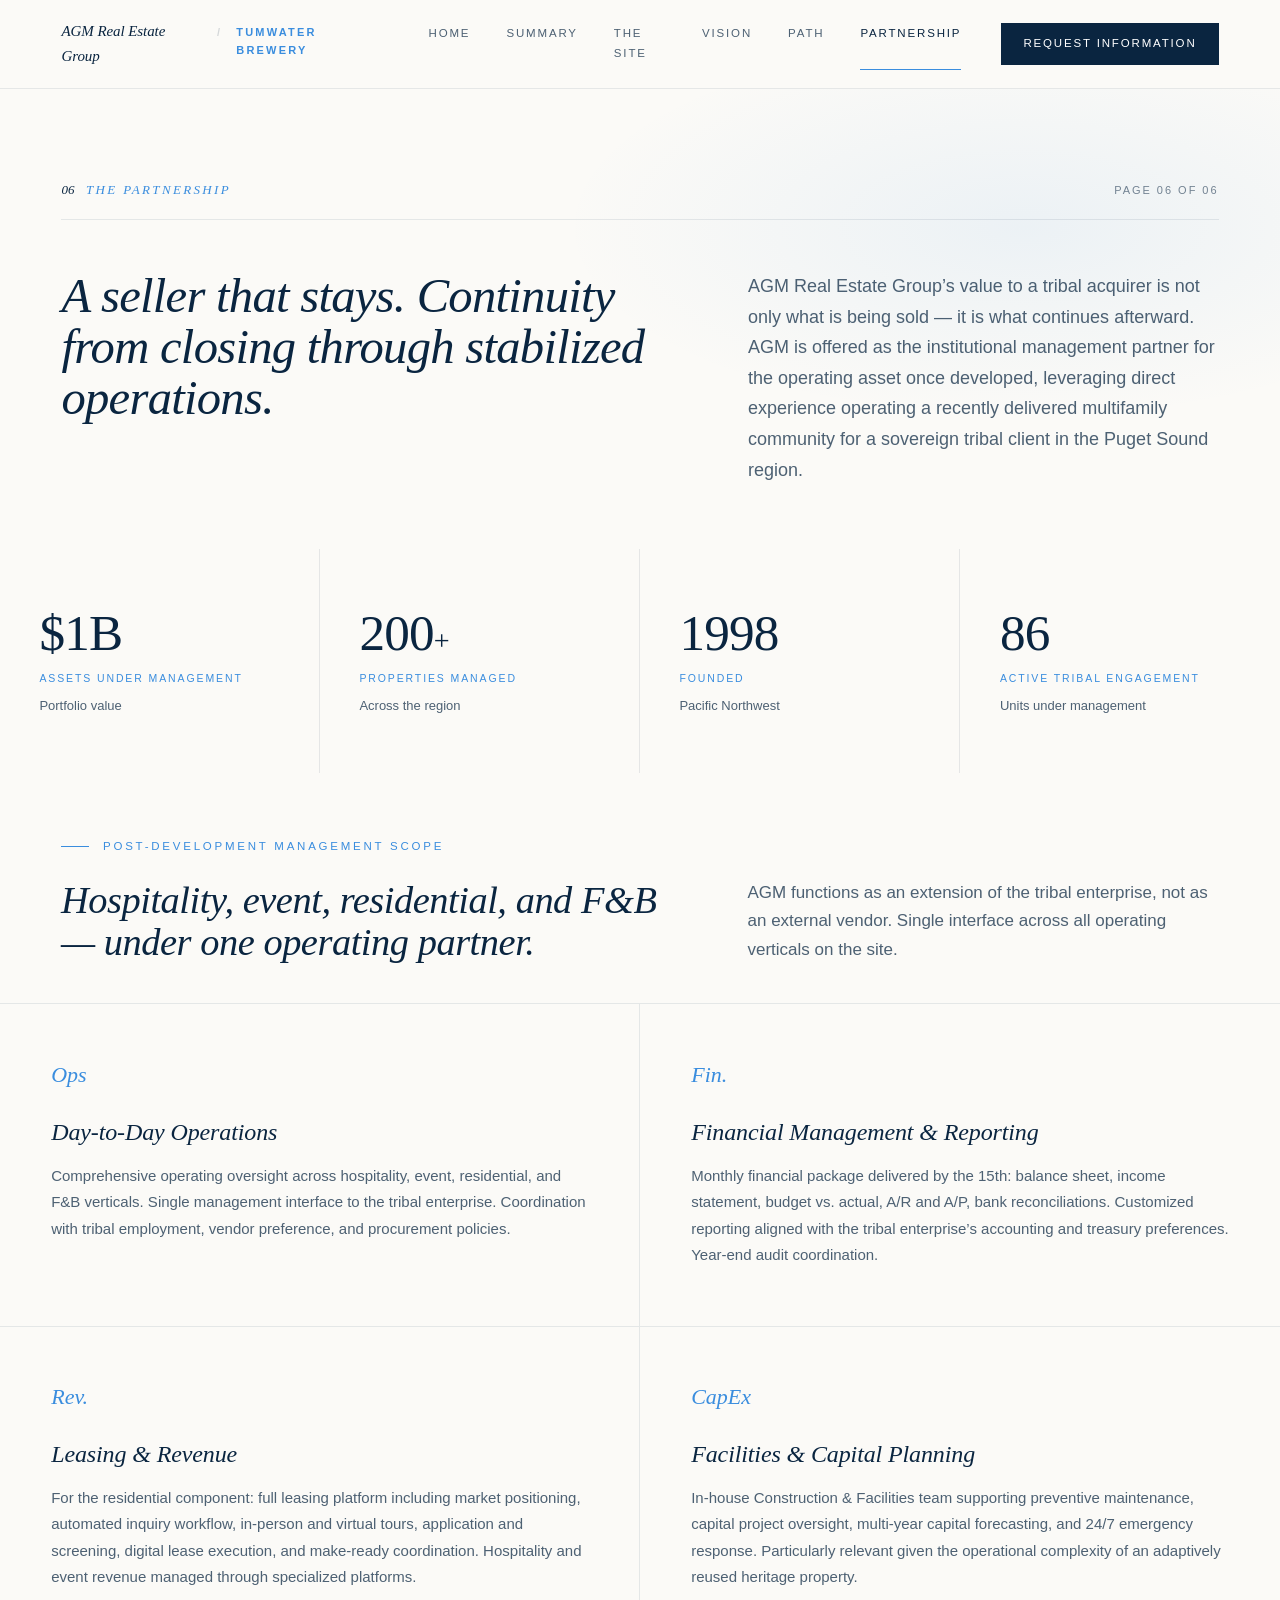
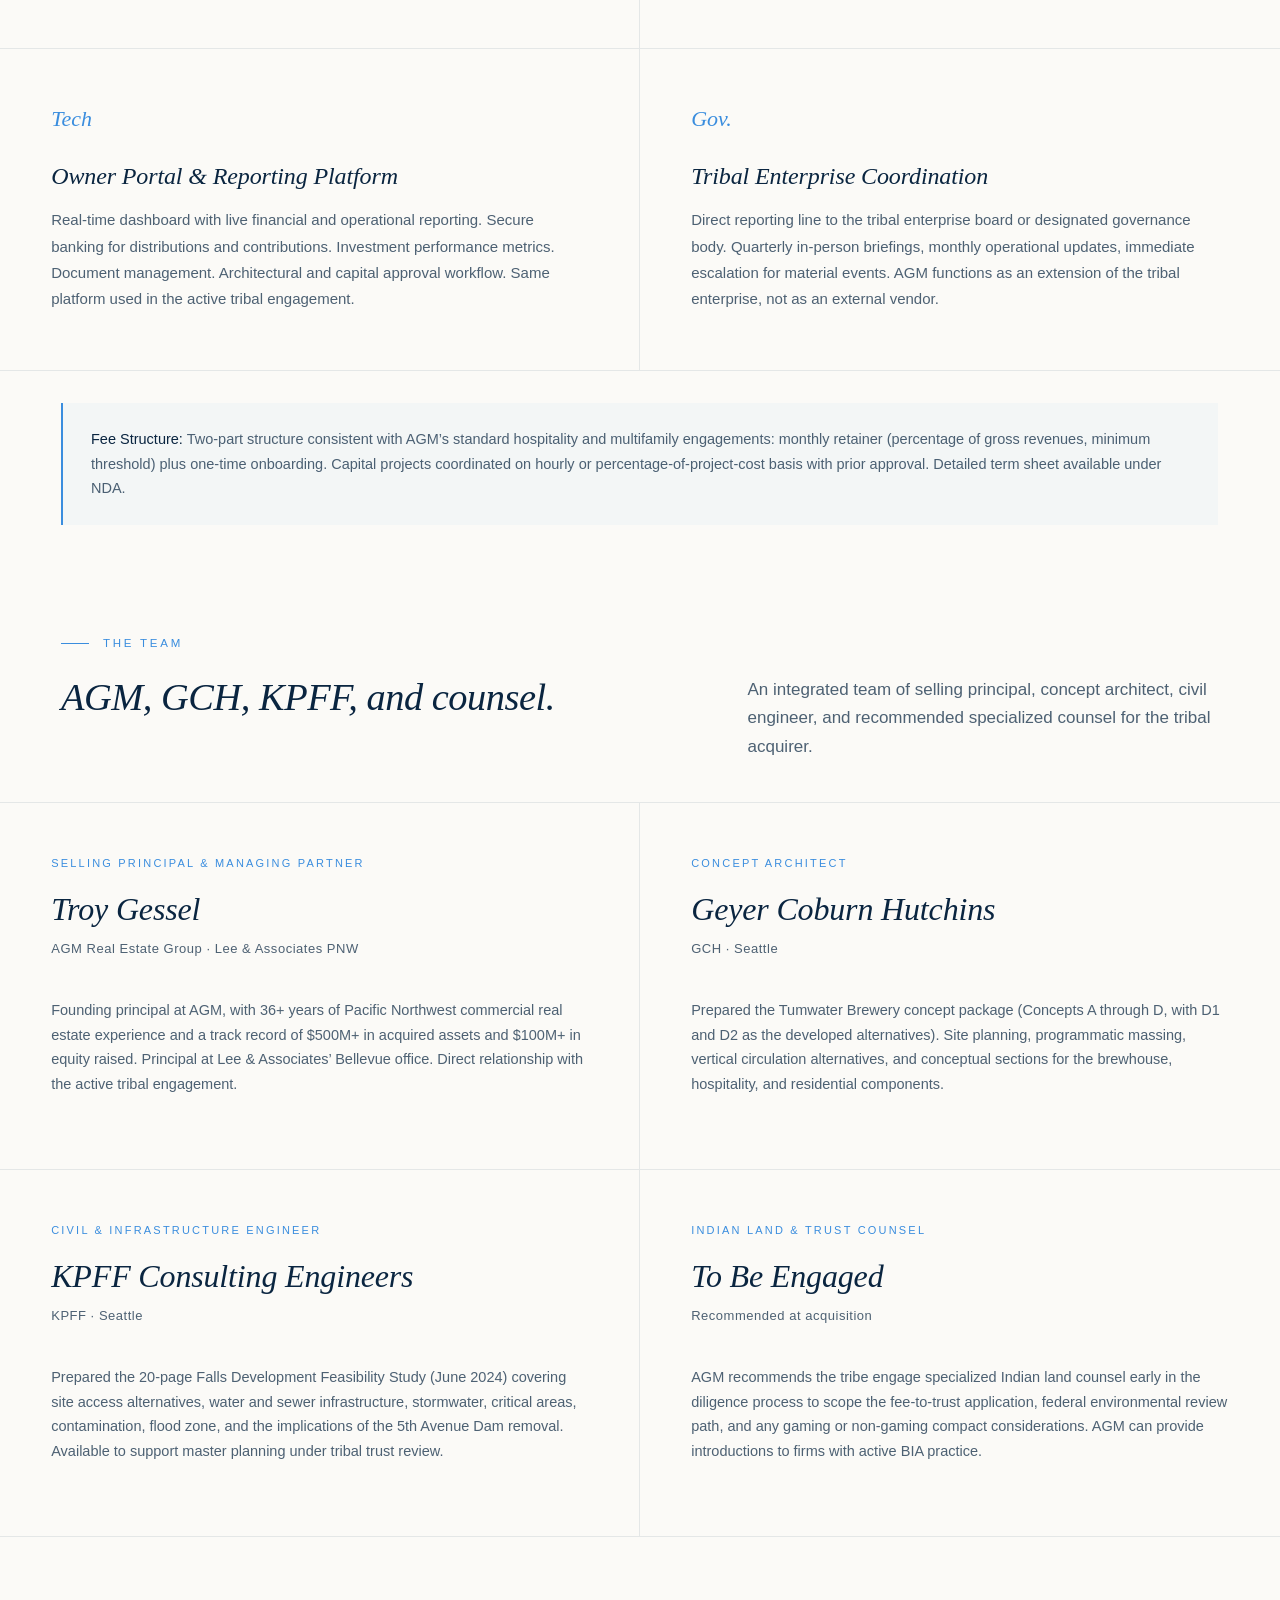
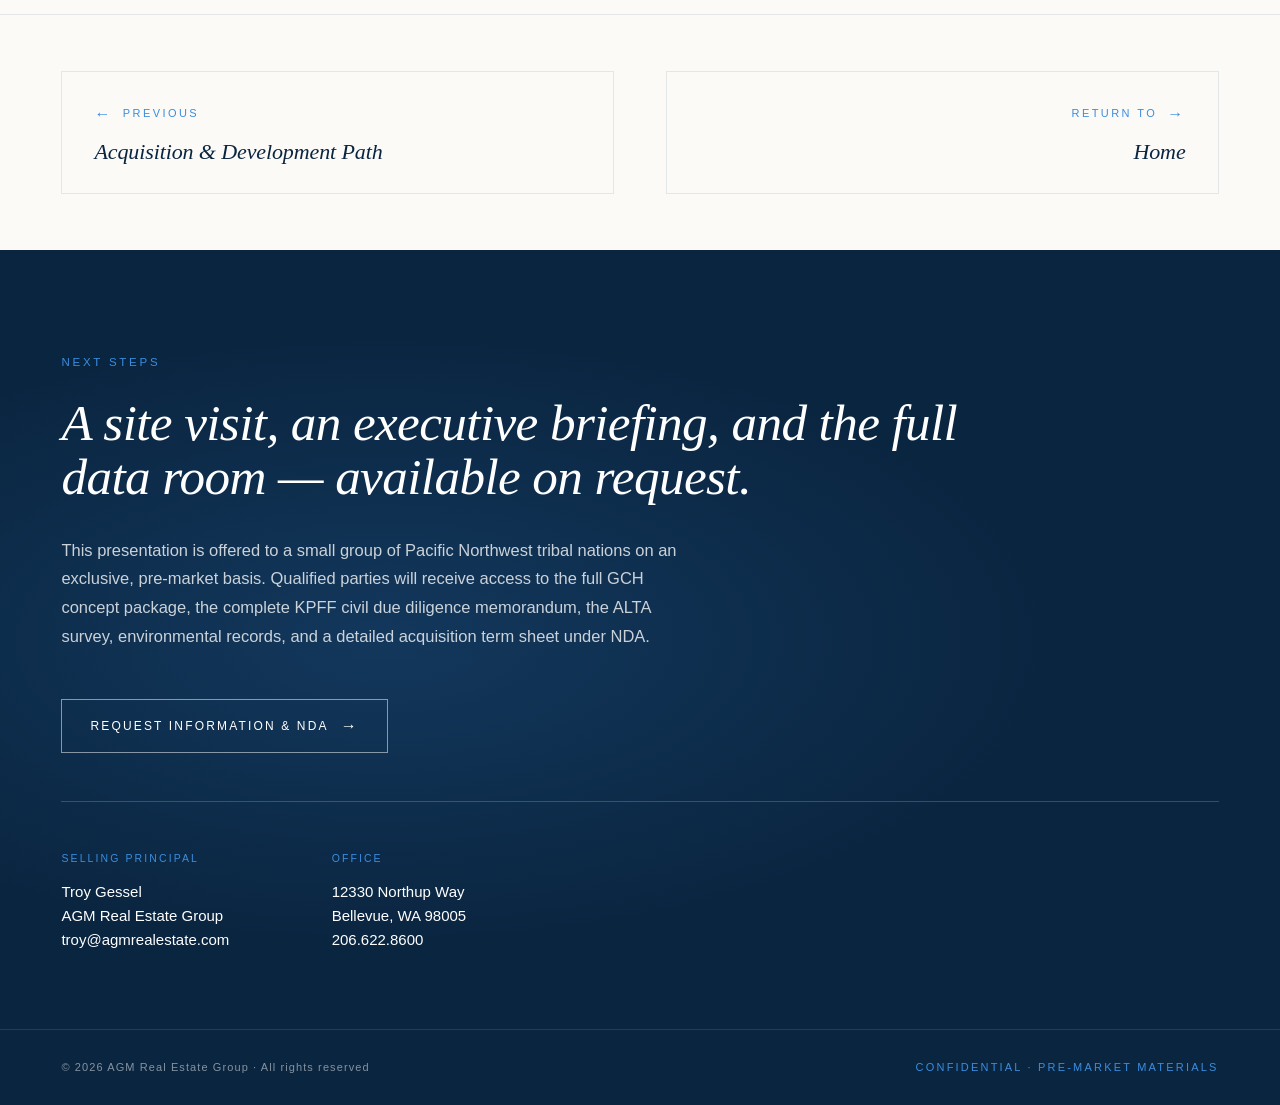
<file: partnership.html>
<!DOCTYPE html>
<html lang="en">
<head>
<meta charset="UTF-8">
<meta name="viewport" content="width=device-width, initial-scale=1.0">
<title>The Partnership — Tumwater Brewery | AGM Real Estate Group</title>
<link rel="stylesheet" href="css/site.css?v=2">
<meta name="robots" content="noindex, nofollow, noarchive, nosnippet">
<meta name="description" content="A seller that stays. Continuity from closing through stabilized operations across hospitality, event, residential, and F&B verticals.">
<meta property="og:title" content="The Partnership — Tumwater Brewery">
<meta property="og:description" content="A seller that stays. Continuity from closing through stabilized operations across hospitality, event, residential, and F&B verticals.">
<meta property="og:type" content="website">
<meta property="og:image" content="/images/hero_brewhouse.jpg">
<meta name="twitter:card" content="summary_large_image">
<meta name="theme-color" content="#0A2540">
<link rel="icon" href="data:image/svg+xml,%3Csvg xmlns='http://www.w3.org/2000/svg' viewBox='0 0 32 32'%3E%3Crect width='32' height='32' fill='%230A2540'/%3E%3Ctext x='16' y='22' font-family='Georgia,serif' font-style='italic' font-size='18' font-weight='500' fill='%233A8DDE' text-anchor='middle'%3ET%3C/text%3E%3C/svg%3E">

</head>
<body>

<nav class="nav">
  <div class="nav-inner">
    <a class="nav-brand" href="index.html">
      <span class="nav-brand-mark">AGM Real Estate Group</span>
      <span class="nav-brand-divider">/</span>
      <span class="nav-brand-project">Tumwater Brewery</span>
    </a>
    <div class="nav-menu">
      <a href="index.html">Home</a>
      <a href="summary.html">Summary</a>
      <a href="site.html">The Site</a>
      <a href="vision.html">Vision</a>
      <a href="path.html">Path</a>
      <a href="partnership.html" class="active">Partnership</a>
    </div>
    <a class="nav-cta" href="mailto:troy@agmrealestate.com?subject=Tumwater%20Brewery%20Acquisition">Request Information</a>
  </div>
</nav>


<!-- ================================================================
     PAGE HEADER
     ================================================================ -->
<header class="page-header">
  <div class="container">
    <div class="page-header-meta">
      <span class="page-section"><em>06</em> The Partnership</span>
      <span class="page-counter">Page 06 of 06</span>
    </div>
    <h1 class="page-header-title"><em>A seller that stays.</em> Continuity from closing through stabilized operations.</h1>
    <p class="page-header-subtitle">AGM Real Estate Group&rsquo;s value to a tribal acquirer is not only what is being sold &mdash; it is what continues afterward. AGM is offered as the institutional management partner for the operating asset once developed, leveraging direct experience operating a recently delivered multifamily community for a sovereign tribal client in the Puget Sound region.</p>
  </div>
</header>


<!-- ================================================================
     AGM SCALE MARQUEE
     ================================================================ -->
<section class="section-tight">
  <div class="container">
    <div class="stat-marquee">
      <div class="stat">
        <div class="stat-num">$1B</div>
        <div class="stat-label">Assets Under Management</div>
        <div class="stat-detail">Portfolio value</div>
      </div>
      <div class="stat">
        <div class="stat-num">200<span class="small">+</span></div>
        <div class="stat-label">Properties Managed</div>
        <div class="stat-detail">Across the region</div>
      </div>
      <div class="stat">
        <div class="stat-num">1998</div>
        <div class="stat-label">Founded</div>
        <div class="stat-detail">Pacific Northwest</div>
      </div>
      <div class="stat">
        <div class="stat-num">86</div>
        <div class="stat-label">Active Tribal Engagement</div>
        <div class="stat-detail">Units under management</div>
      </div>
    </div>
  </div>
</section>


<!-- ================================================================
     MANAGEMENT SCOPE
     ================================================================ -->
<section class="section">
  <div class="container">
    <div class="module-head">
      <div class="module-eyebrow">Post-Development Management Scope</div>
      <h2 class="module-title">Hospitality, event, residential, and F&amp;B &mdash; under one operating partner.</h2>
      <p class="module-deck">AGM functions as an extension of the tribal enterprise, not as an external vendor. Single interface across all operating verticals on the site.</p>
    </div>

    <div class="case-grid">
      <div class="case-card">
        <span class="case-num">Ops</span>
        <h3 class="case-title">Day-to-Day Operations</h3>
        <p class="case-body">Comprehensive operating oversight across hospitality, event, residential, and F&amp;B verticals. Single management interface to the tribal enterprise. Coordination with tribal employment, vendor preference, and procurement policies.</p>
      </div>
      <div class="case-card">
        <span class="case-num">Fin.</span>
        <h3 class="case-title">Financial Management &amp; Reporting</h3>
        <p class="case-body">Monthly financial package delivered by the 15th: balance sheet, income statement, budget vs. actual, A/R and A/P, bank reconciliations. Customized reporting aligned with the tribal enterprise&rsquo;s accounting and treasury preferences. Year-end audit coordination.</p>
      </div>
      <div class="case-card">
        <span class="case-num">Rev.</span>
        <h3 class="case-title">Leasing &amp; Revenue</h3>
        <p class="case-body">For the residential component: full leasing platform including market positioning, automated inquiry workflow, in-person and virtual tours, application and screening, digital lease execution, and make-ready coordination. Hospitality and event revenue managed through specialized platforms.</p>
      </div>
      <div class="case-card">
        <span class="case-num">CapEx</span>
        <h3 class="case-title">Facilities &amp; Capital Planning</h3>
        <p class="case-body">In-house Construction &amp; Facilities team supporting preventive maintenance, capital project oversight, multi-year capital forecasting, and 24/7 emergency response. Particularly relevant given the operational complexity of an adaptively reused heritage property.</p>
      </div>
      <div class="case-card">
        <span class="case-num">Tech</span>
        <h3 class="case-title">Owner Portal &amp; Reporting Platform</h3>
        <p class="case-body">Real-time dashboard with live financial and operational reporting. Secure banking for distributions and contributions. Investment performance metrics. Document management. Architectural and capital approval workflow. Same platform used in the active tribal engagement.</p>
      </div>
      <div class="case-card">
        <span class="case-num">Gov.</span>
        <h3 class="case-title">Tribal Enterprise Coordination</h3>
        <p class="case-body">Direct reporting line to the tribal enterprise board or designated governance body. Quarterly in-person briefings, monthly operational updates, immediate escalation for material events. AGM functions as an extension of the tribal enterprise, not as an external vendor.</p>
      </div>
    </div>

    <p class="note"><strong>Fee Structure:</strong> Two-part structure consistent with AGM&rsquo;s standard hospitality and multifamily engagements: monthly retainer (percentage of gross revenues, minimum threshold) plus one-time onboarding. Capital projects coordinated on hourly or percentage-of-project-cost basis with prior approval. Detailed term sheet available under NDA.</p>

  </div>
</section>


<!-- ================================================================
     THE TEAM
     ================================================================ -->
<section class="section section-paper">
  <div class="container">
    <div class="module-head">
      <div class="module-eyebrow">The Team</div>
      <h2 class="module-title">AGM, GCH, KPFF, and counsel.</h2>
      <p class="module-deck">An integrated team of selling principal, concept architect, civil engineer, and recommended specialized counsel for the tribal acquirer.</p>
    </div>

    <div class="team-grid">
      <div class="team-card">
        <div class="team-role">Selling Principal &amp; Managing Partner</div>
        <h3 class="team-name">Troy Gessel</h3>
        <div class="team-firm">AGM Real Estate Group &middot; Lee &amp; Associates PNW</div>
        <p class="team-bio">Founding principal at AGM, with 36+ years of Pacific Northwest commercial real estate experience and a track record of $500M+ in acquired assets and $100M+ in equity raised. Principal at Lee &amp; Associates&rsquo; Bellevue office. Direct relationship with the active tribal engagement.</p>
      </div>
      <div class="team-card">
        <div class="team-role">Concept Architect</div>
        <h3 class="team-name">Geyer Coburn Hutchins</h3>
        <div class="team-firm">GCH &middot; Seattle</div>
        <p class="team-bio">Prepared the Tumwater Brewery concept package (Concepts A through D, with D1 and D2 as the developed alternatives). Site planning, programmatic massing, vertical circulation alternatives, and conceptual sections for the brewhouse, hospitality, and residential components.</p>
      </div>
      <div class="team-card">
        <div class="team-role">Civil &amp; Infrastructure Engineer</div>
        <h3 class="team-name">KPFF Consulting Engineers</h3>
        <div class="team-firm">KPFF &middot; Seattle</div>
        <p class="team-bio">Prepared the 20-page Falls Development Feasibility Study (June 2024) covering site access alternatives, water and sewer infrastructure, stormwater, critical areas, contamination, flood zone, and the implications of the 5th Avenue Dam removal. Available to support master planning under tribal trust review.</p>
      </div>
      <div class="team-card">
        <div class="team-role">Indian Land &amp; Trust Counsel</div>
        <h3 class="team-name">To Be Engaged</h3>
        <div class="team-firm">Recommended at acquisition</div>
        <p class="team-bio">AGM recommends the tribe engage specialized Indian land counsel early in the diligence process to scope the fee-to-trust application, federal environmental review path, and any gaming or non-gaming compact considerations. AGM can provide introductions to firms with active BIA practice.</p>
      </div>
    </div>
  </div>
</section>


<!-- ================================================================
     PAGE NAV
     ================================================================ -->
<section class="page-nav">
  <div class="page-nav-inner">
    <a class="page-nav-link prev" href="path.html">
      <div class="dir">Previous</div>
      <div class="title">Acquisition &amp; Development Path</div>
    </a>
    <a class="page-nav-link next" href="index.html">
      <div class="dir">Return to</div>
      <div class="title">Home</div>
    </a>
  </div>
</section>


<!-- ================================================================
     CLOSING CTA  (full closing on the last page)
     ================================================================ -->
<section class="cta-band">
  <div class="container">
    <div class="cta-band-eyebrow">Next Steps</div>
    <h2>A site visit, an executive briefing, and the full data room &mdash; available on request.</h2>
    <p>This presentation is offered to a small group of Pacific Northwest tribal nations on an exclusive, pre-market basis. Qualified parties will receive access to the full GCH concept package, the complete KPFF civil due diligence memorandum, the ALTA survey, environmental records, and a detailed acquisition term sheet under NDA.</p>
    <a class="btn btn-light" href="mailto:troy@agmrealestate.com?subject=Tumwater%20Brewery%20Acquisition">Request Information &amp; NDA <span class="arrow">→</span></a>

    <div class="cta-contacts">
      <div class="cta-contact">
        <div class="label">Selling Principal</div>
        <div class="value">Troy Gessel<br>AGM Real Estate Group<br>troy@agmrealestate.com</div>
      </div>
      <div class="cta-contact">
        <div class="label">Office</div>
        <div class="value">12330 Northup Way<br>Bellevue, WA 98005<br>206.622.8600</div>
      </div>
    </div>
  </div>
</section>

<footer class="footer">
  <div class="footer-inner">
    <span>&copy; 2026 AGM Real Estate Group &middot; All rights reserved</span>
    <span class="conf">Confidential &middot; Pre-Market Materials</span>
  </div>
</footer>

<script src="js/reveal.js?v=2" defer></script>
</body>
</html>
</file>
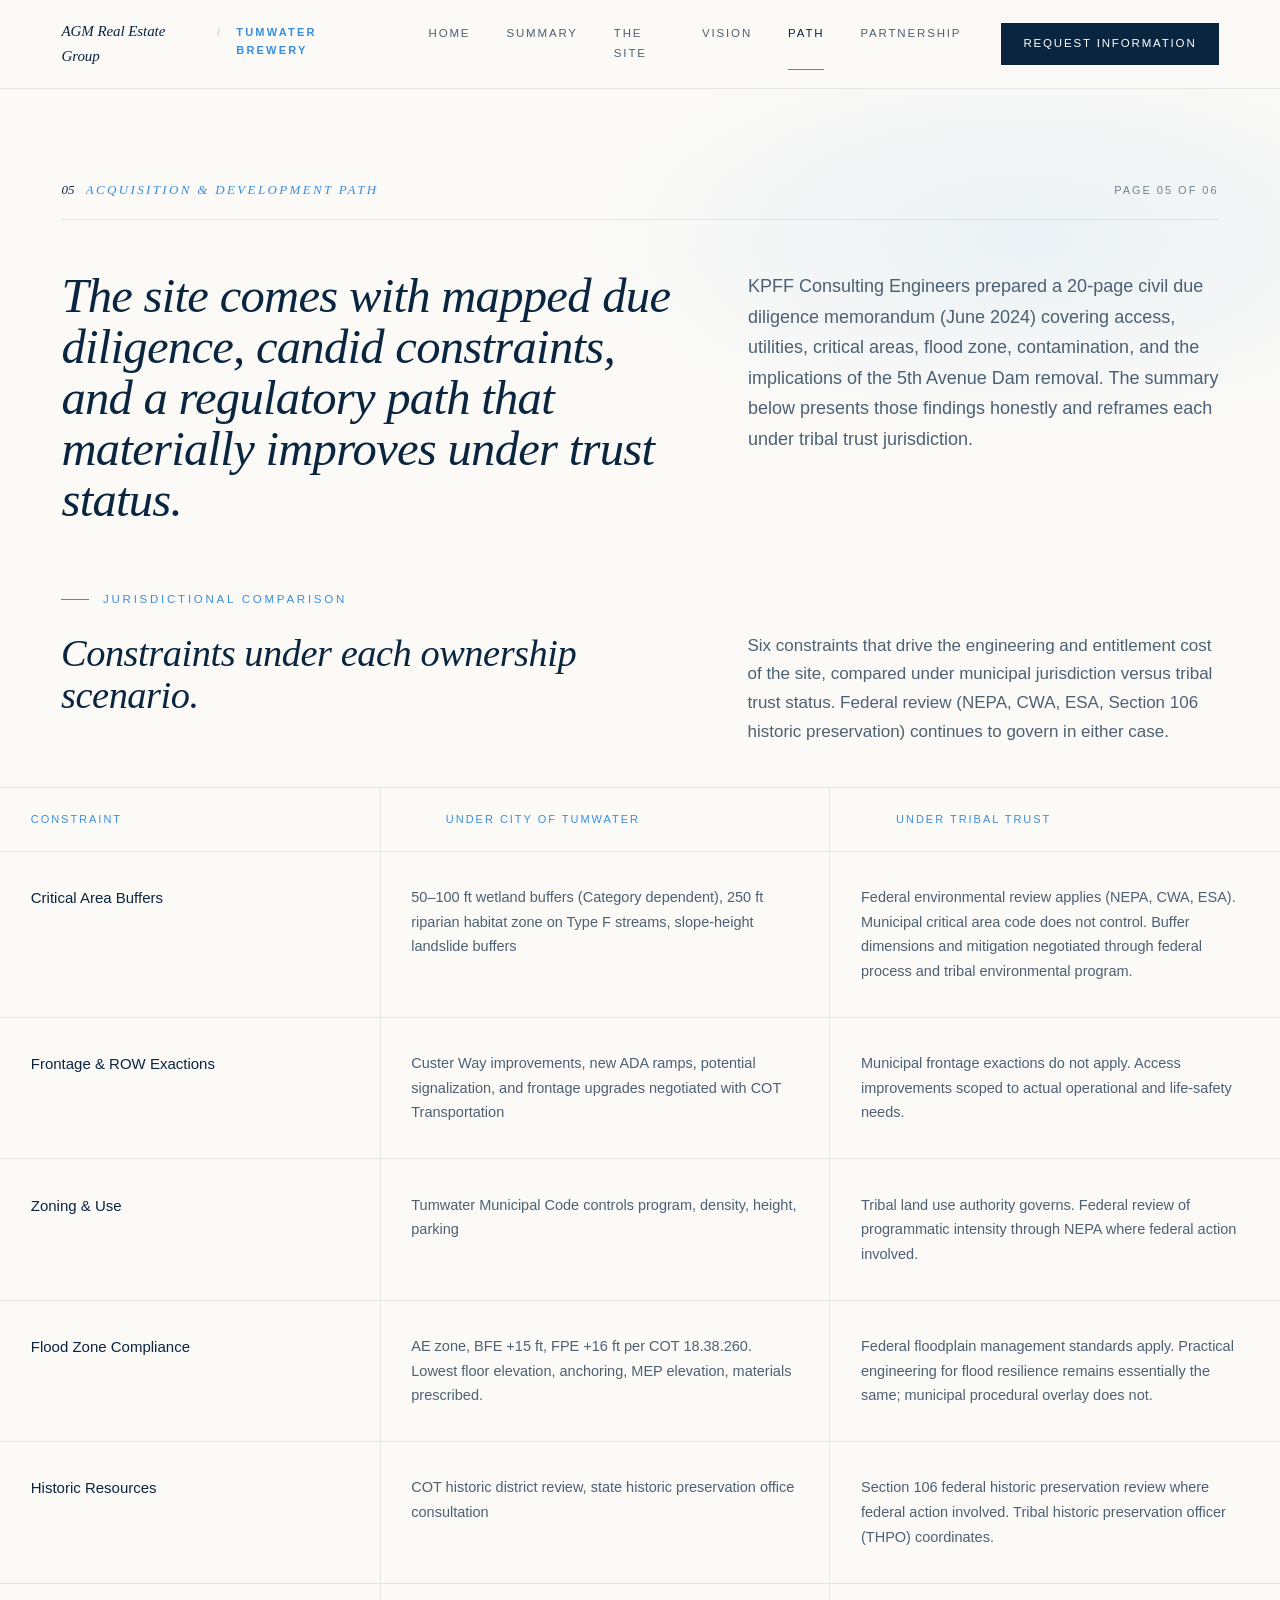
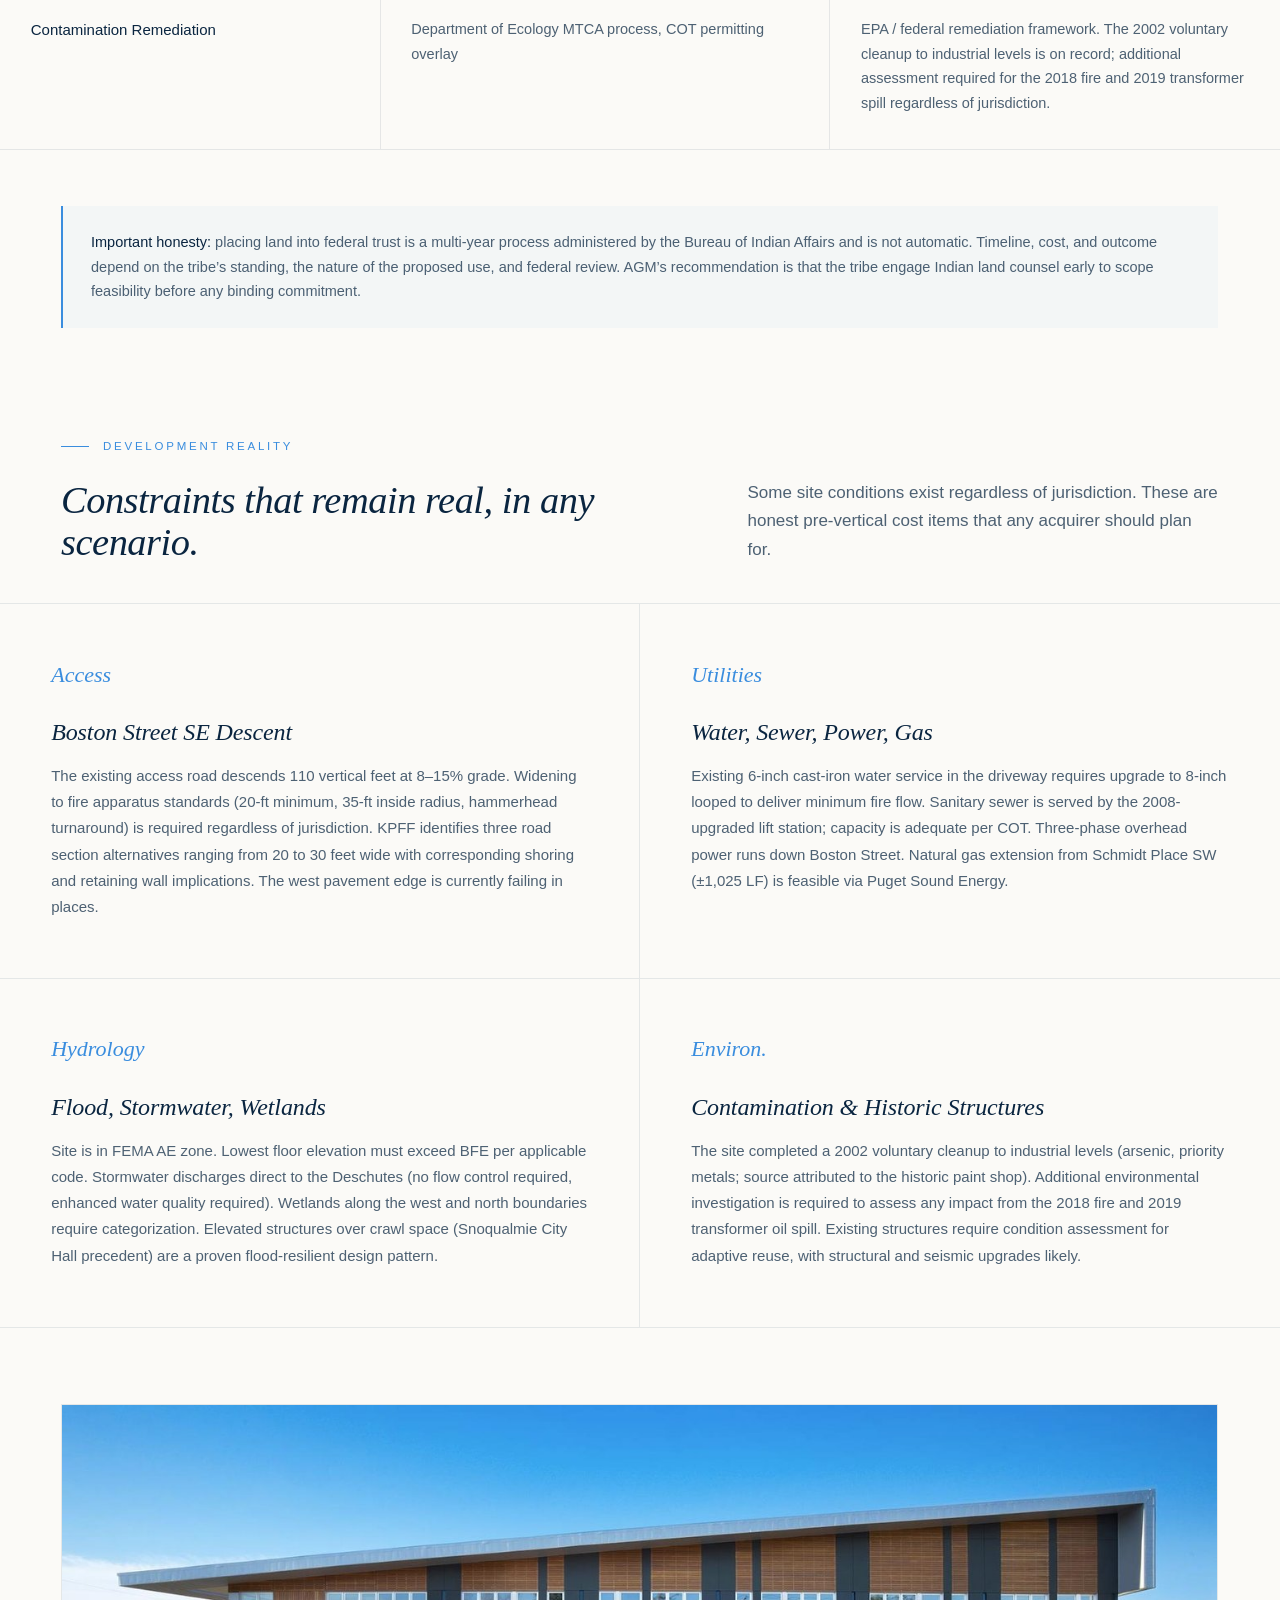
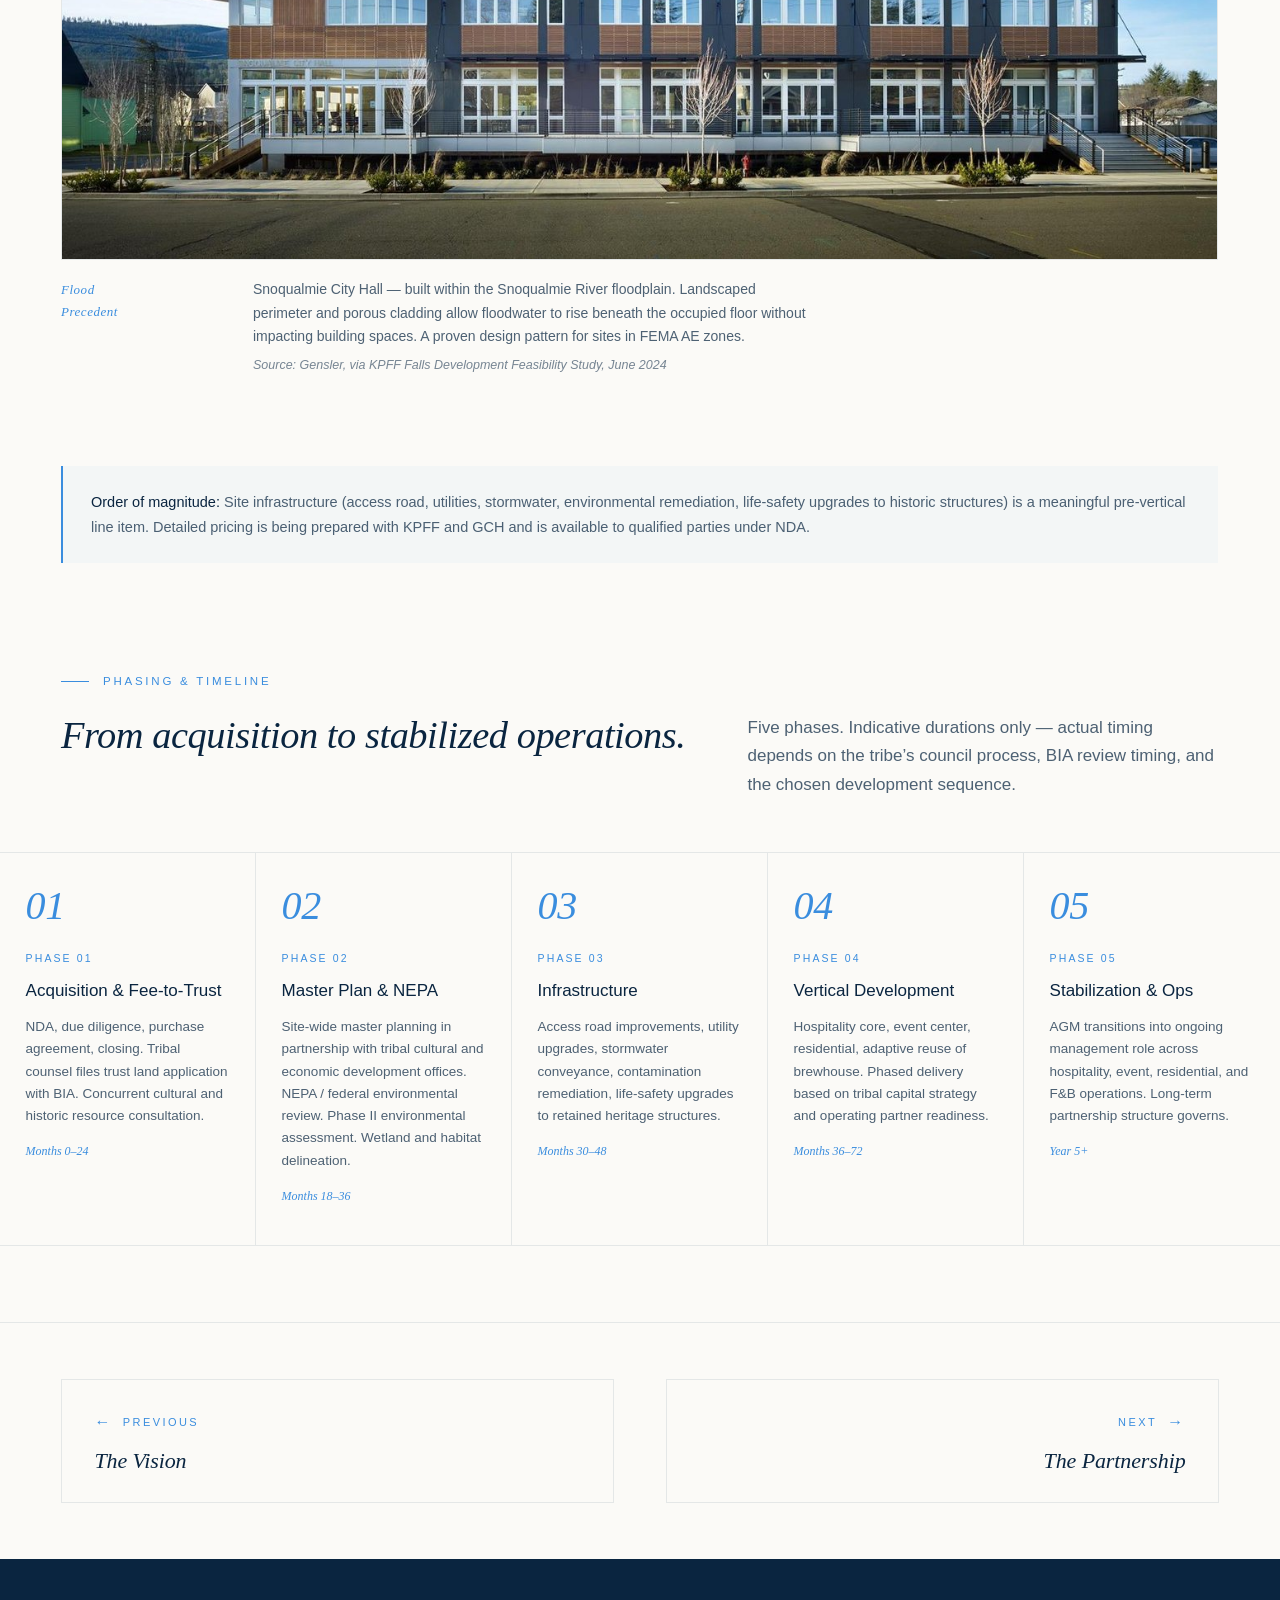
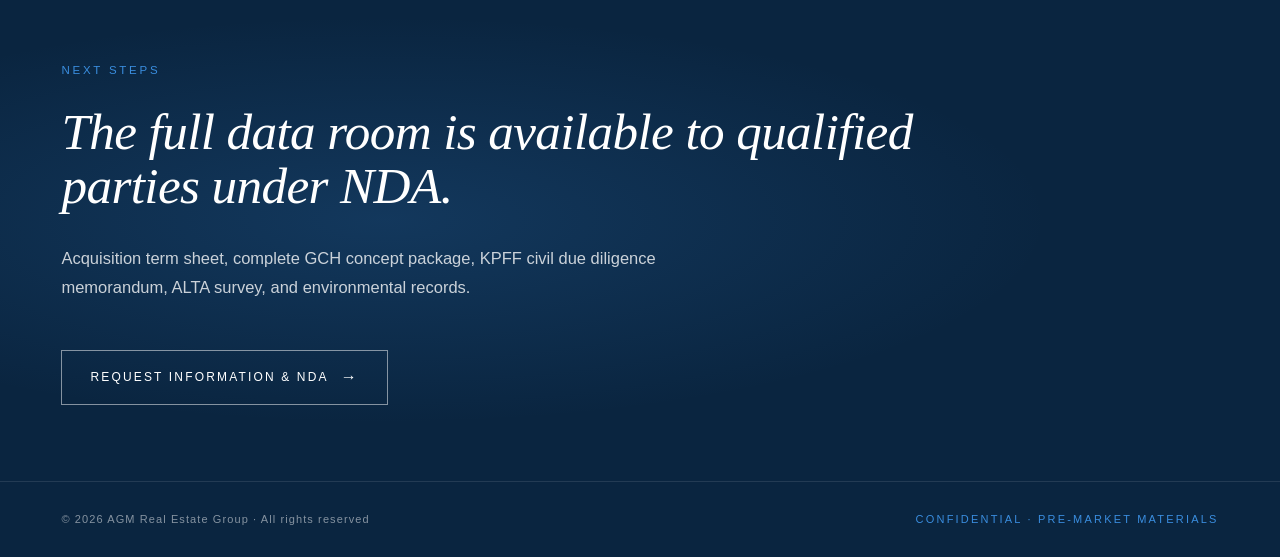
<file: path.html>
<!DOCTYPE html>
<html lang="en">
<head>
<meta charset="UTF-8">
<meta name="viewport" content="width=device-width, initial-scale=1.0">
<title>Acquisition &amp; Development Path — Tumwater Brewery | AGM Real Estate Group</title>
<link rel="stylesheet" href="css/site.css?v=2">
<meta name="robots" content="noindex, nofollow, noarchive, nosnippet">
<meta name="description" content="KPFF's civil due diligence reframed under tribal trust status. Constraint comparison by jurisdiction, plus a five-phase timeline.">
<meta property="og:title" content="Acquisition & Development Path — Tumwater Brewery">
<meta property="og:description" content="KPFF's civil due diligence reframed under tribal trust status. Constraint comparison by jurisdiction, plus a five-phase timeline.">
<meta property="og:type" content="website">
<meta property="og:image" content="/images/hero_brewhouse.jpg">
<meta name="twitter:card" content="summary_large_image">
<meta name="theme-color" content="#0A2540">
<link rel="icon" href="data:image/svg+xml,%3Csvg xmlns='http://www.w3.org/2000/svg' viewBox='0 0 32 32'%3E%3Crect width='32' height='32' fill='%230A2540'/%3E%3Ctext x='16' y='22' font-family='Georgia,serif' font-style='italic' font-size='18' font-weight='500' fill='%233A8DDE' text-anchor='middle'%3ET%3C/text%3E%3C/svg%3E">

</head>
<body>

<nav class="nav">
  <div class="nav-inner">
    <a class="nav-brand" href="index.html">
      <span class="nav-brand-mark">AGM Real Estate Group</span>
      <span class="nav-brand-divider">/</span>
      <span class="nav-brand-project">Tumwater Brewery</span>
    </a>
    <div class="nav-menu">
      <a href="index.html">Home</a>
      <a href="summary.html">Summary</a>
      <a href="site.html">The Site</a>
      <a href="vision.html">Vision</a>
      <a href="path.html" class="active">Path</a>
      <a href="partnership.html">Partnership</a>
    </div>
    <a class="nav-cta" href="mailto:troy@agmrealestate.com?subject=Tumwater%20Brewery%20Acquisition">Request Information</a>
  </div>
</nav>


<!-- ================================================================
     PAGE HEADER
     ================================================================ -->
<header class="page-header">
  <div class="container">
    <div class="page-header-meta">
      <span class="page-section"><em>05</em> Acquisition &amp; Development Path</span>
      <span class="page-counter">Page 05 of 06</span>
    </div>
    <h1 class="page-header-title"><em>The site comes</em> with mapped due diligence, candid constraints, and a regulatory path that materially improves under trust status.</h1>
    <p class="page-header-subtitle">KPFF Consulting Engineers prepared a 20-page civil due diligence memorandum (June 2024) covering access, utilities, critical areas, flood zone, contamination, and the implications of the 5th Avenue Dam removal. The summary below presents those findings honestly and reframes each under tribal trust jurisdiction.</p>
  </div>
</header>


<!-- ================================================================
     JURISDICTIONAL COMPARISON
     ================================================================ -->
<section class="section">
  <div class="container">
    <div class="module-head">
      <div class="module-eyebrow">Jurisdictional Comparison</div>
      <h2 class="module-title">Constraints under each ownership scenario.</h2>
      <p class="module-deck">Six constraints that drive the engineering and entitlement cost of the site, compared under municipal jurisdiction versus tribal trust status. Federal review (NEPA, CWA, ESA, Section 106 historic preservation) continues to govern in either case.</p>
    </div>

    <div class="comp-table">
      <div class="comp-head">
        <div>Constraint</div>
        <div>Under City of Tumwater</div>
        <div>Under Tribal Trust</div>
      </div>

      <div class="comp-row">
        <div>Critical Area Buffers</div>
        <div>50&ndash;100 ft wetland buffers (Category dependent), 250 ft riparian habitat zone on Type F streams, slope-height landslide buffers</div>
        <div>Federal environmental review applies (NEPA, CWA, ESA). Municipal critical area code does not control. Buffer dimensions and mitigation negotiated through federal process and tribal environmental program.</div>
      </div>

      <div class="comp-row">
        <div>Frontage &amp; ROW Exactions</div>
        <div>Custer Way improvements, new ADA ramps, potential signalization, and frontage upgrades negotiated with COT Transportation</div>
        <div>Municipal frontage exactions do not apply. Access improvements scoped to actual operational and life-safety needs.</div>
      </div>

      <div class="comp-row">
        <div>Zoning &amp; Use</div>
        <div>Tumwater Municipal Code controls program, density, height, parking</div>
        <div>Tribal land use authority governs. Federal review of programmatic intensity through NEPA where federal action involved.</div>
      </div>

      <div class="comp-row">
        <div>Flood Zone Compliance</div>
        <div>AE zone, BFE +15 ft, FPE +16 ft per COT 18.38.260. Lowest floor elevation, anchoring, MEP elevation, materials prescribed.</div>
        <div>Federal floodplain management standards apply. Practical engineering for flood resilience remains essentially the same; municipal procedural overlay does not.</div>
      </div>

      <div class="comp-row">
        <div>Historic Resources</div>
        <div>COT historic district review, state historic preservation office consultation</div>
        <div>Section 106 federal historic preservation review where federal action involved. Tribal historic preservation officer (THPO) coordinates.</div>
      </div>

      <div class="comp-row">
        <div>Contamination Remediation</div>
        <div>Department of Ecology MTCA process, COT permitting overlay</div>
        <div>EPA / federal remediation framework. The 2002 voluntary cleanup to industrial levels is on record; additional assessment required for the 2018 fire and 2019 transformer spill regardless of jurisdiction.</div>
      </div>
    </div>

    <p class="note"><strong>Important honesty:</strong> placing land into federal trust is a multi-year process administered by the Bureau of Indian Affairs and is not automatic. Timeline, cost, and outcome depend on the tribe&rsquo;s standing, the nature of the proposed use, and federal review. AGM&rsquo;s recommendation is that the tribe engage Indian land counsel early to scope feasibility before any binding commitment.</p>

  </div>
</section>


<!-- ================================================================
     DEVELOPMENT REALITY
     ================================================================ -->
<section class="section section-paper">
  <div class="container">
    <div class="module-head">
      <div class="module-eyebrow">Development Reality</div>
      <h2 class="module-title">Constraints that remain real, in any scenario.</h2>
      <p class="module-deck">Some site conditions exist regardless of jurisdiction. These are honest pre-vertical cost items that any acquirer should plan for.</p>
    </div>

    <div class="case-grid">
      <div class="case-card">
        <span class="case-num">Access</span>
        <h3 class="case-title">Boston Street SE Descent</h3>
        <p class="case-body">The existing access road descends 110 vertical feet at 8&ndash;15% grade. Widening to fire apparatus standards (20-ft minimum, 35-ft inside radius, hammerhead turnaround) is required regardless of jurisdiction. KPFF identifies three road section alternatives ranging from 20 to 30 feet wide with corresponding shoring and retaining wall implications. The west pavement edge is currently failing in places.</p>
      </div>
      <div class="case-card">
        <span class="case-num">Utilities</span>
        <h3 class="case-title">Water, Sewer, Power, Gas</h3>
        <p class="case-body">Existing 6-inch cast-iron water service in the driveway requires upgrade to 8-inch looped to deliver minimum fire flow. Sanitary sewer is served by the 2008-upgraded lift station; capacity is adequate per COT. Three-phase overhead power runs down Boston Street. Natural gas extension from Schmidt Place SW (±1,025 LF) is feasible via Puget Sound Energy.</p>
      </div>
      <div class="case-card">
        <span class="case-num">Hydrology</span>
        <h3 class="case-title">Flood, Stormwater, Wetlands</h3>
        <p class="case-body">Site is in FEMA AE zone. Lowest floor elevation must exceed BFE per applicable code. Stormwater discharges direct to the Deschutes (no flow control required, enhanced water quality required). Wetlands along the west and north boundaries require categorization. Elevated structures over crawl space (Snoqualmie City Hall precedent) are a proven flood-resilient design pattern.</p>
      </div>
      <div class="case-card">
        <span class="case-num">Environ.</span>
        <h3 class="case-title">Contamination &amp; Historic Structures</h3>
        <p class="case-body">The site completed a 2002 voluntary cleanup to industrial levels (arsenic, priority metals; source attributed to the historic paint shop). Additional environmental investigation is required to assess any impact from the 2018 fire and 2019 transformer oil spill. Existing structures require condition assessment for adaptive reuse, with structural and seismic upgrades likely.</p>
      </div>
    </div>

    <div class="figure">
      <div class="figure-frame">
        <img src="images/flood_precedent.jpg" alt="Snoqualmie City Hall — a two-story building elevated on a perimeter base above the Snoqualmie River floodplain, demonstrating a flood-resilient design approach with landscaped perimeter">
      </div>
      <div class="figure-cap">
        <span class="label">Flood<br>Precedent</span>
        <span class="text">Snoqualmie City Hall &mdash; built within the Snoqualmie River floodplain. Landscaped perimeter and porous cladding allow floodwater to rise beneath the occupied floor without impacting building spaces. A proven design pattern for sites in FEMA AE zones.<span class="credit">Source: Gensler, via KPFF Falls Development Feasibility Study, June 2024</span></span>
      </div>
    </div>

    <p class="note"><strong>Order of magnitude:</strong> Site infrastructure (access road, utilities, stormwater, environmental remediation, life-safety upgrades to historic structures) is a meaningful pre-vertical line item. Detailed pricing is being prepared with KPFF and GCH and is available to qualified parties under NDA.</p>

  </div>
</section>


<!-- ================================================================
     PHASING TIMELINE
     ================================================================ -->
<section class="section">
  <div class="container">
    <div class="module-head">
      <div class="module-eyebrow">Phasing &amp; Timeline</div>
      <h2 class="module-title">From acquisition to stabilized operations.</h2>
      <p class="module-deck">Five phases. Indicative durations only &mdash; actual timing depends on the tribe&rsquo;s council process, BIA review timing, and the chosen development sequence.</p>
    </div>

    <div class="steps">
      <div class="step">
        <div class="step-num">01</div>
        <div class="step-label">Phase 01</div>
        <div class="step-name">Acquisition &amp; Fee-to-Trust</div>
        <div class="step-text">NDA, due diligence, purchase agreement, closing. Tribal counsel files trust land application with BIA. Concurrent cultural and historic resource consultation.</div>
        <div class="step-time">Months 0&ndash;24</div>
      </div>
      <div class="step">
        <div class="step-num">02</div>
        <div class="step-label">Phase 02</div>
        <div class="step-name">Master Plan &amp; NEPA</div>
        <div class="step-text">Site-wide master planning in partnership with tribal cultural and economic development offices. NEPA / federal environmental review. Phase II environmental assessment. Wetland and habitat delineation.</div>
        <div class="step-time">Months 18&ndash;36</div>
      </div>
      <div class="step">
        <div class="step-num">03</div>
        <div class="step-label">Phase 03</div>
        <div class="step-name">Infrastructure</div>
        <div class="step-text">Access road improvements, utility upgrades, stormwater conveyance, contamination remediation, life-safety upgrades to retained heritage structures.</div>
        <div class="step-time">Months 30&ndash;48</div>
      </div>
      <div class="step">
        <div class="step-num">04</div>
        <div class="step-label">Phase 04</div>
        <div class="step-name">Vertical Development</div>
        <div class="step-text">Hospitality core, event center, residential, adaptive reuse of brewhouse. Phased delivery based on tribal capital strategy and operating partner readiness.</div>
        <div class="step-time">Months 36&ndash;72</div>
      </div>
      <div class="step">
        <div class="step-num">05</div>
        <div class="step-label">Phase 05</div>
        <div class="step-name">Stabilization &amp; Ops</div>
        <div class="step-text">AGM transitions into ongoing management role across hospitality, event, residential, and F&amp;B operations. Long-term partnership structure governs.</div>
        <div class="step-time">Year 5+</div>
      </div>
    </div>
  </div>
</section>


<!-- ================================================================
     PAGE NAV
     ================================================================ -->
<section class="page-nav">
  <div class="page-nav-inner">
    <a class="page-nav-link prev" href="vision.html">
      <div class="dir">Previous</div>
      <div class="title">The Vision</div>
    </a>
    <a class="page-nav-link next" href="partnership.html">
      <div class="dir">Next</div>
      <div class="title">The Partnership</div>
    </a>
  </div>
</section>


<section class="cta-band">
  <div class="container">
    <div class="cta-band-eyebrow">Next Steps</div>
    <h2>The full data room is available to qualified parties under NDA.</h2>
    <p>Acquisition term sheet, complete GCH concept package, KPFF civil due diligence memorandum, ALTA survey, and environmental records.</p>
    <a class="btn btn-light" href="mailto:troy@agmrealestate.com?subject=Tumwater%20Brewery%20Acquisition">Request Information &amp; NDA <span class="arrow">→</span></a>
  </div>
</section>

<footer class="footer">
  <div class="footer-inner">
    <span>&copy; 2026 AGM Real Estate Group &middot; All rights reserved</span>
    <span class="conf">Confidential &middot; Pre-Market Materials</span>
  </div>
</footer>

<script src="js/reveal.js?v=2" defer></script>
</body>
</html>
</file>
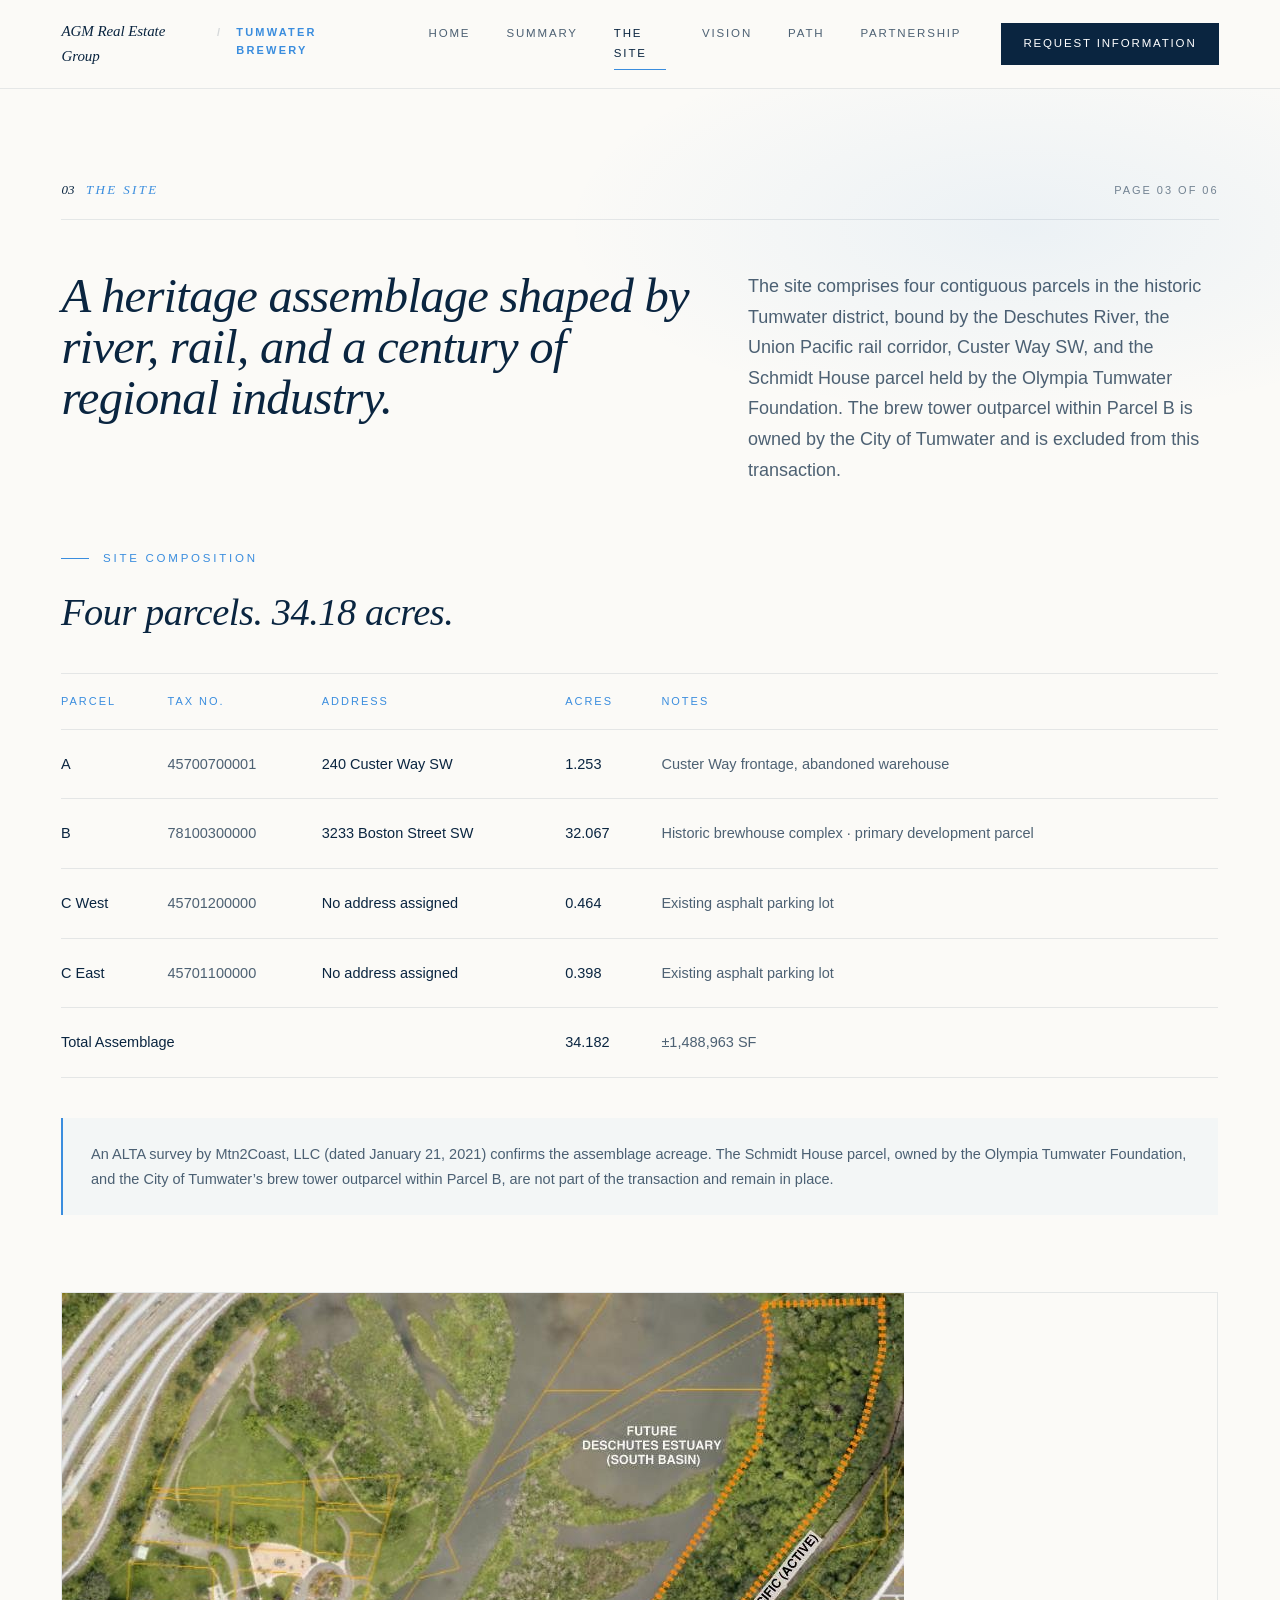
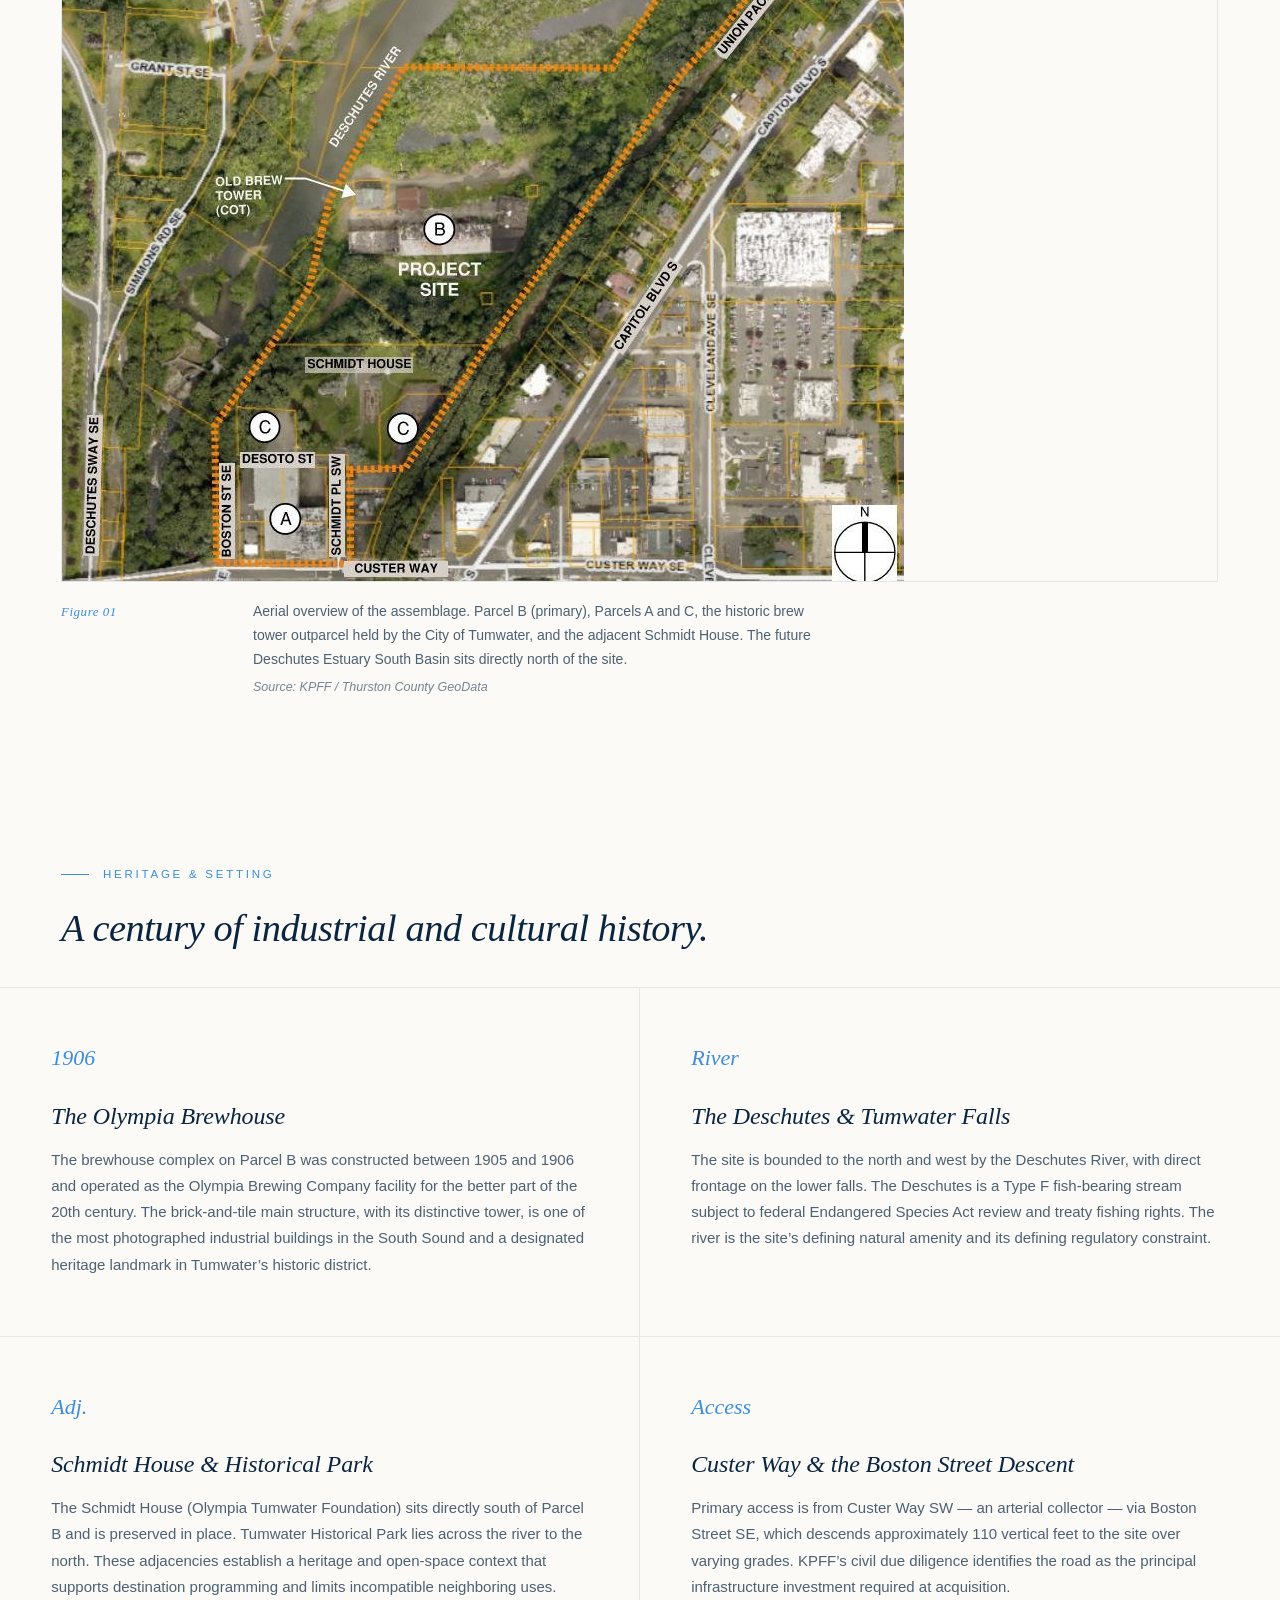
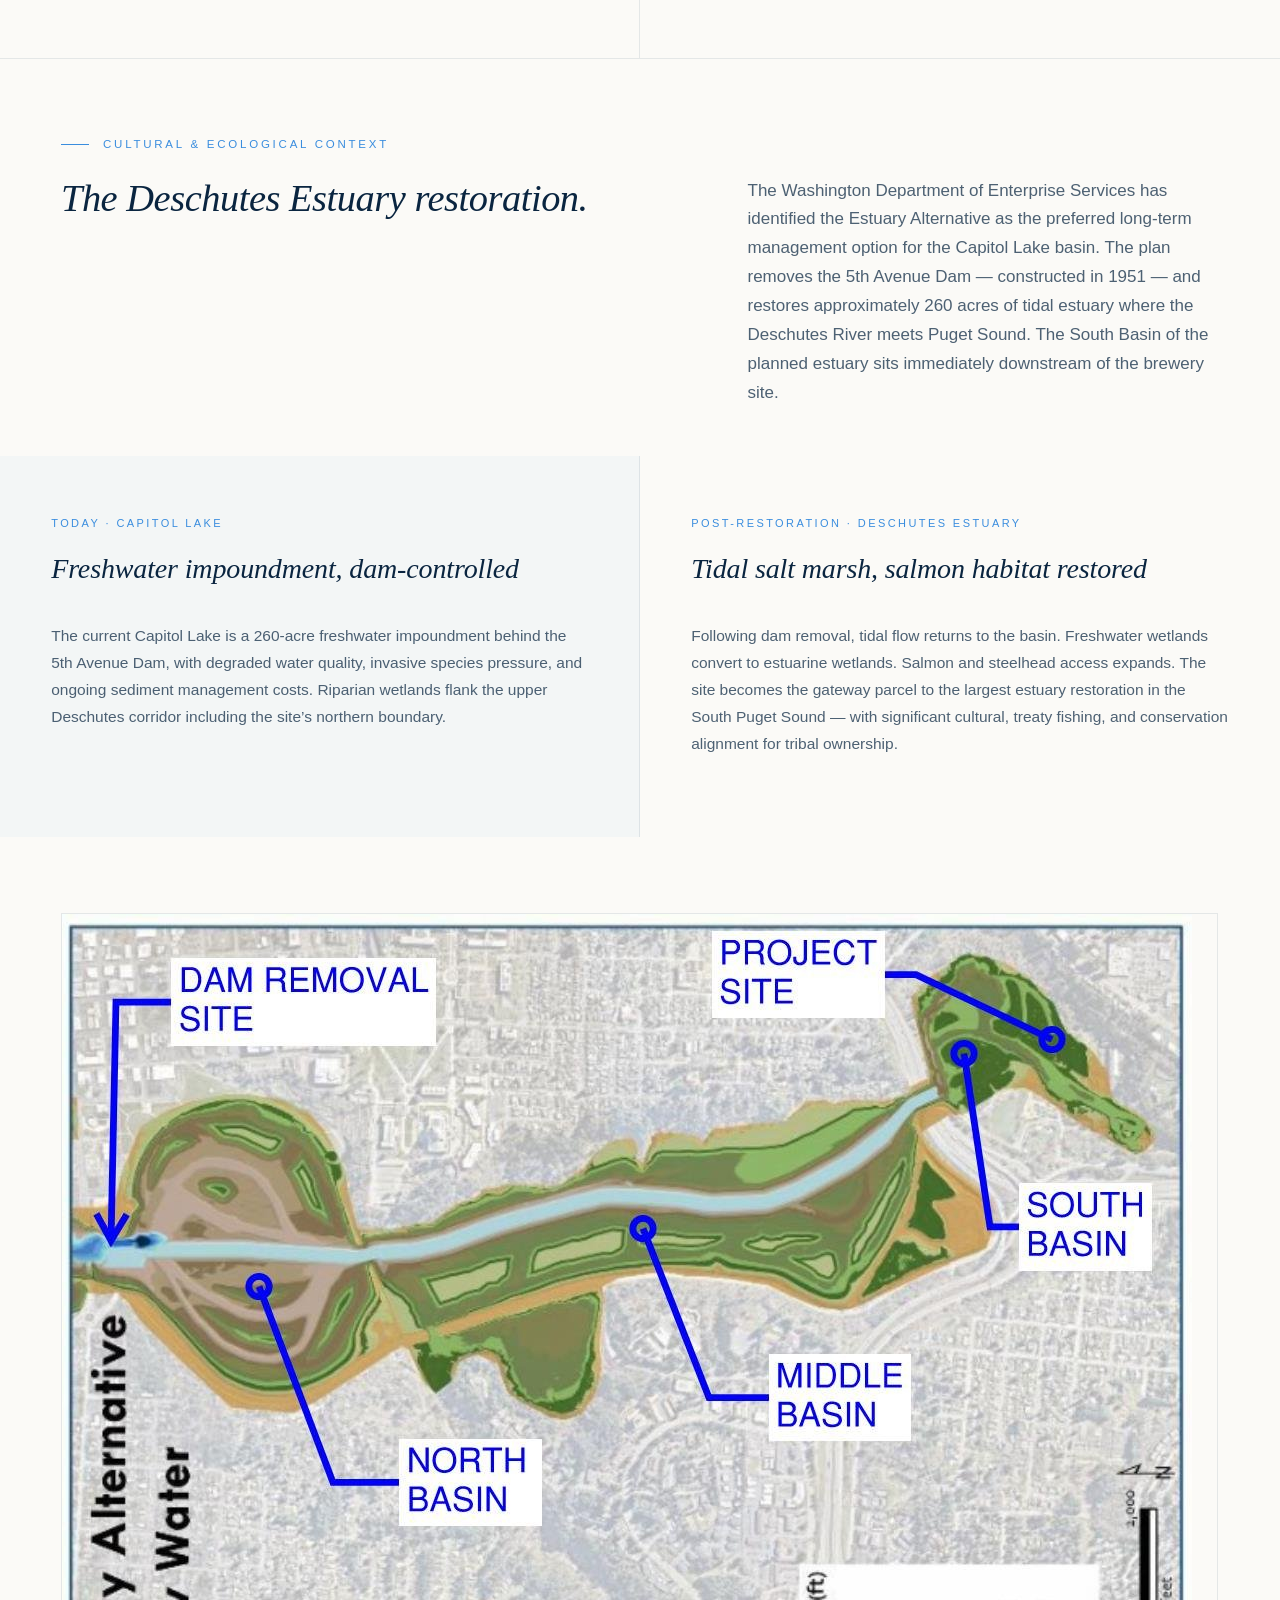
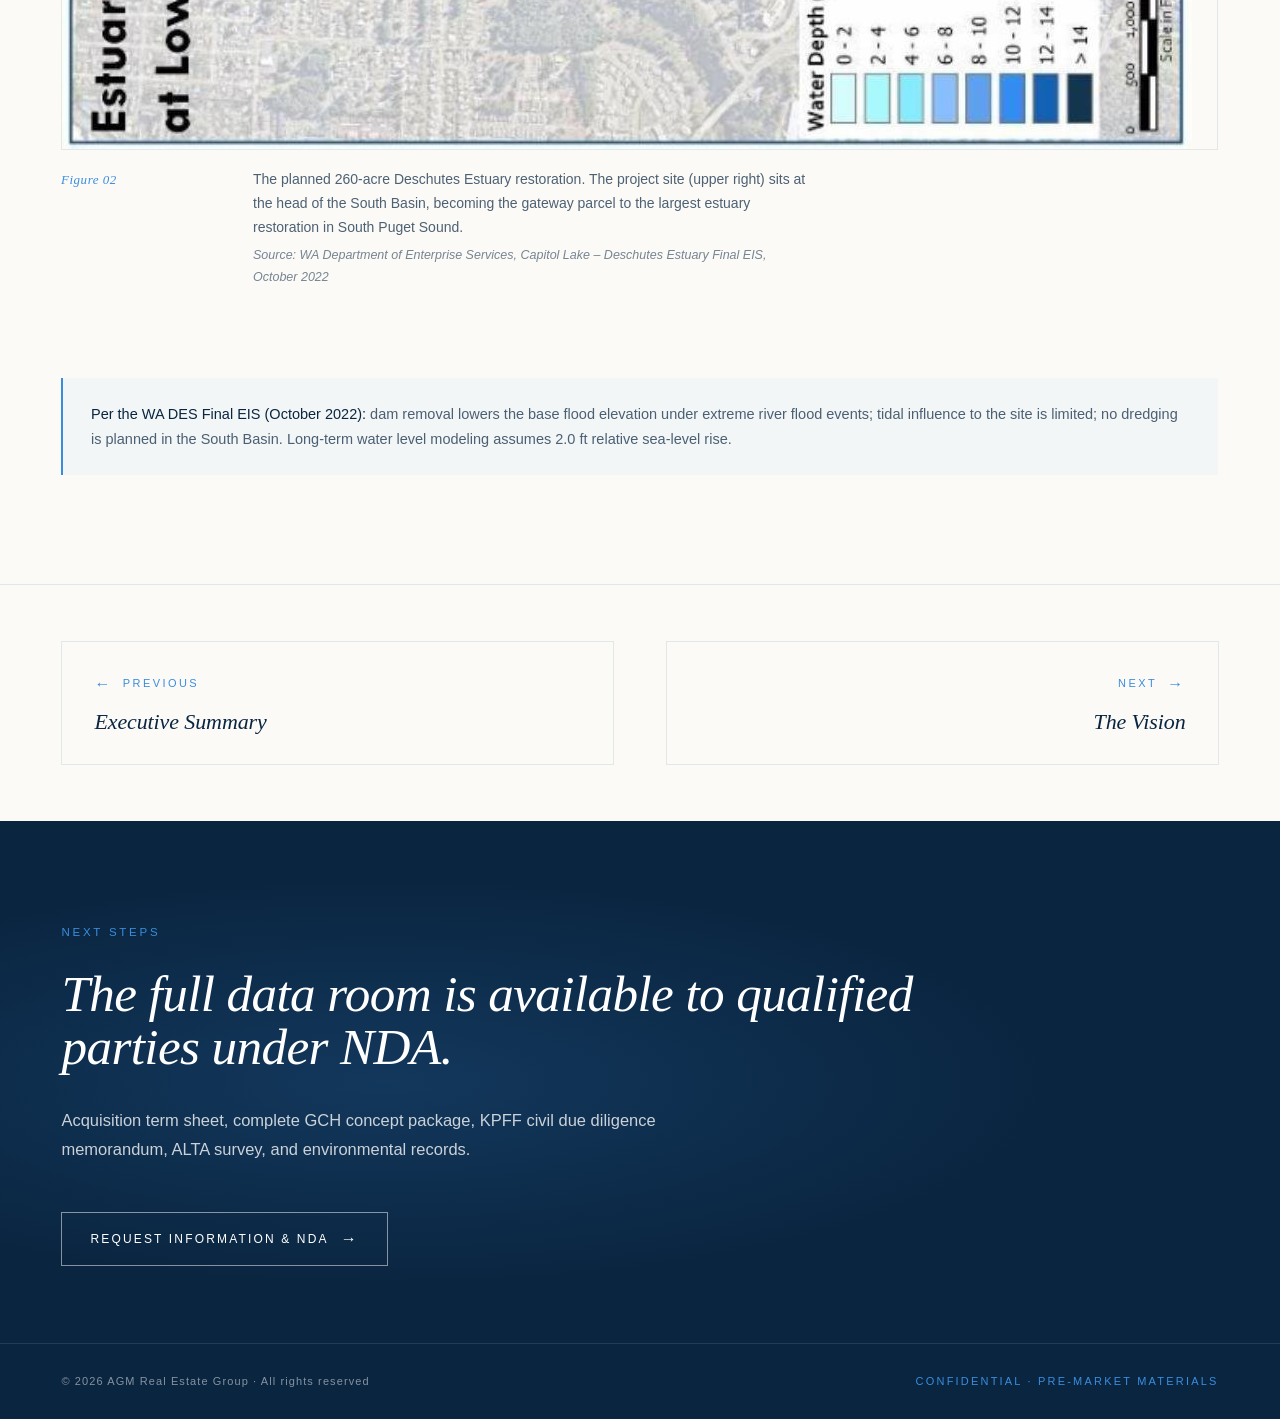
<file: site.html>
<!DOCTYPE html>
<html lang="en">
<head>
<meta charset="UTF-8">
<meta name="viewport" content="width=device-width, initial-scale=1.0">
<title>The Site — Tumwater Brewery | AGM Real Estate Group</title>
<link rel="stylesheet" href="css/site.css?v=2">
<meta name="robots" content="noindex, nofollow, noarchive, nosnippet">
<meta name="description" content="A heritage assemblage shaped by river, rail, and a century of regional industry. Four parcels, 34 acres on the Deschutes River.">
<meta property="og:title" content="The Site — Tumwater Brewery">
<meta property="og:description" content="A heritage assemblage shaped by river, rail, and a century of regional industry. Four parcels, 34 acres on the Deschutes River.">
<meta property="og:type" content="website">
<meta property="og:image" content="/images/hero_brewhouse.jpg">
<meta name="twitter:card" content="summary_large_image">
<meta name="theme-color" content="#0A2540">
<link rel="icon" href="data:image/svg+xml,%3Csvg xmlns='http://www.w3.org/2000/svg' viewBox='0 0 32 32'%3E%3Crect width='32' height='32' fill='%230A2540'/%3E%3Ctext x='16' y='22' font-family='Georgia,serif' font-style='italic' font-size='18' font-weight='500' fill='%233A8DDE' text-anchor='middle'%3ET%3C/text%3E%3C/svg%3E">

</head>
<body>

<nav class="nav">
  <div class="nav-inner">
    <a class="nav-brand" href="index.html">
      <span class="nav-brand-mark">AGM Real Estate Group</span>
      <span class="nav-brand-divider">/</span>
      <span class="nav-brand-project">Tumwater Brewery</span>
    </a>
    <div class="nav-menu">
      <a href="index.html">Home</a>
      <a href="summary.html">Summary</a>
      <a href="site.html" class="active">The Site</a>
      <a href="vision.html">Vision</a>
      <a href="path.html">Path</a>
      <a href="partnership.html">Partnership</a>
    </div>
    <a class="nav-cta" href="mailto:troy@agmrealestate.com?subject=Tumwater%20Brewery%20Acquisition">Request Information</a>
  </div>
</nav>


<!-- ================================================================
     PAGE HEADER
     ================================================================ -->
<header class="page-header">
  <div class="container">
    <div class="page-header-meta">
      <span class="page-section"><em>03</em> The Site</span>
      <span class="page-counter">Page 03 of 06</span>
    </div>
    <h1 class="page-header-title"><em>A heritage assemblage</em> shaped by river, rail, and a century of regional industry.</h1>
    <p class="page-header-subtitle">The site comprises four contiguous parcels in the historic Tumwater district, bound by the Deschutes River, the Union Pacific rail corridor, Custer Way SW, and the Schmidt House parcel held by the Olympia Tumwater Foundation. The brew tower outparcel within Parcel B is owned by the City of Tumwater and is excluded from this transaction.</p>
  </div>
</header>


<!-- ================================================================
     SITE COMPOSITION
     ================================================================ -->
<section class="section">
  <div class="container">
    <div class="module-head">
      <div class="module-eyebrow">Site Composition</div>
      <h2 class="module-title">Four parcels. 34.18 acres.</h2>
    </div>

    <table class="parcel-table">
      <thead>
        <tr>
          <th>Parcel</th>
          <th>Tax No.</th>
          <th>Address</th>
          <th>Acres</th>
          <th>Notes</th>
        </tr>
      </thead>
      <tbody>
        <tr>
          <td>A</td>
          <td class="muted">45700700001</td>
          <td>240 Custer Way SW</td>
          <td class="num">1.253</td>
          <td class="muted">Custer Way frontage, abandoned warehouse</td>
        </tr>
        <tr>
          <td>B</td>
          <td class="muted">78100300000</td>
          <td>3233 Boston Street SW</td>
          <td class="num">32.067</td>
          <td class="muted">Historic brewhouse complex &middot; primary development parcel</td>
        </tr>
        <tr>
          <td>C West</td>
          <td class="muted">45701200000</td>
          <td>No address assigned</td>
          <td class="num">0.464</td>
          <td class="muted">Existing asphalt parking lot</td>
        </tr>
        <tr>
          <td>C East</td>
          <td class="muted">45701100000</td>
          <td>No address assigned</td>
          <td class="num">0.398</td>
          <td class="muted">Existing asphalt parking lot</td>
        </tr>
        <tr>
          <td colspan="3">Total Assemblage</td>
          <td class="num">34.182</td>
          <td class="muted">±1,488,963 SF</td>
        </tr>
      </tbody>
    </table>

    <p class="note">An ALTA survey by Mtn2Coast, LLC (dated January 21, 2021) confirms the assemblage acreage. The Schmidt House parcel, owned by the Olympia Tumwater Foundation, and the City of Tumwater&rsquo;s brew tower outparcel within Parcel B, are not part of the transaction and remain in place.</p>

    <div class="figure">
      <div class="figure-frame">
        <img src="images/site_aerial.jpg" alt="Aerial view of the assemblage with parcels labeled, showing the project site, Deschutes River, future estuary South Basin, Schmidt House, and surrounding context">
      </div>
      <div class="figure-cap">
        <span class="label">Figure 01</span>
        <span class="text">Aerial overview of the assemblage. Parcel B (primary), Parcels A and C, the historic brew tower outparcel held by the City of Tumwater, and the adjacent Schmidt House. The future Deschutes Estuary South Basin sits directly north of the site.<span class="credit">Source: KPFF / Thurston County GeoData</span></span>
      </div>
    </div>
  </div>
</section>


<!-- ================================================================
     HERITAGE & SETTING — program cards
     ================================================================ -->
<section class="section section-paper">
  <div class="container">
    <div class="module-head">
      <div class="module-eyebrow">Heritage &amp; Setting</div>
      <h2 class="module-title">A century of industrial and cultural history.</h2>
    </div>

    <div class="case-grid">
      <div class="case-card">
        <span class="case-num">1906</span>
        <h3 class="case-title">The Olympia Brewhouse</h3>
        <p class="case-body">The brewhouse complex on Parcel B was constructed between 1905 and 1906 and operated as the Olympia Brewing Company facility for the better part of the 20th century. The brick-and-tile main structure, with its distinctive tower, is one of the most photographed industrial buildings in the South Sound and a designated heritage landmark in Tumwater&rsquo;s historic district.</p>
      </div>
      <div class="case-card">
        <span class="case-num">River</span>
        <h3 class="case-title">The Deschutes &amp; Tumwater Falls</h3>
        <p class="case-body">The site is bounded to the north and west by the Deschutes River, with direct frontage on the lower falls. The Deschutes is a Type F fish-bearing stream subject to federal Endangered Species Act review and treaty fishing rights. The river is the site&rsquo;s defining natural amenity and its defining regulatory constraint.</p>
      </div>
      <div class="case-card">
        <span class="case-num">Adj.</span>
        <h3 class="case-title">Schmidt House &amp; Historical Park</h3>
        <p class="case-body">The Schmidt House (Olympia Tumwater Foundation) sits directly south of Parcel B and is preserved in place. Tumwater Historical Park lies across the river to the north. These adjacencies establish a heritage and open-space context that supports destination programming and limits incompatible neighboring uses.</p>
      </div>
      <div class="case-card">
        <span class="case-num">Access</span>
        <h3 class="case-title">Custer Way &amp; the Boston Street Descent</h3>
        <p class="case-body">Primary access is from Custer Way SW &mdash; an arterial collector &mdash; via Boston Street SE, which descends approximately 110 vertical feet to the site over varying grades. KPFF&rsquo;s civil due diligence identifies the road as the principal infrastructure investment required at acquisition.</p>
      </div>
    </div>
  </div>
</section>


<!-- ================================================================
     ESTUARY CONTEXT
     ================================================================ -->
<section class="section">
  <div class="container">
    <div class="module-head">
      <div class="module-eyebrow">Cultural &amp; Ecological Context</div>
      <h2 class="module-title">The Deschutes Estuary restoration.</h2>
      <p class="module-deck">The Washington Department of Enterprise Services has identified the Estuary Alternative as the preferred long-term management option for the Capitol Lake basin. The plan removes the 5th Avenue Dam &mdash; constructed in 1951 &mdash; and restores approximately 260 acres of tidal estuary where the Deschutes River meets Puget Sound. The South Basin of the planned estuary sits immediately downstream of the brewery site.</p>
    </div>

    <div class="split">
      <div class="split-side tint">
        <div class="split-eyebrow">Today &middot; Capitol Lake</div>
        <h3 class="split-title">Freshwater impoundment, dam-controlled</h3>
        <p class="split-body">The current Capitol Lake is a 260-acre freshwater impoundment behind the 5th Avenue Dam, with degraded water quality, invasive species pressure, and ongoing sediment management costs. Riparian wetlands flank the upper Deschutes corridor including the site&rsquo;s northern boundary.</p>
      </div>
      <div class="split-side">
        <div class="split-eyebrow">Post-Restoration &middot; Deschutes Estuary</div>
        <h3 class="split-title">Tidal salt marsh, salmon habitat restored</h3>
        <p class="split-body">Following dam removal, tidal flow returns to the basin. Freshwater wetlands convert to estuarine wetlands. Salmon and steelhead access expands. The site becomes the gateway parcel to the largest estuary restoration in the South Puget Sound &mdash; with significant cultural, treaty fishing, and conservation alignment for tribal ownership.</p>
      </div>
    </div>

    <div class="figure">
      <div class="figure-frame">
        <img src="images/estuary_map.jpg" alt="Deschutes Estuary restoration plan showing the dam removal site, North Basin, Middle Basin, South Basin, and the project site at the upper end of the South Basin">
      </div>
      <div class="figure-cap">
        <span class="label">Figure 02</span>
        <span class="text">The planned 260-acre Deschutes Estuary restoration. The project site (upper right) sits at the head of the South Basin, becoming the gateway parcel to the largest estuary restoration in South Puget Sound.<span class="credit">Source: WA Department of Enterprise Services, Capitol Lake &ndash; Deschutes Estuary Final EIS, October 2022</span></span>
      </div>
    </div>

    <p class="note"><strong>Per the WA DES Final EIS (October 2022):</strong> dam removal lowers the base flood elevation under extreme river flood events; tidal influence to the site is limited; no dredging is planned in the South Basin. Long-term water level modeling assumes 2.0 ft relative sea-level rise.</p>

  </div>
</section>


<!-- ================================================================
     PAGE NAV
     ================================================================ -->
<section class="page-nav">
  <div class="page-nav-inner">
    <a class="page-nav-link prev" href="summary.html">
      <div class="dir">Previous</div>
      <div class="title">Executive Summary</div>
    </a>
    <a class="page-nav-link next" href="vision.html">
      <div class="dir">Next</div>
      <div class="title">The Vision</div>
    </a>
  </div>
</section>


<section class="cta-band">
  <div class="container">
    <div class="cta-band-eyebrow">Next Steps</div>
    <h2>The full data room is available to qualified parties under NDA.</h2>
    <p>Acquisition term sheet, complete GCH concept package, KPFF civil due diligence memorandum, ALTA survey, and environmental records.</p>
    <a class="btn btn-light" href="mailto:troy@agmrealestate.com?subject=Tumwater%20Brewery%20Acquisition">Request Information &amp; NDA <span class="arrow">→</span></a>
  </div>
</section>

<footer class="footer">
  <div class="footer-inner">
    <span>&copy; 2026 AGM Real Estate Group &middot; All rights reserved</span>
    <span class="conf">Confidential &middot; Pre-Market Materials</span>
  </div>
</footer>

<script src="js/reveal.js?v=2" defer></script>
</body>
</html>
</file>
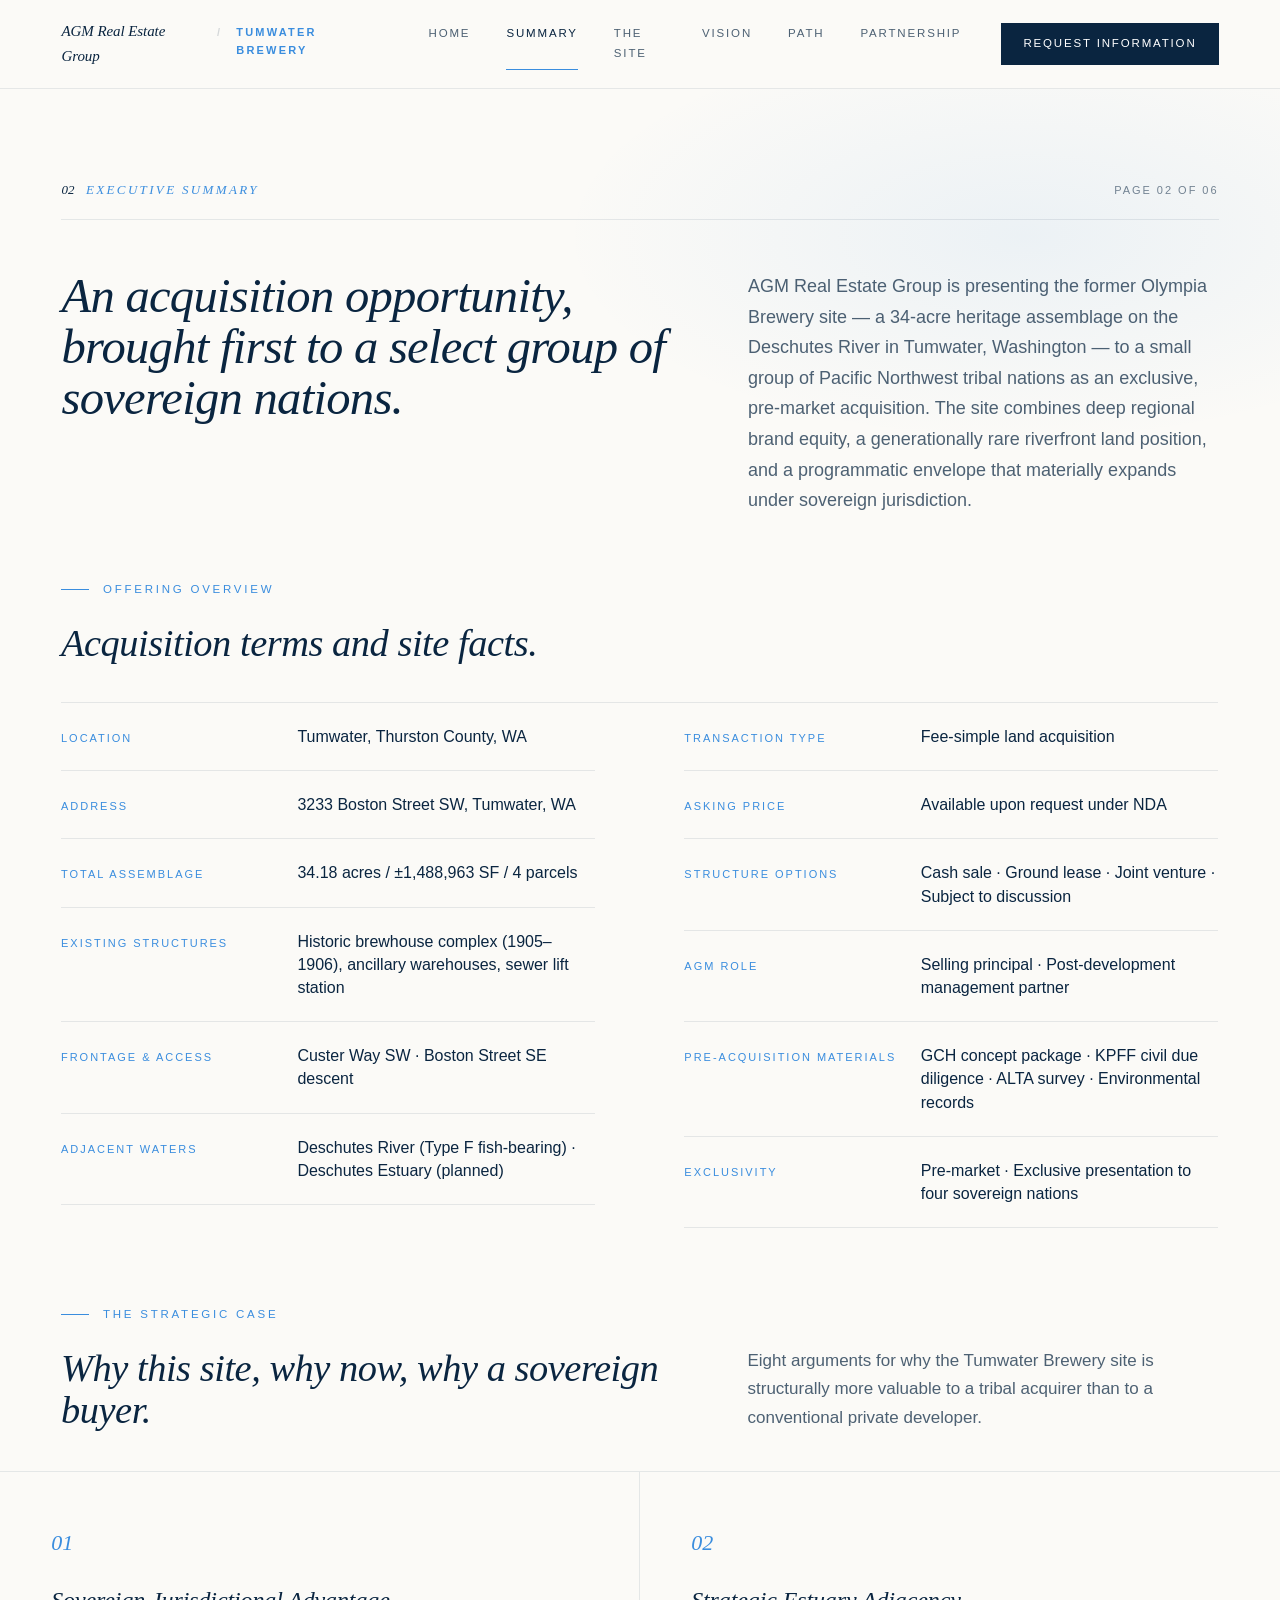
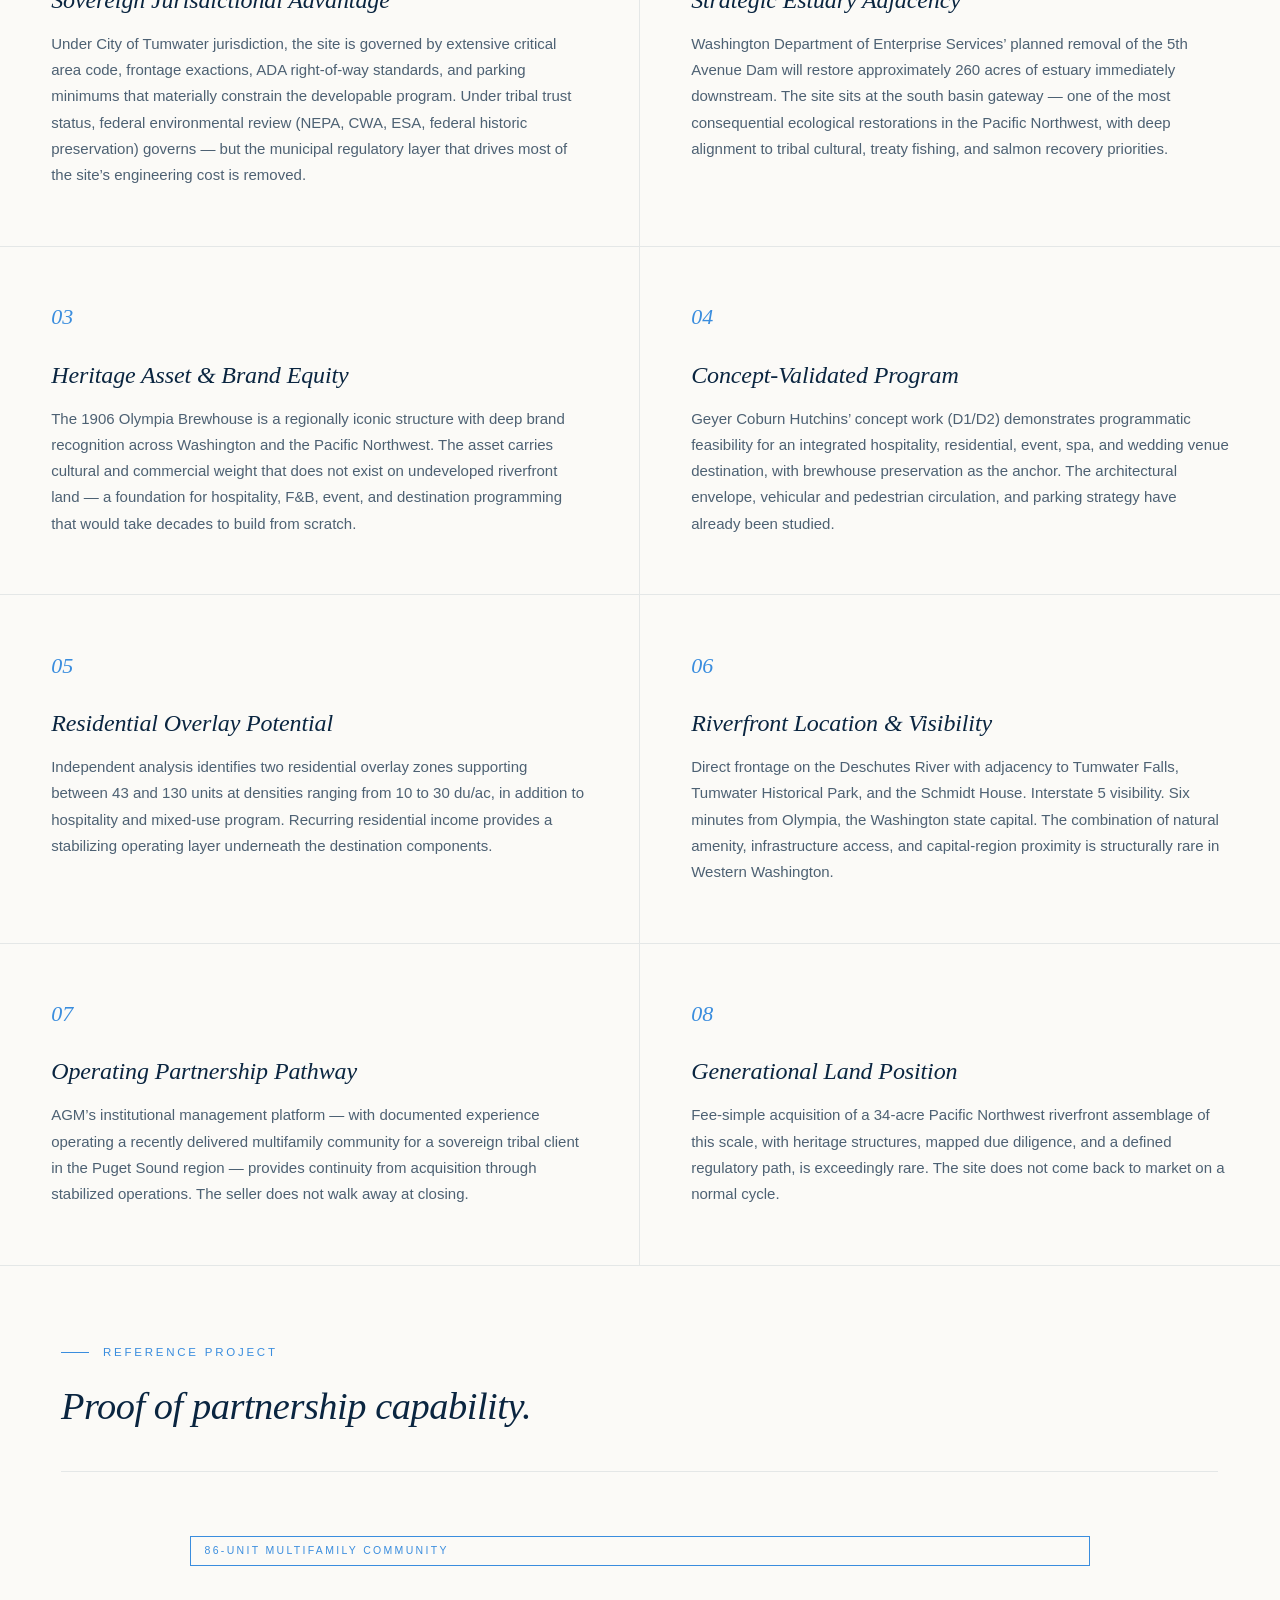
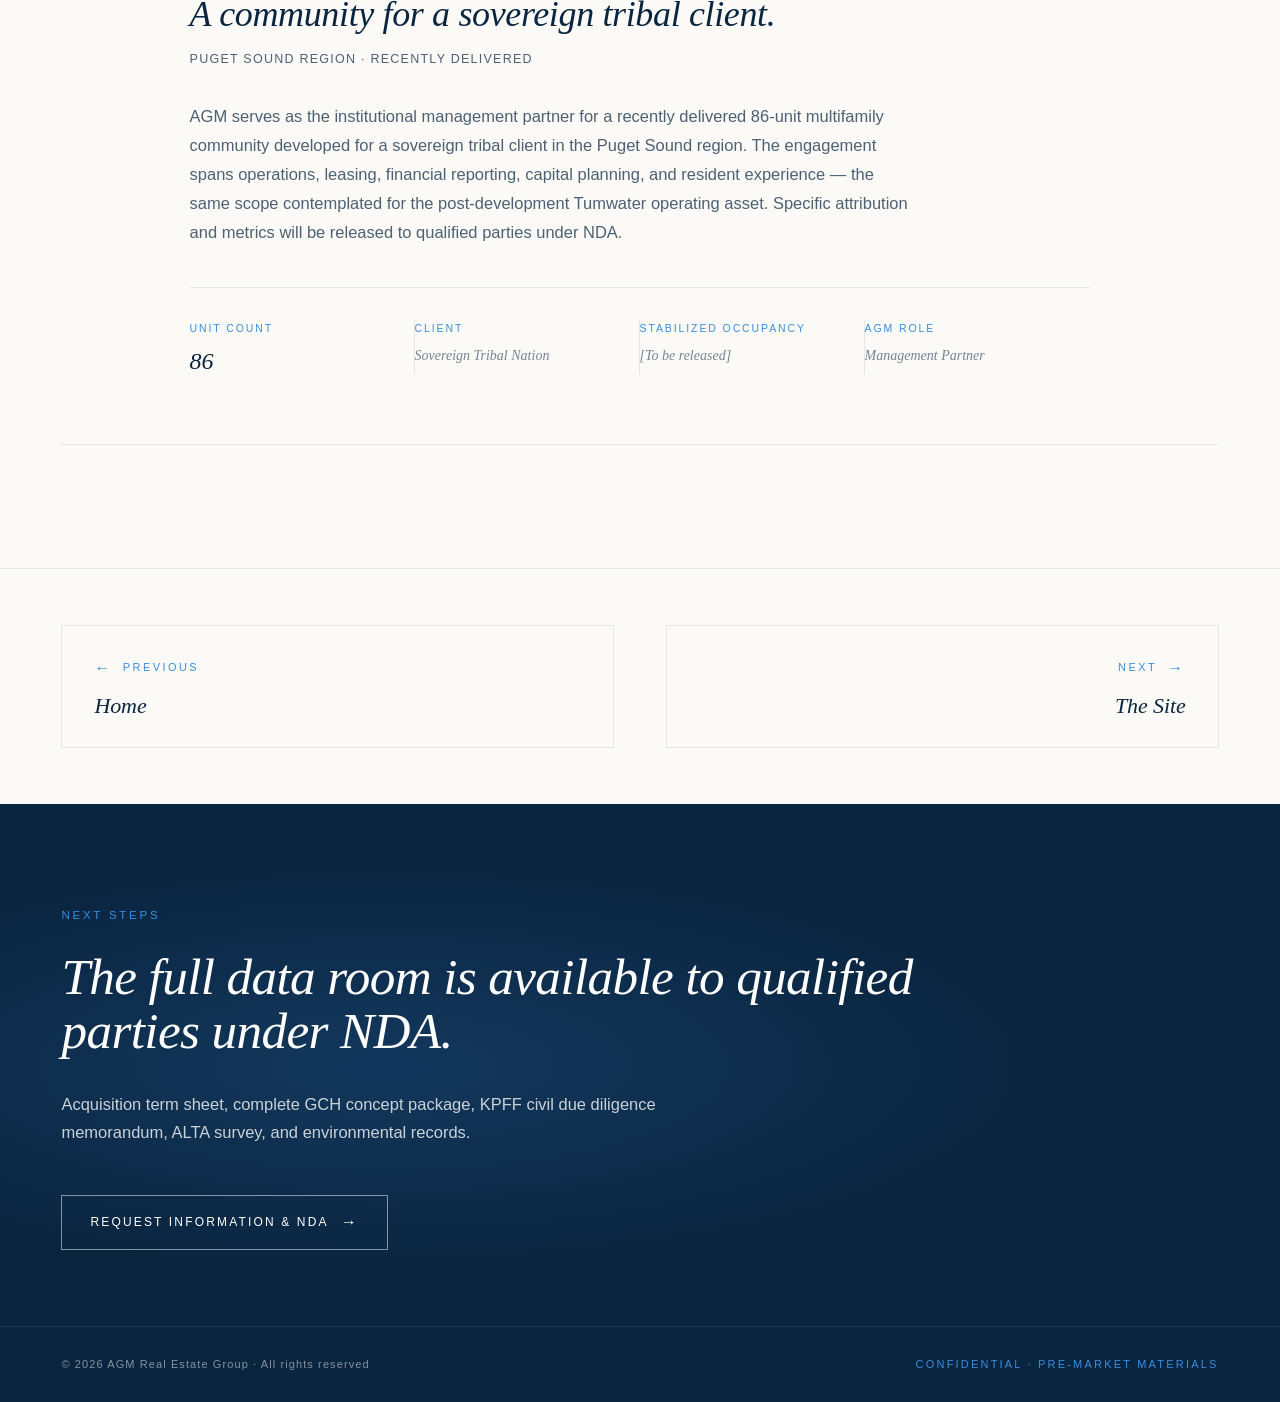
<file: summary.html>
<!DOCTYPE html>
<html lang="en">
<head>
<meta charset="UTF-8">
<meta name="viewport" content="width=device-width, initial-scale=1.0">
<title>Executive Summary — Tumwater Brewery | AGM Real Estate Group</title>
<link rel="stylesheet" href="css/site.css?v=2">
<meta name="robots" content="noindex, nofollow, noarchive, nosnippet">
<meta name="description" content="Acquisition terms, the eight-point strategic case, and AGM's reference engagement with a sovereign tribal client in the Puget Sound region.">
<meta property="og:title" content="Executive Summary — Tumwater Brewery">
<meta property="og:description" content="Acquisition terms, the eight-point strategic case, and AGM's reference engagement with a sovereign tribal client in the Puget Sound region.">
<meta property="og:type" content="website">
<meta property="og:image" content="/images/hero_brewhouse.jpg">
<meta name="twitter:card" content="summary_large_image">
<meta name="theme-color" content="#0A2540">
<link rel="icon" href="data:image/svg+xml,%3Csvg xmlns='http://www.w3.org/2000/svg' viewBox='0 0 32 32'%3E%3Crect width='32' height='32' fill='%230A2540'/%3E%3Ctext x='16' y='22' font-family='Georgia,serif' font-style='italic' font-size='18' font-weight='500' fill='%233A8DDE' text-anchor='middle'%3ET%3C/text%3E%3C/svg%3E">

</head>
<body>

<nav class="nav">
  <div class="nav-inner">
    <a class="nav-brand" href="index.html">
      <span class="nav-brand-mark">AGM Real Estate Group</span>
      <span class="nav-brand-divider">/</span>
      <span class="nav-brand-project">Tumwater Brewery</span>
    </a>
    <div class="nav-menu">
      <a href="index.html">Home</a>
      <a href="summary.html" class="active">Summary</a>
      <a href="site.html">The Site</a>
      <a href="vision.html">Vision</a>
      <a href="path.html">Path</a>
      <a href="partnership.html">Partnership</a>
    </div>
    <a class="nav-cta" href="mailto:troy@agmrealestate.com?subject=Tumwater%20Brewery%20Acquisition">Request Information</a>
  </div>
</nav>


<!-- ================================================================
     PAGE HEADER
     ================================================================ -->
<header class="page-header">
  <div class="container">
    <div class="page-header-meta">
      <span class="page-section"><em>02</em> Executive Summary</span>
      <span class="page-counter">Page 02 of 06</span>
    </div>
    <h1 class="page-header-title"><em>An acquisition opportunity,</em> brought first to a select group of sovereign nations.</h1>
    <p class="page-header-subtitle">AGM Real Estate Group is presenting the former Olympia Brewery site &mdash; a 34-acre heritage assemblage on the Deschutes River in Tumwater, Washington &mdash; to a small group of Pacific Northwest tribal nations as an exclusive, pre-market acquisition. The site combines deep regional brand equity, a generationally rare riverfront land position, and a programmatic envelope that materially expands under sovereign jurisdiction.</p>
  </div>
</header>


<!-- ================================================================
     OFFERING OVERVIEW
     ================================================================ -->
<section class="section">
  <div class="container">
    <div class="module-head">
      <div class="module-eyebrow">Offering Overview</div>
      <h2 class="module-title">Acquisition terms and site facts.</h2>
    </div>

    <div class="def-list">
      <div>
        <div class="def-row">
          <div class="def-label">Location</div>
          <div class="def-value">Tumwater, Thurston County, WA</div>
        </div>
        <div class="def-row">
          <div class="def-label">Address</div>
          <div class="def-value">3233 Boston Street SW, Tumwater, WA</div>
        </div>
        <div class="def-row">
          <div class="def-label">Total Assemblage</div>
          <div class="def-value">34.18 acres / ±1,488,963 SF / 4 parcels</div>
        </div>
        <div class="def-row">
          <div class="def-label">Existing Structures</div>
          <div class="def-value">Historic brewhouse complex (1905&ndash;1906), ancillary warehouses, sewer lift station</div>
        </div>
        <div class="def-row">
          <div class="def-label">Frontage &amp; Access</div>
          <div class="def-value">Custer Way SW &middot; Boston Street SE descent</div>
        </div>
        <div class="def-row">
          <div class="def-label">Adjacent Waters</div>
          <div class="def-value">Deschutes River (Type F fish-bearing) &middot; Deschutes Estuary (planned)</div>
        </div>
      </div>
      <div>
        <div class="def-row">
          <div class="def-label">Transaction Type</div>
          <div class="def-value">Fee-simple land acquisition</div>
        </div>
        <div class="def-row">
          <div class="def-label">Asking Price</div>
          <div class="def-value">Available upon request under NDA</div>
        </div>
        <div class="def-row">
          <div class="def-label">Structure Options</div>
          <div class="def-value">Cash sale &middot; Ground lease &middot; Joint venture &middot; Subject to discussion</div>
        </div>
        <div class="def-row">
          <div class="def-label">AGM Role</div>
          <div class="def-value">Selling principal &middot; Post-development management partner</div>
        </div>
        <div class="def-row">
          <div class="def-label">Pre-Acquisition Materials</div>
          <div class="def-value">GCH concept package &middot; KPFF civil due diligence &middot; ALTA survey &middot; Environmental records</div>
        </div>
        <div class="def-row">
          <div class="def-label">Exclusivity</div>
          <div class="def-value">Pre-market &middot; Exclusive presentation to four sovereign nations</div>
        </div>
      </div>
    </div>
  </div>
</section>


<!-- ================================================================
     THE STRATEGIC CASE
     ================================================================ -->
<section class="section section-paper">
  <div class="container">
    <div class="module-head">
      <div class="module-eyebrow">The Strategic Case</div>
      <h2 class="module-title">Why this site, why now, why a sovereign buyer.</h2>
      <p class="module-deck">Eight arguments for why the Tumwater Brewery site is structurally more valuable to a tribal acquirer than to a conventional private developer.</p>
    </div>

    <div class="case-grid">
      <div class="case-card">
        <span class="case-num">01</span>
        <h3 class="case-title">Sovereign Jurisdictional Advantage</h3>
        <p class="case-body">Under City of Tumwater jurisdiction, the site is governed by extensive critical area code, frontage exactions, ADA right-of-way standards, and parking minimums that materially constrain the developable program. Under tribal trust status, federal environmental review (NEPA, CWA, ESA, federal historic preservation) governs &mdash; but the municipal regulatory layer that drives most of the site&rsquo;s engineering cost is removed.</p>
      </div>
      <div class="case-card">
        <span class="case-num">02</span>
        <h3 class="case-title">Strategic Estuary Adjacency</h3>
        <p class="case-body">Washington Department of Enterprise Services&rsquo; planned removal of the 5th Avenue Dam will restore approximately 260 acres of estuary immediately downstream. The site sits at the south basin gateway &mdash; one of the most consequential ecological restorations in the Pacific Northwest, with deep alignment to tribal cultural, treaty fishing, and salmon recovery priorities.</p>
      </div>
      <div class="case-card">
        <span class="case-num">03</span>
        <h3 class="case-title">Heritage Asset &amp; Brand Equity</h3>
        <p class="case-body">The 1906 Olympia Brewhouse is a regionally iconic structure with deep brand recognition across Washington and the Pacific Northwest. The asset carries cultural and commercial weight that does not exist on undeveloped riverfront land &mdash; a foundation for hospitality, F&amp;B, event, and destination programming that would take decades to build from scratch.</p>
      </div>
      <div class="case-card">
        <span class="case-num">04</span>
        <h3 class="case-title">Concept-Validated Program</h3>
        <p class="case-body">Geyer Coburn Hutchins&rsquo; concept work (D1/D2) demonstrates programmatic feasibility for an integrated hospitality, residential, event, spa, and wedding venue destination, with brewhouse preservation as the anchor. The architectural envelope, vehicular and pedestrian circulation, and parking strategy have already been studied.</p>
      </div>
      <div class="case-card">
        <span class="case-num">05</span>
        <h3 class="case-title">Residential Overlay Potential</h3>
        <p class="case-body">Independent analysis identifies two residential overlay zones supporting between 43 and 130 units at densities ranging from 10 to 30 du/ac, in addition to hospitality and mixed-use program. Recurring residential income provides a stabilizing operating layer underneath the destination components.</p>
      </div>
      <div class="case-card">
        <span class="case-num">06</span>
        <h3 class="case-title">Riverfront Location &amp; Visibility</h3>
        <p class="case-body">Direct frontage on the Deschutes River with adjacency to Tumwater Falls, Tumwater Historical Park, and the Schmidt House. Interstate 5 visibility. Six minutes from Olympia, the Washington state capital. The combination of natural amenity, infrastructure access, and capital-region proximity is structurally rare in Western Washington.</p>
      </div>
      <div class="case-card">
        <span class="case-num">07</span>
        <h3 class="case-title">Operating Partnership Pathway</h3>
        <p class="case-body">AGM&rsquo;s institutional management platform &mdash; with documented experience operating a recently delivered multifamily community for a sovereign tribal client in the Puget Sound region &mdash; provides continuity from acquisition through stabilized operations. The seller does not walk away at closing.</p>
      </div>
      <div class="case-card">
        <span class="case-num">08</span>
        <h3 class="case-title">Generational Land Position</h3>
        <p class="case-body">Fee-simple acquisition of a 34-acre Pacific Northwest riverfront assemblage of this scale, with heritage structures, mapped due diligence, and a defined regulatory path, is exceedingly rare. The site does not come back to market on a normal cycle.</p>
      </div>
    </div>
  </div>
</section>


<!-- ================================================================
     REFERENCE PROJECT
     ================================================================ -->
<section class="section">
  <div class="container-narrow">
    <div class="module-head">
      <div class="module-eyebrow">Reference Project</div>
      <h2 class="module-title">Proof of partnership capability.</h2>
    </div>

    <div class="ref-card">
      <span class="ref-card-tag">86-Unit Multifamily Community</span>
      <h3 class="ref-card-name">A community for a sovereign tribal client.</h3>
      <div class="ref-card-loc">Puget Sound Region &middot; Recently Delivered</div>
      <p class="ref-card-body">AGM serves as the institutional management partner for a recently delivered 86-unit multifamily community developed for a sovereign tribal client in the Puget Sound region. The engagement spans operations, leasing, financial reporting, capital planning, and resident experience &mdash; the same scope contemplated for the post-development Tumwater operating asset. Specific attribution and metrics will be released to qualified parties under NDA.</p>
      <div class="ref-card-metrics">
        <div class="ref-metric">
          <div class="label">Unit Count</div>
          <div class="value">86</div>
        </div>
        <div class="ref-metric">
          <div class="label">Client</div>
          <div class="value placeholder">Sovereign Tribal Nation</div>
        </div>
        <div class="ref-metric">
          <div class="label">Stabilized Occupancy</div>
          <div class="value placeholder">[To be released]</div>
        </div>
        <div class="ref-metric">
          <div class="label">AGM Role</div>
          <div class="value placeholder">Management Partner</div>
        </div>
      </div>
    </div>
  </div>
</section>


<!-- ================================================================
     PAGE NAV
     ================================================================ -->
<section class="page-nav">
  <div class="page-nav-inner">
    <a class="page-nav-link prev" href="index.html">
      <div class="dir">Previous</div>
      <div class="title">Home</div>
    </a>
    <a class="page-nav-link next" href="site.html">
      <div class="dir">Next</div>
      <div class="title">The Site</div>
    </a>
  </div>
</section>


<!-- ================================================================
     CTA + FOOTER
     ================================================================ -->
<section class="cta-band">
  <div class="container">
    <div class="cta-band-eyebrow">Next Steps</div>
    <h2>The full data room is available to qualified parties under NDA.</h2>
    <p>Acquisition term sheet, complete GCH concept package, KPFF civil due diligence memorandum, ALTA survey, and environmental records.</p>
    <a class="btn btn-light" href="mailto:troy@agmrealestate.com?subject=Tumwater%20Brewery%20Acquisition">Request Information &amp; NDA <span class="arrow">→</span></a>
  </div>
</section>

<footer class="footer">
  <div class="footer-inner">
    <span>&copy; 2026 AGM Real Estate Group &middot; All rights reserved</span>
    <span class="conf">Confidential &middot; Pre-Market Materials</span>
  </div>
</footer>

<script src="js/reveal.js?v=2" defer></script>
</body>
</html>
</file>
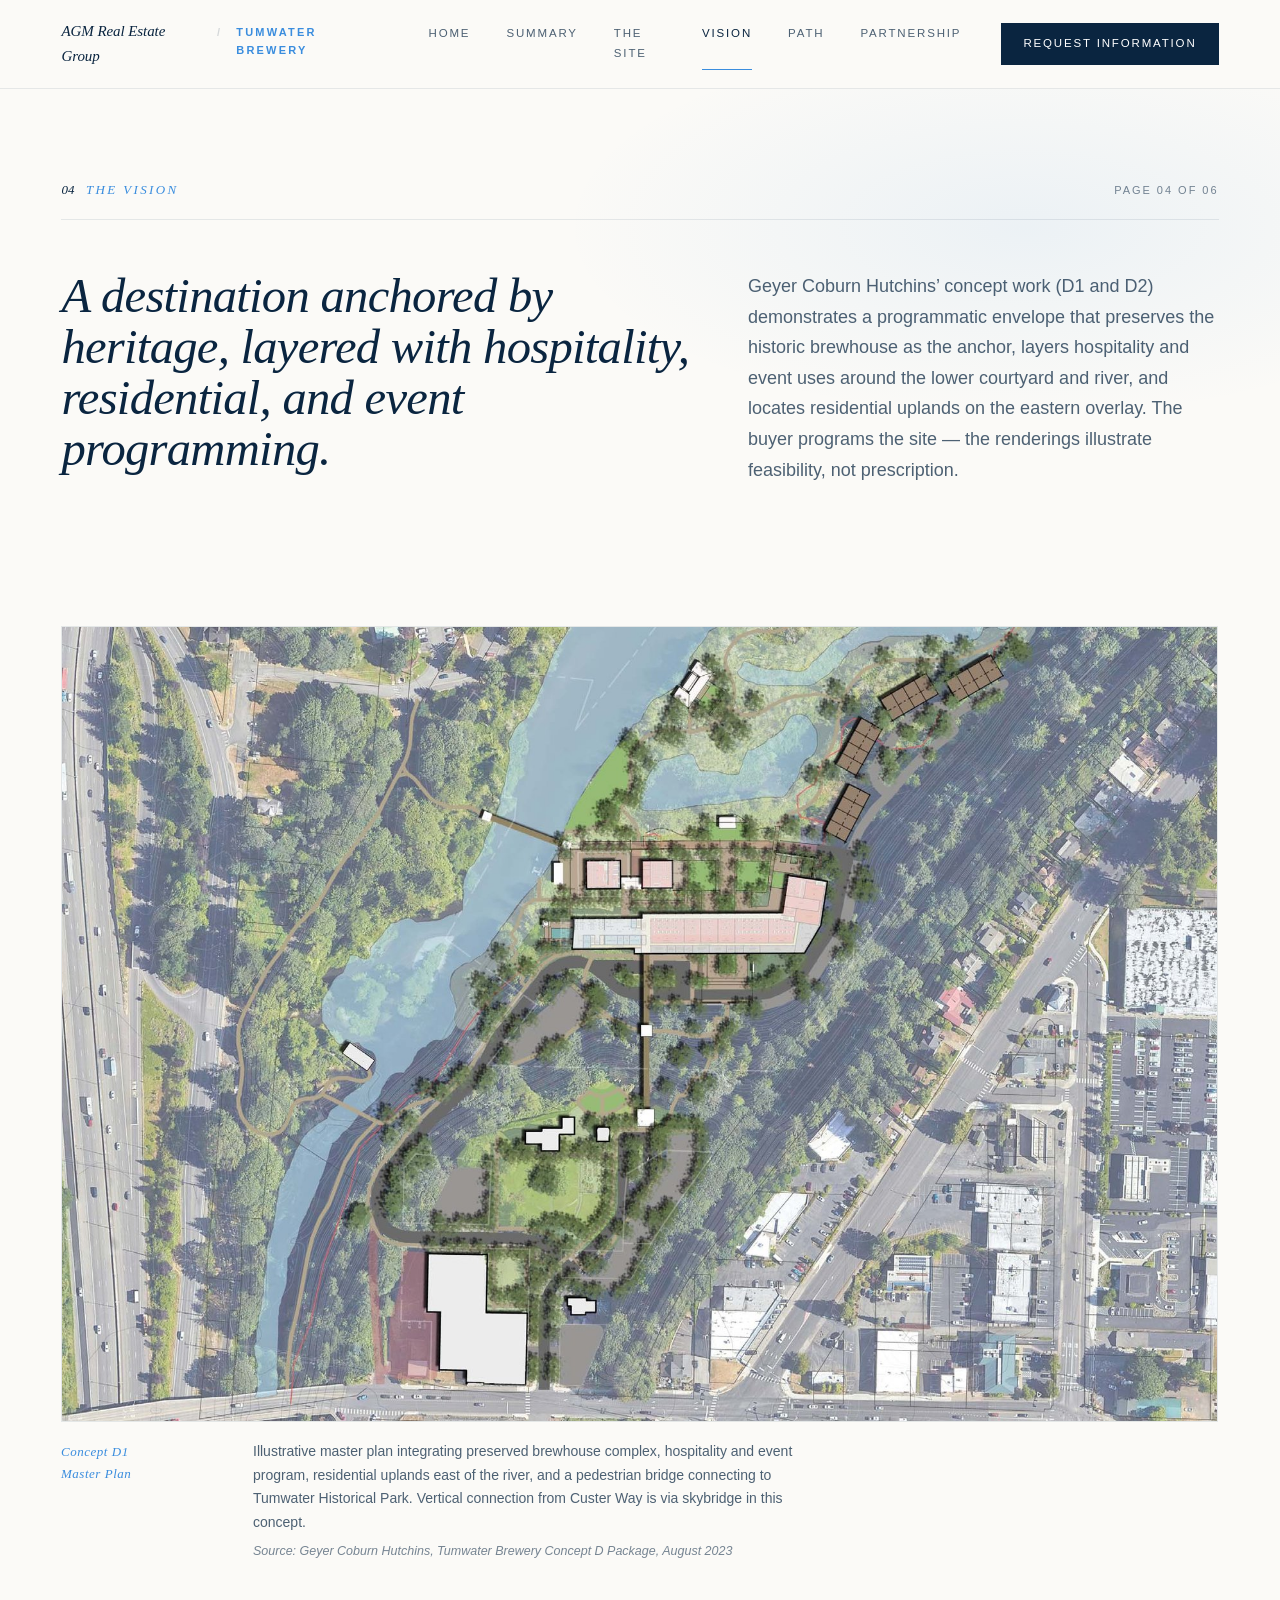
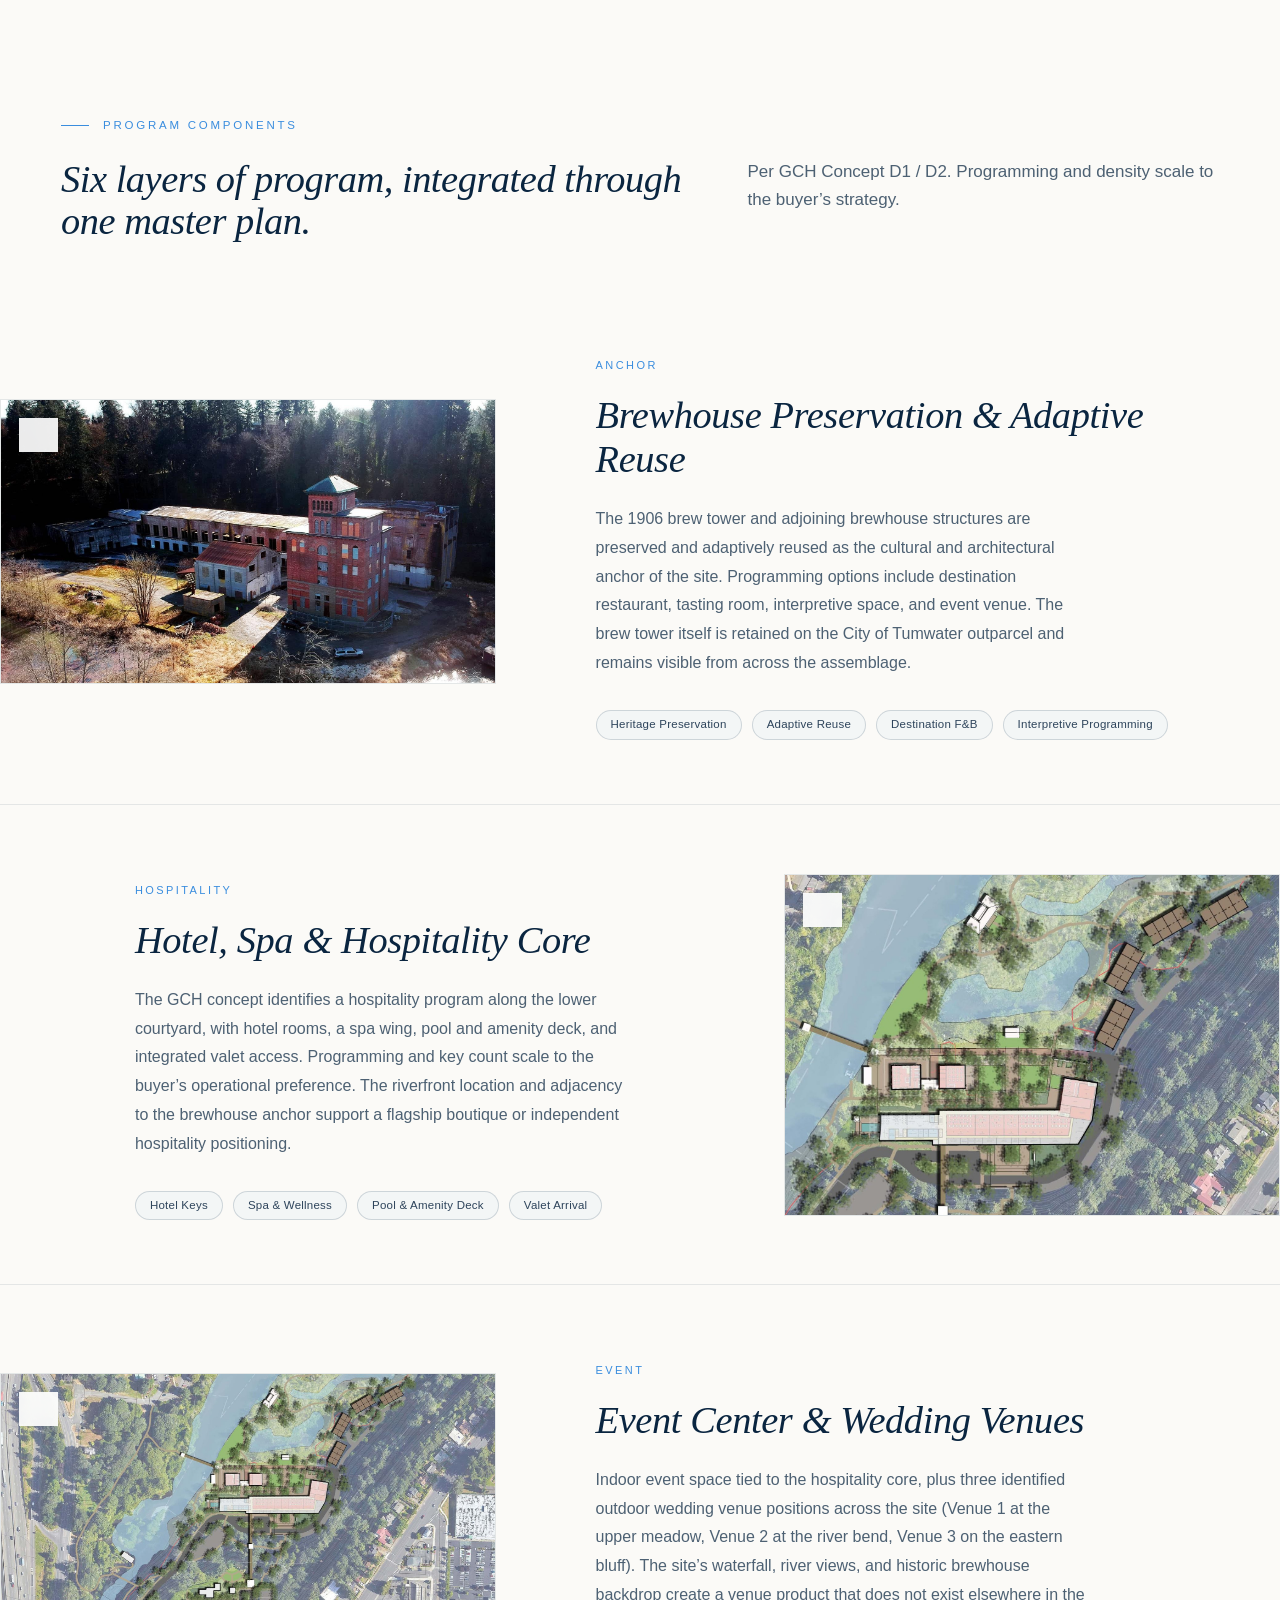
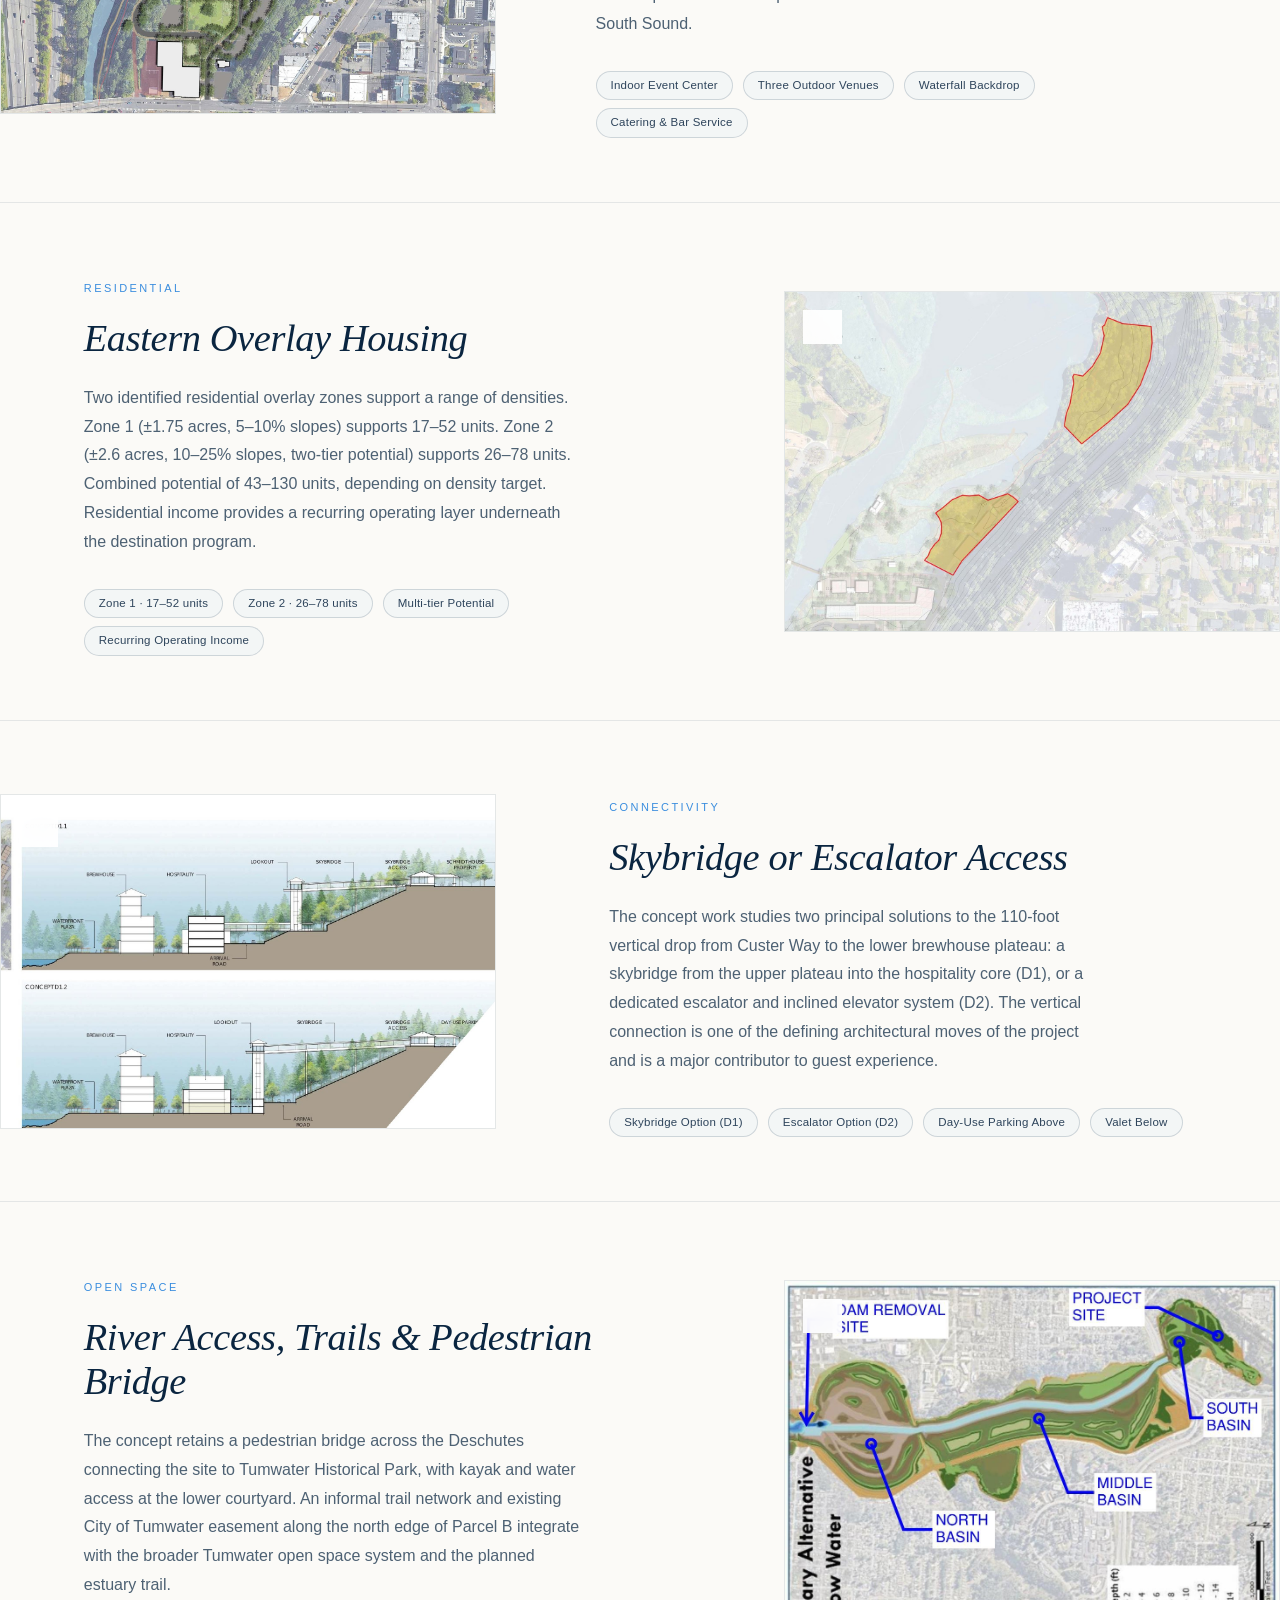
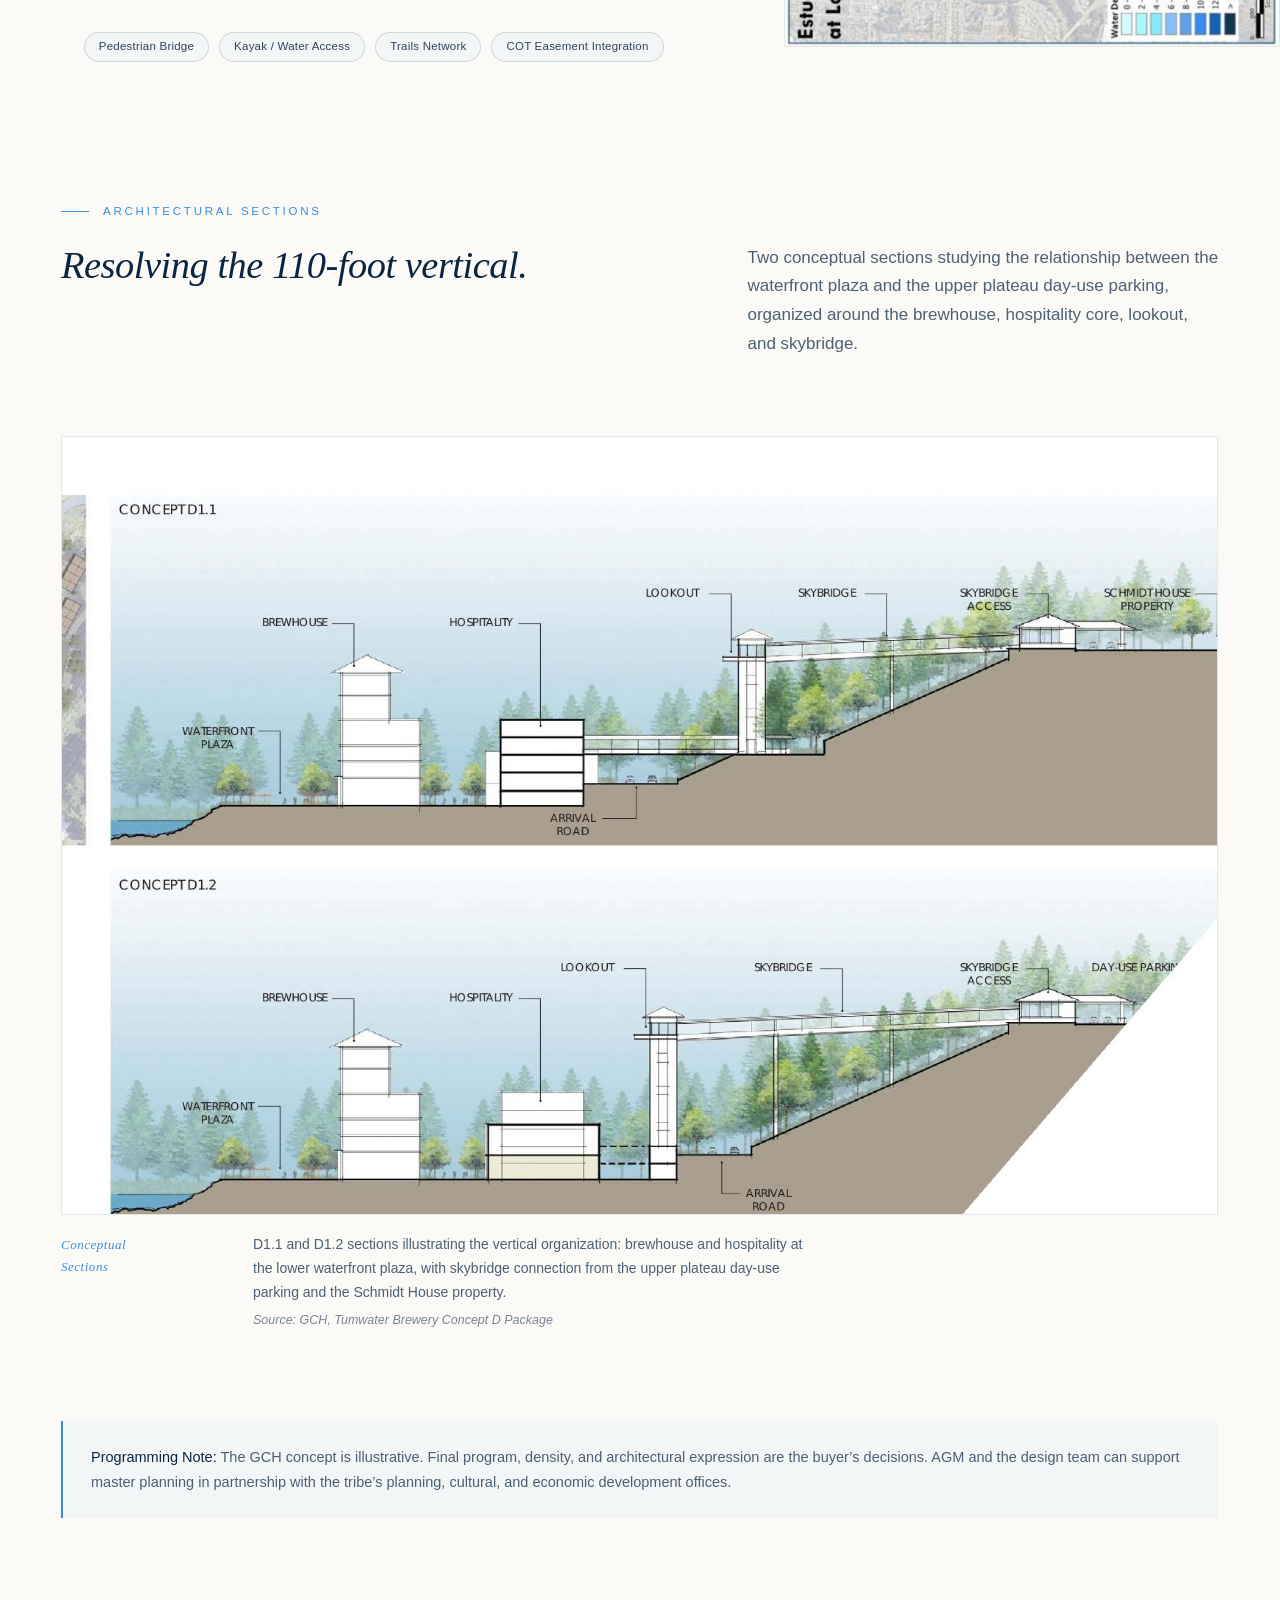
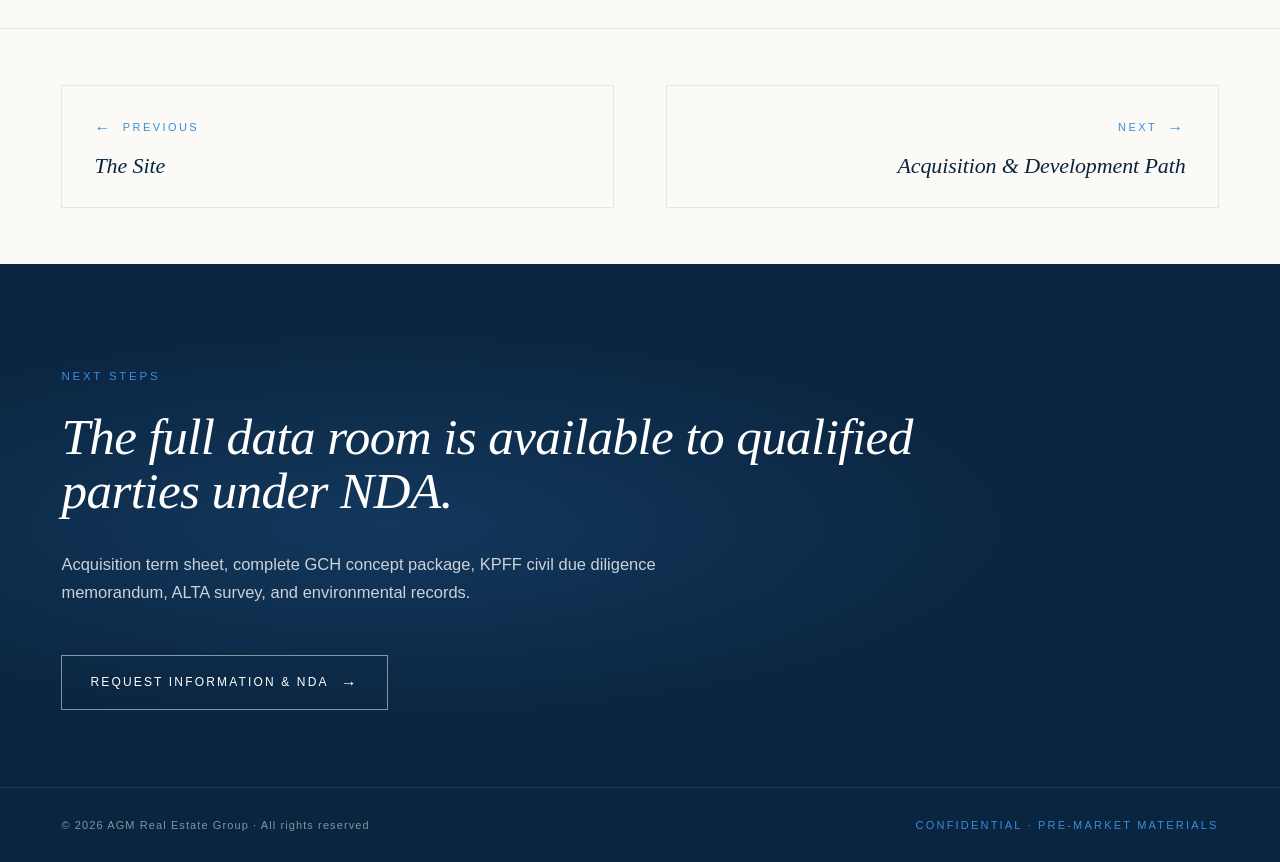
<file: vision.html>
<!DOCTYPE html>
<html lang="en">
<head>
<meta charset="UTF-8">
<meta name="viewport" content="width=device-width, initial-scale=1.0">
<title>The Vision — Tumwater Brewery | AGM Real Estate Group</title>
<link rel="stylesheet" href="css/site.css?v=2">
<meta name="robots" content="noindex, nofollow, noarchive, nosnippet">
<meta name="description" content="GCH's concept work — heritage anchor, hospitality core, residential overlay, event venues, and the 110-foot vertical resolved by skybridge or escalator.">
<meta property="og:title" content="The Vision — Tumwater Brewery">
<meta property="og:description" content="GCH's concept work — heritage anchor, hospitality core, residential overlay, event venues, and the 110-foot vertical resolved by skybridge or escalator.">
<meta property="og:type" content="website">
<meta property="og:image" content="/images/hero_brewhouse.jpg">
<meta name="twitter:card" content="summary_large_image">
<meta name="theme-color" content="#0A2540">
<link rel="icon" href="data:image/svg+xml,%3Csvg xmlns='http://www.w3.org/2000/svg' viewBox='0 0 32 32'%3E%3Crect width='32' height='32' fill='%230A2540'/%3E%3Ctext x='16' y='22' font-family='Georgia,serif' font-style='italic' font-size='18' font-weight='500' fill='%233A8DDE' text-anchor='middle'%3ET%3C/text%3E%3C/svg%3E">

</head>
<body>

<nav class="nav">
  <div class="nav-inner">
    <a class="nav-brand" href="index.html">
      <span class="nav-brand-mark">AGM Real Estate Group</span>
      <span class="nav-brand-divider">/</span>
      <span class="nav-brand-project">Tumwater Brewery</span>
    </a>
    <div class="nav-menu">
      <a href="index.html">Home</a>
      <a href="summary.html">Summary</a>
      <a href="site.html">The Site</a>
      <a href="vision.html" class="active">Vision</a>
      <a href="path.html">Path</a>
      <a href="partnership.html">Partnership</a>
    </div>
    <a class="nav-cta" href="mailto:troy@agmrealestate.com?subject=Tumwater%20Brewery%20Acquisition">Request Information</a>
  </div>
</nav>


<!-- ================================================================
     PAGE HEADER
     ================================================================ -->
<header class="page-header">
  <div class="container">
    <div class="page-header-meta">
      <span class="page-section"><em>04</em> The Vision</span>
      <span class="page-counter">Page 04 of 06</span>
    </div>
    <h1 class="page-header-title"><em>A destination</em> anchored by heritage, layered with hospitality, residential, and event programming.</h1>
    <p class="page-header-subtitle">Geyer Coburn Hutchins&rsquo; concept work (D1 and D2) demonstrates a programmatic envelope that preserves the historic brewhouse as the anchor, layers hospitality and event uses around the lower courtyard and river, and locates residential uplands on the eastern overlay. The buyer programs the site &mdash; the renderings illustrate feasibility, not prescription.</p>
  </div>
</header>


<!-- ================================================================
     MASTER PLAN MARQUEE
     ================================================================ -->
<section class="section-tight">
  <div class="container">
    <div class="figure">
      <div class="figure-frame">
        <img src="images/vision_d1_master.jpg" alt="GCH Concept D1 master site plan showing the proposed development at the brewhouse site with hospitality wing, residential uplands, skybridge, pedestrian bridge over the Deschutes, and surrounding open space">
      </div>
      <div class="figure-cap">
        <span class="label">Concept D1<br>Master Plan</span>
        <span class="text">Illustrative master plan integrating preserved brewhouse complex, hospitality and event program, residential uplands east of the river, and a pedestrian bridge connecting to Tumwater Historical Park. Vertical connection from Custer Way is via skybridge in this concept.<span class="credit">Source: Geyer Coburn Hutchins, Tumwater Brewery Concept D Package, August 2023</span></span>
      </div>
    </div>
  </div>
</section>


<!-- ================================================================
     PROGRAM COMPONENTS  (Wunder-style solution cards)
     ================================================================ -->
<section class="section section-paper">
  <div class="container">
    <div class="module-head">
      <div class="module-eyebrow">Program Components</div>
      <h2 class="module-title">Six layers of program, integrated through one master plan.</h2>
      <p class="module-deck">Per GCH Concept D1 / D2. Programming and density scale to the buyer&rsquo;s strategy.</p>
    </div>

    <!-- 01 — Anchor -->
    <div class="program">
      <div class="program-image">
        <img src="images/hero_brewhouse.jpg" alt="The 1906 Olympia Brewhouse">
        <div class="program-index">01</div>
      </div>
      <div class="program-body">
        <div class="program-eyebrow">Anchor</div>
        <h3 class="program-name">Brewhouse Preservation &amp; Adaptive Reuse</h3>
        <p class="program-text">The 1906 brew tower and adjoining brewhouse structures are preserved and adaptively reused as the cultural and architectural anchor of the site. Programming options include destination restaurant, tasting room, interpretive space, and event venue. The brew tower itself is retained on the City of Tumwater outparcel and remains visible from across the assemblage.</p>
        <div class="program-pills">
          <span class="pill">Heritage Preservation</span>
          <span class="pill">Adaptive Reuse</span>
          <span class="pill">Destination F&amp;B</span>
          <span class="pill">Interpretive Programming</span>
        </div>
      </div>
    </div>

    <!-- 02 — Hospitality -->
    <div class="program reverse">
      <div class="program-image">
        <img src="images/vision_d1_closeup.jpg" alt="Detail of the hospitality core, hotel, spa, pool, and outdoor courtyard">
        <div class="program-index">02</div>
      </div>
      <div class="program-body">
        <div class="program-eyebrow">Hospitality</div>
        <h3 class="program-name">Hotel, Spa &amp; Hospitality Core</h3>
        <p class="program-text">The GCH concept identifies a hospitality program along the lower courtyard, with hotel rooms, a spa wing, pool and amenity deck, and integrated valet access. Programming and key count scale to the buyer&rsquo;s operational preference. The riverfront location and adjacency to the brewhouse anchor support a flagship boutique or independent hospitality positioning.</p>
        <div class="program-pills">
          <span class="pill">Hotel Keys</span>
          <span class="pill">Spa &amp; Wellness</span>
          <span class="pill">Pool &amp; Amenity Deck</span>
          <span class="pill">Valet Arrival</span>
        </div>
      </div>
    </div>

    <!-- 03 — Event -->
    <div class="program">
      <div class="program-image">
        <img src="images/vision_d1_master.jpg" alt="Master plan showing three identified wedding venue positions">
        <div class="program-index">03</div>
      </div>
      <div class="program-body">
        <div class="program-eyebrow">Event</div>
        <h3 class="program-name">Event Center &amp; Wedding Venues</h3>
        <p class="program-text">Indoor event space tied to the hospitality core, plus three identified outdoor wedding venue positions across the site (Venue 1 at the upper meadow, Venue 2 at the river bend, Venue 3 on the eastern bluff). The site&rsquo;s waterfall, river views, and historic brewhouse backdrop create a venue product that does not exist elsewhere in the South Sound.</p>
        <div class="program-pills">
          <span class="pill">Indoor Event Center</span>
          <span class="pill">Three Outdoor Venues</span>
          <span class="pill">Waterfall Backdrop</span>
          <span class="pill">Catering &amp; Bar Service</span>
        </div>
      </div>
    </div>

    <!-- 04 — Residential -->
    <div class="program reverse">
      <div class="program-image">
        <img src="images/vision_residential.jpg" alt="Residential overlay zones along the eastern uplands above the rail corridor">
        <div class="program-index">04</div>
      </div>
      <div class="program-body">
        <div class="program-eyebrow">Residential</div>
        <h3 class="program-name">Eastern Overlay Housing</h3>
        <p class="program-text">Two identified residential overlay zones support a range of densities. Zone 1 (±1.75 acres, 5&ndash;10% slopes) supports 17&ndash;52 units. Zone 2 (±2.6 acres, 10&ndash;25% slopes, two-tier potential) supports 26&ndash;78 units. Combined potential of 43&ndash;130 units, depending on density target. Residential income provides a recurring operating layer underneath the destination program.</p>
        <div class="program-pills">
          <span class="pill">Zone 1 &middot; 17&ndash;52 units</span>
          <span class="pill">Zone 2 &middot; 26&ndash;78 units</span>
          <span class="pill">Multi-tier Potential</span>
          <span class="pill">Recurring Operating Income</span>
        </div>
      </div>
    </div>

    <!-- 05 — Connectivity -->
    <div class="program">
      <div class="program-image">
        <img src="images/vision_sections.jpg" alt="Conceptual architectural sections showing the brewhouse, hospitality, lookout, skybridge and upper plateau access">
        <div class="program-index">05</div>
      </div>
      <div class="program-body">
        <div class="program-eyebrow">Connectivity</div>
        <h3 class="program-name">Skybridge or Escalator Access</h3>
        <p class="program-text">The concept work studies two principal solutions to the 110-foot vertical drop from Custer Way to the lower brewhouse plateau: a skybridge from the upper plateau into the hospitality core (D1), or a dedicated escalator and inclined elevator system (D2). The vertical connection is one of the defining architectural moves of the project and is a major contributor to guest experience.</p>
        <div class="program-pills">
          <span class="pill">Skybridge Option (D1)</span>
          <span class="pill">Escalator Option (D2)</span>
          <span class="pill">Day-Use Parking Above</span>
          <span class="pill">Valet Below</span>
        </div>
      </div>
    </div>

    <!-- 06 — Open Space -->
    <div class="program reverse">
      <div class="program-image">
        <img src="images/estuary_map.jpg" alt="Connection to the Deschutes Estuary and Tumwater Historical Park trail network">
        <div class="program-index">06</div>
      </div>
      <div class="program-body">
        <div class="program-eyebrow">Open Space</div>
        <h3 class="program-name">River Access, Trails &amp; Pedestrian Bridge</h3>
        <p class="program-text">The concept retains a pedestrian bridge across the Deschutes connecting the site to Tumwater Historical Park, with kayak and water access at the lower courtyard. An informal trail network and existing City of Tumwater easement along the north edge of Parcel B integrate with the broader Tumwater open space system and the planned estuary trail.</p>
        <div class="program-pills">
          <span class="pill">Pedestrian Bridge</span>
          <span class="pill">Kayak / Water Access</span>
          <span class="pill">Trails Network</span>
          <span class="pill">COT Easement Integration</span>
        </div>
      </div>
    </div>

  </div>
</section>


<!-- ================================================================
     ARCHITECTURAL SECTIONS  (full-width feature)
     ================================================================ -->
<section class="section">
  <div class="container">
    <div class="module-head">
      <div class="module-eyebrow">Architectural Sections</div>
      <h2 class="module-title">Resolving the 110-foot vertical.</h2>
      <p class="module-deck">Two conceptual sections studying the relationship between the waterfront plaza and the upper plateau day-use parking, organized around the brewhouse, hospitality core, lookout, and skybridge.</p>
    </div>

    <div class="figure">
      <div class="figure-frame">
        <img src="images/vision_sections.jpg" alt="Two conceptual site sections showing the brewhouse, hospitality, lookout, skybridge, and upper plateau access — illustrating the 110 foot vertical change from Custer Way down to the river plateau">
      </div>
      <div class="figure-cap">
        <span class="label">Conceptual<br>Sections</span>
        <span class="text">D1.1 and D1.2 sections illustrating the vertical organization: brewhouse and hospitality at the lower waterfront plaza, with skybridge connection from the upper plateau day-use parking and the Schmidt House property.<span class="credit">Source: GCH, Tumwater Brewery Concept D Package</span></span>
      </div>
    </div>

    <p class="note"><strong>Programming Note:</strong> The GCH concept is illustrative. Final program, density, and architectural expression are the buyer&rsquo;s decisions. AGM and the design team can support master planning in partnership with the tribe&rsquo;s planning, cultural, and economic development offices.</p>
  </div>
</section>


<!-- ================================================================
     PAGE NAV
     ================================================================ -->
<section class="page-nav">
  <div class="page-nav-inner">
    <a class="page-nav-link prev" href="site.html">
      <div class="dir">Previous</div>
      <div class="title">The Site</div>
    </a>
    <a class="page-nav-link next" href="path.html">
      <div class="dir">Next</div>
      <div class="title">Acquisition &amp; Development Path</div>
    </a>
  </div>
</section>


<section class="cta-band">
  <div class="container">
    <div class="cta-band-eyebrow">Next Steps</div>
    <h2>The full data room is available to qualified parties under NDA.</h2>
    <p>Acquisition term sheet, complete GCH concept package, KPFF civil due diligence memorandum, ALTA survey, and environmental records.</p>
    <a class="btn btn-light" href="mailto:troy@agmrealestate.com?subject=Tumwater%20Brewery%20Acquisition">Request Information &amp; NDA <span class="arrow">→</span></a>
  </div>
</section>

<footer class="footer">
  <div class="footer-inner">
    <span>&copy; 2026 AGM Real Estate Group &middot; All rights reserved</span>
    <span class="conf">Confidential &middot; Pre-Market Materials</span>
  </div>
</footer>

<script src="js/reveal.js?v=2" defer></script>
</body>
</html>
</file>
<file: css/site.css>
/* ================================================================
   TUMWATER BREWERY  /  AGM REAL ESTATE GROUP
   Multi-page editorial microsite — shared stylesheet
   ================================================================ */

:root {
  --navy: #0A2540;
  --navy-soft: #1A3552;
  --blue: #3A8DDE;
  --blue-deep: #2870BD;
  --blue-tint: rgba(58, 141, 222, 0.04);
  --blue-tint-2: rgba(58, 141, 222, 0.08);
  --paper: #FBFAF7;
  --paper-warm: #FBFAF7;
  --border: rgba(10, 37, 64, 0.09);
  --border-strong: rgba(10, 37, 64, 0.16);
  --text-muted: rgba(10, 37, 64, 0.72);
  --text-faint: rgba(10, 37, 64, 0.55);
  --shadow-card: 0 2px 24px rgba(10, 37, 64, 0.06);

  /* Layout shell — fluid full-width with generous, screen-scaled gutters */
  --shell: 1880px;
  --gutter: clamp(22px, 4.8vw, 112px);
  /* Inner padding for full-bleed (100vw) blocks so their content stays
     aligned to the same edge as .container at any viewport width. */
  --bleed-pad: max(var(--gutter), calc((100vw - var(--shell)) / 2 + var(--gutter)));
}

*, *::before, *::after { box-sizing: border-box; }

html { scroll-behavior: smooth; }
html, body { overflow-x: clip; }

body {
  margin: 0;
  padding: 0;
  background: var(--paper);
  font-family: -apple-system, BlinkMacSystemFont, 'Segoe UI', Helvetica, Arial, sans-serif;
  color: var(--navy);
  font-size: clamp(16px, 0.6vw + 14.6px, 18px);
  line-height: 1.7;
  -webkit-font-smoothing: antialiased;
  text-rendering: optimizeLegibility;
}

a { color: inherit; text-decoration: none; }
img { max-width: 100%; height: auto; display: block; }
::selection { background: var(--navy); color: #FFFFFF; }

/* ================================================================
   GLOBAL NAVIGATION
   ================================================================ */

.nav {
  position: sticky;
  top: 0;
  z-index: 100;
  background: rgba(251, 250, 247, 0.94);
  backdrop-filter: saturate(160%) blur(14px);
  -webkit-backdrop-filter: saturate(160%) blur(14px);
  border-bottom: 1px solid var(--border);
}
.nav-inner {
  max-width: var(--shell);
  margin: 0 auto;
  padding: 18px var(--gutter);
  display: flex;
  align-items: center;
  justify-content: space-between;
  gap: 40px;
}
.nav-brand {
  display: flex;
  align-items: baseline;
  gap: 14px;
  font-size: 11px;
  font-weight: 600;
  letter-spacing: 0.2em;
  text-transform: uppercase;
}
.nav-brand-mark {
  font-family: Georgia, 'Times New Roman', serif;
  font-style: italic;
  font-weight: 500;
  font-size: 15px;
  color: var(--navy);
  letter-spacing: -0.005em;
  text-transform: none;
}
.nav-brand-divider { color: var(--border-strong); }
.nav-brand-project {
  color: var(--blue);
  letter-spacing: 0.2em;
}
.nav-menu {
  display: flex;
  gap: 36px;
  font-size: 11.5px;
  letter-spacing: 0.16em;
  text-transform: uppercase;
  font-weight: 500;
}
.nav-menu a {
  color: var(--text-muted);
  padding: 6px 0;
  border-bottom: 1px solid transparent;
  transition: all 0.2s ease;
  position: relative;
}
.nav-menu a:hover { color: var(--navy); }
.nav-menu a.active {
  color: var(--navy);
  border-bottom-color: var(--blue);
}
.nav-menu a .num {
  font-family: Georgia, serif;
  font-style: italic;
  font-size: 10px;
  color: var(--blue);
  margin-right: 6px;
  font-weight: 500;
  letter-spacing: 0;
}
.nav-cta {
  font-size: 11.5px;
  font-weight: 500;
  letter-spacing: 0.16em;
  text-transform: uppercase;
  padding: 11px 22px;
  background: var(--navy);
  color: #FFFFFF;
  transition: background 0.2s;
  white-space: nowrap;
}
.nav-cta:hover { background: var(--blue); }

@media (max-width: 1100px) {
  .nav-menu { display: none; }
}

/* ================================================================
   CONTAINER & LAYOUT
   ================================================================ */

.container {
  width: 100%;
  max-width: var(--shell);
  margin: 0 auto;
  padding: 0 var(--gutter);
}
.container-narrow {
  width: 100%;
  max-width: var(--shell);
  margin: 0 auto;
  padding: 0 var(--gutter);
}

/* Full-bleed: span the viewport edge-to-edge while keeping inner content
   aligned to the same gutter as .container (works at any screen width). */
.bleed {
  width: 100vw;
  margin-left: calc(50% - 50vw);
  margin-right: calc(50% - 50vw);
}
.bleed-pad {
  padding-inline: max(var(--gutter), calc((100% - var(--shell)) / 2 + var(--gutter)));
}

.section {
  padding: clamp(56px, 6vw, 100px) 0;
}
.section + .section,
.section + .section-tight,
.section-tight + .section,
.section-tight + .section-tight,
.page-header + .section,
.page-header + .section-tight { padding-top: 0; }
.section-tight { padding: clamp(44px, 5vw, 72px) 0; }
.section-paper { background: var(--paper-warm); }
.section-dark { background: var(--navy); color: #FFFFFF; }

/* ================================================================
   PAGE HEADER  (used on every interior page)
   ================================================================ */

.page-header {
  padding: clamp(64px, 7vw, 110px) 0 clamp(40px, 5vw, 72px);
  position: relative;
  overflow: hidden;
}
.page-header::before {
  content: "";
  position: absolute;
  inset: 0;
  background:
    radial-gradient(ellipse 60% 70% at 80% 30%, rgba(58, 141, 222, 0.08) 0%, transparent 60%);
  pointer-events: none;
}
.page-header .container { position: relative; }
.page-header-meta {
  display: flex;
  align-items: baseline;
  justify-content: space-between;
  margin-bottom: clamp(32px, 4vw, 56px);
  padding-bottom: 18px;
  border-bottom: 1px solid var(--border);
}
.page-header-meta .page-section {
  font-family: Georgia, 'Times New Roman', serif;
  font-style: italic;
  font-size: 13px;
  font-weight: 500;
  color: var(--blue);
  letter-spacing: 0.18em;
  text-transform: uppercase;
}
.page-header-meta .page-section em {
  font-style: italic;
  font-family: Georgia, serif;
  letter-spacing: 0;
  color: var(--navy);
  margin-right: 6px;
  font-weight: 500;
}
.page-header-meta .page-counter {
  font-size: 11px;
  color: var(--text-faint);
  letter-spacing: 0.18em;
  text-transform: uppercase;
}
.page-header-title {
  font-family: Georgia, 'Times New Roman', serif;
  font-style: italic;
  font-weight: 500;
  font-size: clamp(34px, 3.8vw, 58px);
  line-height: 1.05;
  letter-spacing: -0.015em;
  color: var(--navy);
  margin: 0 0 32px;
  max-width: 1000px;
}
.page-header-subtitle {
  font-size: clamp(18px, 1.2vw, 21px);
  line-height: 1.7;
  color: var(--text-muted);
  margin: 0 0 0;
  max-width: 760px;
  font-weight: 400;
}

/* ================================================================
   HERO  (home page only)
   ================================================================ */

.hero {
  padding: 80px 0 0;
  position: relative;
  overflow: hidden;
}
.hero::before {
  content: "";
  position: absolute;
  inset: 0;
  background:
    radial-gradient(ellipse 70% 60% at 70% 25%, rgba(58, 141, 222, 0.12) 0%, transparent 60%),
    linear-gradient(180deg, transparent 0%, rgba(58, 141, 222, 0.04) 100%);
  pointer-events: none;
}
.hero .container { position: relative; }

.hero-eyebrow {
  display: flex;
  align-items: center;
  gap: 14px;
  font-size: 11.5px;
  font-weight: 500;
  letter-spacing: 0.28em;
  color: var(--blue);
  text-transform: uppercase;
  margin: 0 0 36px;
}
.hero-eyebrow::before {
  content: "";
  width: 36px;
  height: 1px;
  background: var(--blue);
}

.hero-title {
  font-family: Georgia, 'Times New Roman', serif;
  font-weight: 500;
  font-size: clamp(44px, 6.5vw, 92px);
  line-height: 0.98;
  letter-spacing: -0.02em;
  color: var(--navy);
  margin: 0 0 36px;
  max-width: 1100px;
}
.hero-title .italic { font-style: italic; }

.hero-deck {
  font-size: clamp(20px, 1.5vw, 26px);
  line-height: 1.55;
  color: var(--text-muted);
  margin: 0 0 64px;
  max-width: 720px;
}

.hero-meta {
  display: flex;
  flex-wrap: wrap;
  gap: 16px 32px;
  align-items: center;
  margin-bottom: 48px;
  padding-top: 28px;
  border-top: 1px solid var(--border);
}
.hero-meta-item {
  font-size: 13px;
  color: var(--text-muted);
}
.hero-meta-item strong {
  color: var(--navy);
  font-weight: 500;
  margin-right: 8px;
  letter-spacing: 0.06em;
  text-transform: uppercase;
  font-size: 11px;
}
.hero-meta-divider {
  width: 1px;
  height: 14px;
  background: var(--border-strong);
}

.hero-ctas {
  display: flex;
  flex-wrap: wrap;
  gap: 14px;
  margin-bottom: clamp(40px, 5vw, 64px);
}

.hero-photo {
  margin: 0;
  position: relative;
  overflow: hidden;
}
.hero-photo img {
  width: 100%;
  height: auto;
}
.hero-photo-cap {
  position: absolute;
  bottom: 24px;
  left: 24px;
  background: rgba(10, 37, 64, 0.78);
  backdrop-filter: blur(10px);
  color: #FFFFFF;
  padding: 10px 16px;
  font-size: 11px;
  letter-spacing: 0.18em;
  text-transform: uppercase;
  font-weight: 500;
  border: 1px solid rgba(255, 255, 255, 0.15);
}

/* ================================================================
   BUTTONS
   ================================================================ */

.btn {
  display: inline-flex;
  align-items: center;
  gap: 12px;
  font-size: 12px;
  font-weight: 500;
  letter-spacing: 0.18em;
  text-transform: uppercase;
  padding: 16px 28px;
  border: 1px solid var(--navy);
  transition: all 0.25s ease;
  cursor: pointer;
}
.btn-primary {
  background: var(--navy);
  color: #FFFFFF;
}
.btn-primary:hover { background: var(--blue); border-color: var(--blue); }
.btn-secondary {
  background: transparent;
  color: var(--navy);
}
.btn-secondary:hover { background: var(--navy); color: #FFFFFF; }
.btn-light {
  background: transparent;
  color: #FFFFFF;
  border-color: rgba(255, 255, 255, 0.5);
}
.btn-light:hover { background: #FFFFFF; color: var(--navy); border-color: #FFFFFF; }
.btn .arrow {
  font-family: Georgia, serif;
  font-size: 16px;
  line-height: 1;
}

/* ================================================================
   STAT MARQUEE  (Wunder-style big number band)
   ================================================================ */

.stat-marquee {
  width: 100vw;
  margin-left: calc(50% - 50vw);
  margin-right: calc(50% - 50vw);
  display: grid;
  grid-template-columns: repeat(4, 1fr);
  background: var(--paper);
  padding-inline: max(0px, calc((100% - var(--shell)) / 2));
}
.stat-marquee .stat {
  padding: clamp(48px, 4.5vw, 72px) clamp(28px, 3vw, 56px);
  border-right: 1px solid var(--border);
  display: flex;
  flex-direction: column;
  gap: 8px;
  position: relative;
}
.stat-marquee .stat:last-child { border-right: 0; }
.stat-num {
  font-family: Georgia, 'Times New Roman', serif;
  font-weight: 500;
  font-size: clamp(36px, 4vw, 52px);
  line-height: 1;
  letter-spacing: -0.015em;
  color: var(--navy);
}
.stat-num .small { font-size: 0.55em; font-weight: 500; }
.stat-label {
  font-size: 10.5px;
  font-weight: 500;
  letter-spacing: 0.18em;
  text-transform: uppercase;
  color: var(--blue);
  margin-top: 6px;
}
.stat-detail {
  font-size: 13px;
  color: var(--text-muted);
  line-height: 1.5;
  margin-top: 2px;
}
@media (max-width: 900px) {
  .stat-marquee { grid-template-columns: 1fr 1fr; }
  .stat-marquee .stat:nth-child(2) { border-right: 0; }
  .stat-marquee .stat:nth-child(1), .stat-marquee .stat:nth-child(2) { border-bottom: 1px solid var(--border); }
}

/* ================================================================
   MODULE / SECTION HEADING  (Wunder-style overline + headline)
   ================================================================ */

.module-head { margin-bottom: clamp(28px, 3vw, 52px); max-width: 1100px; }
.module-eyebrow {
  font-size: 11.5px;
  font-weight: 500;
  letter-spacing: 0.24em;
  text-transform: uppercase;
  color: var(--blue);
  margin: 0 0 22px;
  display: flex;
  align-items: center;
  gap: 14px;
}
.module-eyebrow::before {
  content: "";
  width: 28px;
  height: 1px;
  background: var(--blue);
}
.module-title {
  font-family: Georgia, 'Times New Roman', serif;
  font-style: italic;
  font-weight: 500;
  font-size: clamp(28px, 3vw, 44px);
  line-height: 1.1;
  letter-spacing: -0.012em;
  color: var(--navy);
  margin: 0 0 28px;
  max-width: 1000px;
}
.module-deck {
  font-size: clamp(17px, 1.15vw, 20px);
  line-height: 1.7;
  color: var(--text-muted);
  margin: 0;
  max-width: 760px;
}

/* ================================================================
   DEFINITION ROWS  (offering terms, building facts)
   ================================================================ */

.def-list {
  display: grid;
  grid-template-columns: 1fr 1fr;
  gap: 0 clamp(56px, 7vw, 128px);
  border-top: 1px solid var(--border);
}
.def-row {
  display: grid;
  grid-template-columns: 1fr 1.4fr;
  gap: 24px;
  padding: 22px 0;
  border-bottom: 1px solid var(--border);
  align-items: baseline;
}
.def-label {
  font-size: 11px;
  font-weight: 500;
  color: var(--blue);
  letter-spacing: 0.18em;
  text-transform: uppercase;
}
.def-value {
  font-size: 16px;
  color: var(--navy);
  line-height: 1.45;
}
@media (max-width: 900px) {
  .def-list { grid-template-columns: 1fr; gap: 0; }
}

/* ================================================================
   CASE CARDS  (numbered investment arguments)
   ================================================================ */

.case-grid {
  display: grid;
  grid-template-columns: 1fr 1fr;
  gap: 0;
  border-top: 1px solid var(--border);
}
.case-card {
  padding: clamp(40px, 4vw, 72px) clamp(32px, 4vw, 72px) clamp(48px, 4.5vw, 80px);
  border-bottom: 1px solid var(--border);
  border-right: 1px solid var(--border);
  background: var(--paper);
  transition: background 0.3s;
}
.case-card:nth-child(2n) { border-right: 0; }
.case-card:hover { background: var(--blue-tint); }
.case-num {
  font-family: Georgia, 'Times New Roman', serif;
  font-style: italic;
  font-size: 22px;
  font-weight: 500;
  color: var(--blue);
  margin: 0 0 24px;
  display: block;
}
.case-title {
  font-family: Georgia, 'Times New Roman', serif;
  font-style: italic;
  font-size: 24px;
  font-weight: 500;
  color: var(--navy);
  line-height: 1.25;
  letter-spacing: -0.005em;
  margin: 0 0 16px;
}
.case-body {
  font-size: clamp(15px, 1vw, 16.5px);
  line-height: 1.75;
  color: var(--text-muted);
  margin: 0;
}
@media (max-width: 900px) {
  .case-grid { grid-template-columns: 1fr; }
  .case-card { padding: 36px 28px 40px; border-right: 0; }
}

/* ================================================================
   PROGRAM / SOLUTION CARDS  (Wunder's solar/storage/EV pattern)
   ================================================================ */

.program {
  display: grid;
  grid-template-columns: 1fr 1.3fr;
  gap: clamp(40px, 6vw, 112px);
  padding: clamp(44px, 5vw, 80px) 0;
  border-bottom: 1px solid var(--border);
  align-items: center;
}
.program:last-child { border-bottom: 0; }
.program-image {
  position: relative;
  background: var(--paper-warm);
  border: 1px solid var(--border);
  overflow: hidden;
}
.program-image img {
  width: 100%;
  height: 100%;
  object-fit: cover;
  display: block;
}
.program-index {
  position: absolute;
  top: 18px;
  left: 18px;
  background: rgba(255, 255, 255, 0.92);
  backdrop-filter: blur(8px);
  font-family: Georgia, serif;
  font-style: italic;
  font-size: 13px;
  color: var(--blue);
  padding: 6px 12px;
  font-weight: 500;
  letter-spacing: 0.06em;
}
.program-body { padding-top: 12px; }
.program-eyebrow {
  font-size: 11px;
  font-weight: 500;
  letter-spacing: 0.22em;
  text-transform: uppercase;
  color: var(--blue);
  margin: 0 0 18px;
}
.program-name {
  font-family: Georgia, 'Times New Roman', serif;
  font-style: italic;
  font-size: clamp(30px, 3vw, 44px);
  font-weight: 500;
  color: var(--navy);
  line-height: 1.15;
  letter-spacing: -0.01em;
  margin: 0 0 24px;
}
.program-text {
  font-size: clamp(16px, 1.1vw, 18.5px);
  line-height: 1.8;
  color: var(--text-muted);
  margin: 0 0 32px;
  max-width: 56ch;
}
.program-pills {
  display: flex;
  flex-wrap: wrap;
  gap: 8px 10px;
  margin-top: 8px;
}

.program.reverse { grid-template-columns: 1.3fr 1fr; }
.program.reverse .program-image { order: 2; }
.program.reverse .program-body { order: 1; }

@media (max-width: 900px) {
  .program, .program.reverse { grid-template-columns: 1fr; gap: 32px; padding: 56px 0; }
  .program.reverse .program-image { order: 0; }
  .program.reverse .program-body { order: 1; }
}

/* ================================================================
   PILLS
   ================================================================ */

.pill {
  display: inline-block;
  font-size: 11.5px;
  line-height: 1.2;
  color: rgba(10, 37, 64, 0.85);
  padding: 7px 14px;
  border: 1px solid var(--border-strong);
  border-radius: 100px;
  background: var(--blue-tint);
  letter-spacing: 0.02em;
}

/* ================================================================
   PROCESS STEPS  (Wunder's 01/02/03 layout)
   ================================================================ */

.steps {
  display: grid;
  grid-template-columns: repeat(5, 1fr);
  gap: 0;
  margin-top: clamp(40px, 4vw, 56px);
  border-top: 1px solid var(--border);
  border-bottom: 1px solid var(--border);
}
.step {
  padding: clamp(32px, 2.6vw, 48px) clamp(24px, 2vw, 36px) clamp(36px, 3vw, 52px);
  border-right: 1px solid var(--border);
  position: relative;
}
.step:last-child { border-right: 0; }
.step-num {
  font-family: Georgia, 'Times New Roman', serif;
  font-style: italic;
  font-weight: 500;
  font-size: 40px;
  color: var(--blue);
  line-height: 1;
  margin: 0 0 24px;
  letter-spacing: -0.01em;
}
.step-label {
  font-size: 10.5px;
  font-weight: 500;
  letter-spacing: 0.2em;
  text-transform: uppercase;
  color: var(--blue);
  margin: 0 0 12px;
}
.step-name {
  font-size: 17px;
  font-weight: 500;
  color: var(--navy);
  line-height: 1.3;
  margin: 0 0 14px;
}
.step-text {
  font-size: 13.5px;
  line-height: 1.65;
  color: var(--text-muted);
  margin: 0 0 14px;
}
.step-time {
  font-family: Georgia, serif;
  font-style: italic;
  font-size: 12px;
  color: var(--blue);
}
@media (max-width: 900px) {
  .steps { grid-template-columns: 1fr; }
  .step { border-right: 0; border-bottom: 1px solid var(--border); }
  .step:last-child { border-bottom: 0; }
}

/* ================================================================
   FIGURE  (images with caption + credit)
   ================================================================ */

.figure { margin: clamp(56px, 6vw, 96px) 0 clamp(64px, 7vw, 104px); max-width: 1280px; }
.figure-frame {
  position: relative;
  border: 1px solid var(--border);
  background: var(--paper-warm);
  overflow: hidden;
}
.figure-cap {
  margin-top: 18px;
  display: grid;
  grid-template-columns: 160px 1fr;
  gap: 32px;
  align-items: baseline;
}
.figure-cap .label {
  font-family: Georgia, serif;
  font-style: italic;
  font-size: 13px;
  font-weight: 500;
  color: var(--blue);
  letter-spacing: 0.04em;
}
.figure-cap .text {
  font-size: 14px;
  line-height: 1.7;
  color: var(--text-muted);
  max-width: 72ch;
}
.figure-cap .text .credit {
  color: var(--text-faint);
  font-style: italic;
  font-size: 12.5px;
  display: block;
  margin-top: 6px;
}
@media (max-width: 900px) {
  .figure-cap { grid-template-columns: 1fr; gap: 8px; }
  .figure { margin: 56px 0 64px; }
}

/* ================================================================
   SPLIT BLOCK  (two-column comparison)
   ================================================================ */

.split {
  display: grid;
  grid-template-columns: 1fr 1fr;
  gap: 0;
  margin: clamp(32px, 4vw, 48px) 0;
}
.split-side {
  padding: clamp(44px, 4.5vw, 80px) clamp(36px, 4vw, 72px) clamp(52px, 5vw, 88px);
  border-right: 1px solid var(--border);
}
.split-side:last-child { border-right: 0; }
.split-side.tint { background: var(--blue-tint); }
.split-eyebrow {
  font-size: 11px;
  font-weight: 500;
  letter-spacing: 0.22em;
  text-transform: uppercase;
  color: var(--blue);
  margin: 0 0 20px;
}
.split-title {
  font-family: Georgia, 'Times New Roman', serif;
  font-style: italic;
  font-size: 28px;
  font-weight: 500;
  color: var(--navy);
  line-height: 1.2;
  margin: 0 0 20px;
  letter-spacing: -0.005em;
}
.split-body {
  font-size: clamp(15.5px, 1.05vw, 17.5px);
  line-height: 1.75;
  color: var(--text-muted);
}
@media (max-width: 900px) {
  .split { grid-template-columns: 1fr; }
  .split-side { border-right: 0; border-bottom: 1px solid var(--border); }
  .split-side:last-child { border-bottom: 0; }
}

/* ================================================================
   COMPARISON TABLE  (jurisdiction comparison)
   ================================================================ */

.comp-table {
  border-top: 1px solid var(--border);
  border-bottom: 1px solid var(--border);
  margin: 40px 0 56px;
}
.comp-head {
  display: grid;
  grid-template-columns: 1.1fr 1.3fr 1.3fr;
  background: var(--paper-warm);
  border-bottom: 1px solid var(--border);
}
.comp-head > div {
  padding: 22px 28px;
  font-size: 11px;
  font-weight: 500;
  color: var(--blue);
  letter-spacing: 0.18em;
  text-transform: uppercase;
  border-right: 1px solid var(--border);
}
.comp-head > div:last-child { border-right: 0; }
.comp-row {
  display: grid;
  grid-template-columns: 1.1fr 1.3fr 1.3fr;
  border-bottom: 1px solid var(--border);
}
.comp-row:last-child { border-bottom: 0; }
.comp-row > div {
  padding: clamp(26px, 2.6vw, 44px) clamp(24px, 2.4vw, 40px);
  font-size: clamp(14.5px, 1vw, 16px);
  line-height: 1.7;
  color: var(--text-muted);
  border-right: 1px solid var(--border);
}
.comp-row > div:first-child {
  font-weight: 500;
  color: var(--navy);
  font-size: 15px;
}
.comp-row > div:last-child { border-right: 0; }
@media (max-width: 900px) {
  .comp-head { display: none; }
  .comp-row { grid-template-columns: 1fr; }
  .comp-row > div { border-right: 0; border-bottom: 1px solid var(--border); }
  .comp-row > div:last-child { border-bottom: 0; }
}

/* ================================================================
   STATUTE NOTE  (callout box)
   ================================================================ */

.note {
  font-size: 14.5px;
  line-height: 1.7;
  color: var(--text-muted);
  margin: 32px 0;
  padding: 24px 28px;
  border-left: 2px solid var(--blue);
  background: var(--blue-tint);
}
.note strong {
  font-weight: 500;
  color: var(--navy);
}

/* ================================================================
   PARCEL TABLE
   ================================================================ */

.parcel-table {
  width: 100%;
  border-collapse: collapse;
  margin: 40px 0;
  font-size: 14.5px;
}
.parcel-table thead th {
  text-align: left;
  padding: 18px 20px 18px 0;
  border-top: 1px solid var(--border);
  border-bottom: 1px solid var(--border);
  font-size: 11px;
  font-weight: 500;
  color: var(--blue);
  letter-spacing: 0.18em;
  text-transform: uppercase;
}
.parcel-table tbody td {
  padding: 22px 20px 22px 0;
  border-bottom: 1px solid var(--border);
  color: var(--navy);
  vertical-align: top;
}
.parcel-table tbody tr:last-child td {
  border-bottom: 1px solid var(--border);
  font-weight: 500;
}
.parcel-table td.muted { color: var(--text-muted); }
.parcel-table td.num { font-variant-numeric: tabular-nums; }

/* ================================================================
   REFERENCE CARD
   ================================================================ */

.ref-card {
  background: var(--paper-warm);
  padding: clamp(44px, 5vw, 88px) clamp(36px, 5vw, 88px) clamp(52px, 5.5vw, 96px);
  margin: clamp(28px, 3.5vw, 48px) 0;
  position: relative;
  border-top: 1px solid var(--border);
  border-bottom: 1px solid var(--border);
}
.ref-card-tag {
  display: inline-block;
  font-size: 10.5px;
  font-weight: 500;
  letter-spacing: 0.22em;
  text-transform: uppercase;
  color: var(--blue);
  padding: 5px 14px;
  border: 1px solid var(--blue);
  margin-bottom: 28px;
}
.ref-card-name {
  font-family: Georgia, 'Times New Roman', serif;
  font-style: italic;
  font-size: 36px;
  font-weight: 500;
  color: var(--navy);
  margin: 0 0 14px;
  line-height: 1.15;
  letter-spacing: -0.01em;
}
.ref-card-loc {
  font-size: 12.5px;
  color: var(--text-muted);
  letter-spacing: 0.1em;
  text-transform: uppercase;
  margin: 0 0 32px;
}
.ref-card-body {
  font-size: 16.5px;
  line-height: 1.75;
  color: var(--text-muted);
  margin: 0 0 40px;
  max-width: 720px;
}
.ref-card-metrics {
  display: grid;
  grid-template-columns: repeat(4, 1fr);
  gap: 0;
  border-top: 1px solid var(--border);
  padding-top: 32px;
}
.ref-metric {
  padding-right: 24px;
  border-right: 1px solid var(--border);
}
.ref-metric:last-child { border-right: 0; }
.ref-metric .label {
  font-size: 10.5px;
  font-weight: 500;
  letter-spacing: 0.18em;
  text-transform: uppercase;
  color: var(--blue);
  margin-bottom: 10px;
}
.ref-metric .value {
  font-family: Georgia, serif;
  font-style: italic;
  font-size: 24px;
  font-weight: 500;
  color: var(--navy);
  line-height: 1.1;
}
.ref-metric .value.placeholder {
  font-style: italic;
  color: var(--text-faint);
  font-size: 14px;
}
@media (max-width: 900px) {
  .ref-card { padding: 36px 28px 40px; }
  .ref-card-metrics { grid-template-columns: 1fr 1fr; gap: 24px 0; }
  .ref-metric:nth-child(2) { border-right: 0; }
}

/* ================================================================
   TEAM CARDS
   ================================================================ */

.team-grid {
  display: grid;
  grid-template-columns: 1fr 1fr;
  gap: 0;
  border-top: 1px solid var(--border);
  margin-top: 40px;
}
.team-card {
  padding: clamp(40px, 4vw, 72px) clamp(32px, 4vw, 72px) clamp(48px, 4.5vw, 80px);
  border-bottom: 1px solid var(--border);
  border-right: 1px solid var(--border);
}
.team-card:nth-child(2n) { border-right: 0; }
.team-role {
  font-size: 11px;
  font-weight: 500;
  letter-spacing: 0.2em;
  text-transform: uppercase;
  color: var(--blue);
  margin: 0 0 18px;
}
.team-name {
  font-family: Georgia, 'Times New Roman', serif;
  font-style: italic;
  font-size: 32px;
  font-weight: 500;
  color: var(--navy);
  margin: 0 0 10px;
  line-height: 1.15;
  letter-spacing: -0.005em;
}
.team-firm {
  font-size: 13px;
  color: var(--text-muted);
  margin: 0 0 24px;
  letter-spacing: 0.04em;
}
.team-bio {
  font-size: 14.5px;
  line-height: 1.7;
  color: var(--text-muted);
}
@media (max-width: 900px) {
  .team-grid { grid-template-columns: 1fr; }
  .team-card { padding: 36px 28px 40px; border-right: 0; }
}

/* ================================================================
   PAGE NAV  (previous / next at bottom of each page)
   ================================================================ */

.page-nav {
  background: var(--paper-warm);
  border-top: 1px solid var(--border);
  padding: 56px 0;
}
.page-nav-inner {
  max-width: var(--shell);
  margin: 0 auto;
  padding: 0 var(--gutter);
  display: grid;
  grid-template-columns: 1fr 1fr;
  gap: clamp(32px, 4vw, 64px);
}
.page-nav-link {
  display: block;
  padding: 28px 32px;
  background: var(--paper);
  border: 1px solid var(--border);
  transition: all 0.25s ease;
}
.page-nav-link:hover {
  border-color: var(--border-strong);
  background: #FFFFFF;
}
.page-nav-link .dir {
  font-size: 11px;
  font-weight: 500;
  letter-spacing: 0.22em;
  text-transform: uppercase;
  color: var(--blue);
  margin-bottom: 12px;
  display: flex;
  align-items: center;
  gap: 10px;
}
.page-nav-link.prev .dir::before { content: "←"; font-family: Georgia, serif; font-size: 16px; }
.page-nav-link.next { text-align: right; }
.page-nav-link.next .dir { justify-content: flex-end; }
.page-nav-link.next .dir::after { content: "→"; font-family: Georgia, serif; font-size: 16px; }
.page-nav-link .title {
  font-family: Georgia, 'Times New Roman', serif;
  font-style: italic;
  font-size: 22px;
  font-weight: 500;
  color: var(--navy);
  line-height: 1.2;
  letter-spacing: -0.005em;
}
.page-nav-link.empty { background: transparent; border: 1px dashed var(--border); pointer-events: none; opacity: 0.4; }
@media (max-width: 800px) {
  .page-nav-inner { grid-template-columns: 1fr; }
}

/* ================================================================
   FOOTER CTA  +  FOOTER BAR
   ================================================================ */

.cta-band {
  background: var(--navy);
  color: #FFFFFF;
  padding: clamp(72px, 8vw, 104px) 0 clamp(56px, 6vw, 88px);
  position: relative;
  overflow: hidden;
}
.cta-band::before {
  content: "";
  position: absolute;
  inset: 0;
  background: radial-gradient(ellipse 80% 60% at 30% 50%, rgba(58, 141, 222, 0.18) 0%, transparent 65%);
  pointer-events: none;
}
.cta-band .container { position: relative; }
.cta-band-eyebrow {
  font-size: 11.5px;
  font-weight: 500;
  letter-spacing: 0.24em;
  color: var(--blue);
  text-transform: uppercase;
  margin: 0 0 24px;
}
.cta-band h2 {
  font-family: Georgia, 'Times New Roman', serif;
  font-style: italic;
  font-weight: 500;
  font-size: clamp(34px, 4vw, 54px);
  line-height: 1.05;
  margin: 0 0 32px;
  max-width: 920px;
  letter-spacing: -0.012em;
}
.cta-band p {
  font-size: 16.5px;
  line-height: 1.75;
  color: rgba(255, 255, 255, 0.78);
  margin: 0 0 48px;
  max-width: 640px;
}
.cta-contacts {
  display: grid;
  grid-template-columns: repeat(2, max-content);
  gap: clamp(48px, 8vw, 120px);
  border-top: 1px solid rgba(255, 255, 255, 0.18);
  padding-top: 48px;
  margin-top: 48px;
}
.cta-contact .label {
  font-size: 10.5px;
  font-weight: 500;
  letter-spacing: 0.2em;
  text-transform: uppercase;
  color: var(--blue);
  margin: 0 0 12px;
}
.cta-contact .value {
  font-size: 15px;
  line-height: 1.6;
  color: #FFFFFF;
}
@media (max-width: 900px) {
  .cta-contacts { grid-template-columns: 1fr; gap: 32px; }
}

.footer {
  background: var(--navy);
  color: rgba(255, 255, 255, 0.5);
  padding: 28px 0;
  font-size: 11px;
  letter-spacing: 0.1em;
  border-top: 1px solid rgba(255, 255, 255, 0.1);
}
.footer-inner {
  max-width: var(--shell);
  margin: 0 auto;
  padding: 0 var(--gutter);
  display: flex;
  justify-content: space-between;
  flex-wrap: wrap;
  gap: 16px;
}
.footer .conf {
  color: var(--blue);
  font-weight: 500;
  letter-spacing: 0.2em;
  text-transform: uppercase;
}

/* ================================================================
   FULL-BLEED LAYOUT + CENTERED CONTENT
   Grids and imagery span the full viewport. Inside each full-width
   cell the content is capped to a readable measure and CENTERED as a
   block, while the text itself stays left-aligned — so it reads as an
   intentional centered column, not text hugging one edge. Applied
   site-wide (hero, section intros, cells, stat band, CTA).
   ================================================================ */

/* Break out of the centered shell to span the full viewport width */
.case-grid,
.team-grid,
.split,
.comp-table,
.steps,
.program,
.hero-photo {
  width: 100vw;
  margin-left: calc(50% - 50vw);
  margin-right: calc(50% - 50vw);
}

/* Center the content block within each full-width cell.
   A single centered grid track caps the measure and centers it; the
   children keep their own vertical margins and left-aligned text. */
.case-card,
.team-card,
.split-side,
.step,
.comp-head > div,
.comp-row > div {
  display: grid;
  grid-template-columns: minmax(0, var(--cell-measure, 60ch));
  justify-content: center;
  align-content: start;
}
.case-card, .team-card { --cell-measure: 62ch; }
.split-side { --cell-measure: 58ch; }
.step { --cell-measure: 34ch; }
.comp-head > div, .comp-row > div { --cell-measure: 52ch; }

/* Stat band — center each stat as a block */
.stat-marquee .stat {
  display: grid;
  grid-template-columns: minmax(0, 24ch);
  justify-content: center;
  align-content: start;
  row-gap: 6px;
}

/* Reference card — center its content block */
.ref-card {
  display: grid;
  grid-template-columns: minmax(0, 900px);
  justify-content: center;
}

/* Program splits — image bleeds to the outer edge; text block centers in its column */
.program { padding-right: var(--bleed-pad); }
.program.reverse { padding-right: 0; padding-left: var(--bleed-pad); }
.program-body { max-width: 60ch; margin-inline: auto; }

/* Two-column section headers: main title left, description right.
   Applied to module heads that have a description, interior page
   headers, and the hero. Title-only module heads stay single-column. */
.module-head { max-width: none; margin-inline: 0; }
.module-head .module-title { max-width: 100%; }

.module-head:has(.module-deck) {
  display: grid;
  grid-template-columns: minmax(0, 1.35fr) minmax(0, 1fr);
  column-gap: clamp(32px, 4vw, 80px);
  grid-template-areas:
    "eyebrow eyebrow"
    "title   deck";
  align-items: start;
}
.module-head:has(.module-deck) .module-eyebrow { grid-area: eyebrow; }
.module-head:has(.module-deck) .module-title { grid-area: title; margin-bottom: 0; }
.module-head:has(.module-deck) .module-deck { grid-area: deck; max-width: 52ch; margin: 0; }

.page-header > .container {
  display: grid;
  grid-template-columns: minmax(0, 1.35fr) minmax(0, 1fr);
  column-gap: clamp(32px, 4vw, 80px);
  grid-template-areas:
    "meta  meta"
    "title subtitle";
  align-items: start;
}
.page-header-meta { grid-area: meta; }
.page-header-title { grid-area: title; max-width: 100%; margin-bottom: 0; }
.page-header-subtitle { grid-area: subtitle; max-width: 52ch; }

.hero > .container {
  display: grid;
  grid-template-columns: minmax(0, 1.4fr) minmax(0, 1fr);
  column-gap: clamp(40px, 5vw, 96px);
  row-gap: clamp(32px, 4vw, 56px);
  grid-template-areas:
    "eyebrow eyebrow"
    "title   deck"
    "meta    meta"
    "ctas    ctas";
  align-items: start;
}
.hero-eyebrow { grid-area: eyebrow; margin: 0; }
.hero-title { grid-area: title; max-width: 100%; margin: 0; }
.hero-deck { grid-area: deck; max-width: 52ch; margin: 0; }
.hero-meta { grid-area: meta; margin: 0; }
.hero-ctas { grid-area: ctas; }

.hero-photo .hero-photo-cap { left: var(--bleed-pad); }

/* Image hover polish */
.program-image img, .figure-frame img {
  transition: transform 0.9s cubic-bezier(0.16, 1, 0.3, 1);
}
.program-image:hover img, .figure-frame:hover img { transform: scale(1.03); }

/* Mobile: single column, fill the width, no breakout */
@media (max-width: 900px) {
  .case-grid, .team-grid, .split, .comp-table, .steps, .program {
    width: auto;
    margin-left: 0;
    margin-right: 0;
  }
  .program, .program.reverse { padding-left: 0; padding-right: 0; }
  .case-card, .team-card, .split-side, .step,
  .comp-head > div, .comp-row > div, .ref-card {
    grid-template-columns: minmax(0, 1fr);
    justify-content: stretch;
  }

  /* Stack two-column headers */
  .module-head:has(.module-deck),
  .page-header > .container,
  .hero > .container { display: block; }
  .module-head:has(.module-deck) .module-title,
  .page-header-title { margin-bottom: 24px; }
  .hero > .container > * { margin-bottom: 32px; }
}

/* ================================================================
   SCROLL REVEAL  (progressive enhancement — JS adds .reveal/.is-visible;
   without JS, nothing is hidden so all content stays visible)
   ================================================================ */

@media (prefers-reduced-motion: no-preference) {
  .reveal {
    opacity: 0;
    transform: translateY(32px);
    transition:
      opacity 0.85s cubic-bezier(0.16, 1, 0.3, 1),
      transform 0.85s cubic-bezier(0.16, 1, 0.3, 1);
    will-change: opacity, transform;
  }
  .reveal.is-visible {
    opacity: 1;
    transform: none;
  }

  /* Staggered reveal for grid children within a revealed group */
  .reveal-stagger > * {
    opacity: 0;
    transform: translateY(28px);
    transition:
      opacity 0.7s cubic-bezier(0.16, 1, 0.3, 1),
      transform 0.7s cubic-bezier(0.16, 1, 0.3, 1);
  }
  .reveal-stagger.is-visible > * {
    opacity: 1;
    transform: none;
  }
  .reveal-stagger.is-visible > *:nth-child(2) { transition-delay: 0.07s; }
  .reveal-stagger.is-visible > *:nth-child(3) { transition-delay: 0.14s; }
  .reveal-stagger.is-visible > *:nth-child(4) { transition-delay: 0.21s; }
  .reveal-stagger.is-visible > *:nth-child(5) { transition-delay: 0.28s; }
  .reveal-stagger.is-visible > *:nth-child(6) { transition-delay: 0.35s; }
  .reveal-stagger.is-visible > *:nth-child(7) { transition-delay: 0.42s; }
  .reveal-stagger.is-visible > *:nth-child(8) { transition-delay: 0.49s; }
}

@media print {
  .nav, .page-nav, .cta-band, .footer { display: none; }
  body { background: #FFFFFF; }
  .section { page-break-inside: avoid; padding: 60px 0; }
}

/* ================================================================
   INTERACTIVE 3D SITE MAP  (home hero)
   ================================================================ */
.hero-map-wrap {
  position: relative;
  z-index: 1;
  width: 100%;
}
.hero-map {
  width: 100%;
  height: min(72vh, 720px);
  background: #0A2540 url("../images/hero_brewhouse.jpg") center / cover no-repeat;
}
.hero-map-hint {
  position: absolute;
  left: 0;
  bottom: 0;
  z-index: 2;
  background: rgba(10, 37, 64, 0.82);
  color: #fff;
  font-size: 11px;
  letter-spacing: 0.14em;
  text-transform: uppercase;
  font-weight: 500;
  padding: 9px 16px;
  pointer-events: none;
}
.hero-map-hint em {
  font-style: italic;
  color: var(--blue);
  text-transform: none;
  letter-spacing: 0;
}

/* MapLibre popups — branded */
.maplibregl-popup-content {
  font-family: -apple-system, BlinkMacSystemFont, 'Segoe UI', Helvetica, Arial, sans-serif;
  padding: 20px 22px 22px;
  border-radius: 0;
  border-top: 2px solid var(--blue);
  box-shadow: 0 8px 40px rgba(10, 37, 64, 0.18);
}
.map-pop-tag {
  font-size: 10.5px;
  font-weight: 500;
  letter-spacing: 0.16em;
  text-transform: uppercase;
  color: var(--blue);
  margin: 0 0 8px;
}
.map-pop-title {
  font-family: Georgia, 'Times New Roman', serif;
  font-style: italic;
  font-weight: 500;
  font-size: 20px;
  line-height: 1.2;
  color: var(--navy);
  margin: 0 0 10px;
}
.map-pop-body {
  font-size: 13.5px;
  line-height: 1.6;
  color: var(--text-muted);
  margin: 0;
}
.maplibregl-popup-close-button {
  font-size: 18px;
  color: var(--text-faint);
  padding: 2px 8px;
}
@media (max-width: 700px) {
  .hero-map { height: 60vh; }
}
</file>
